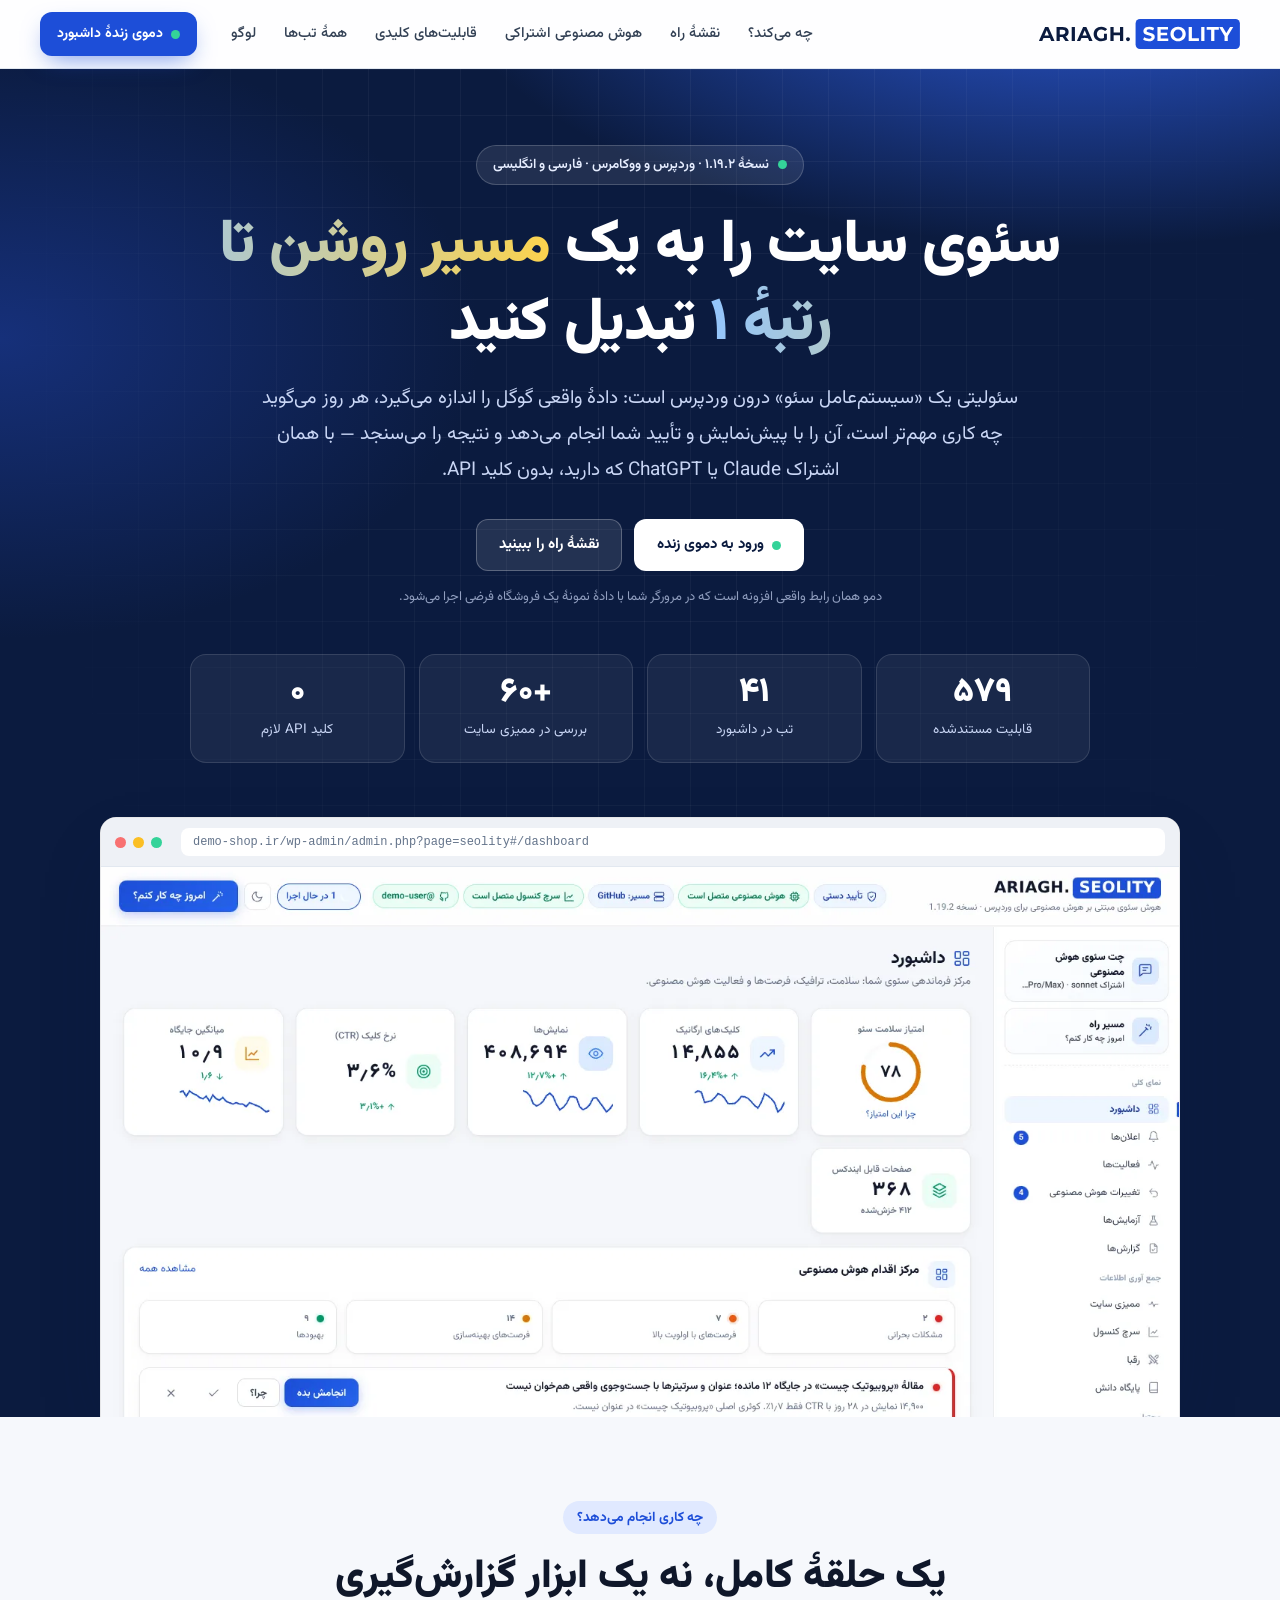
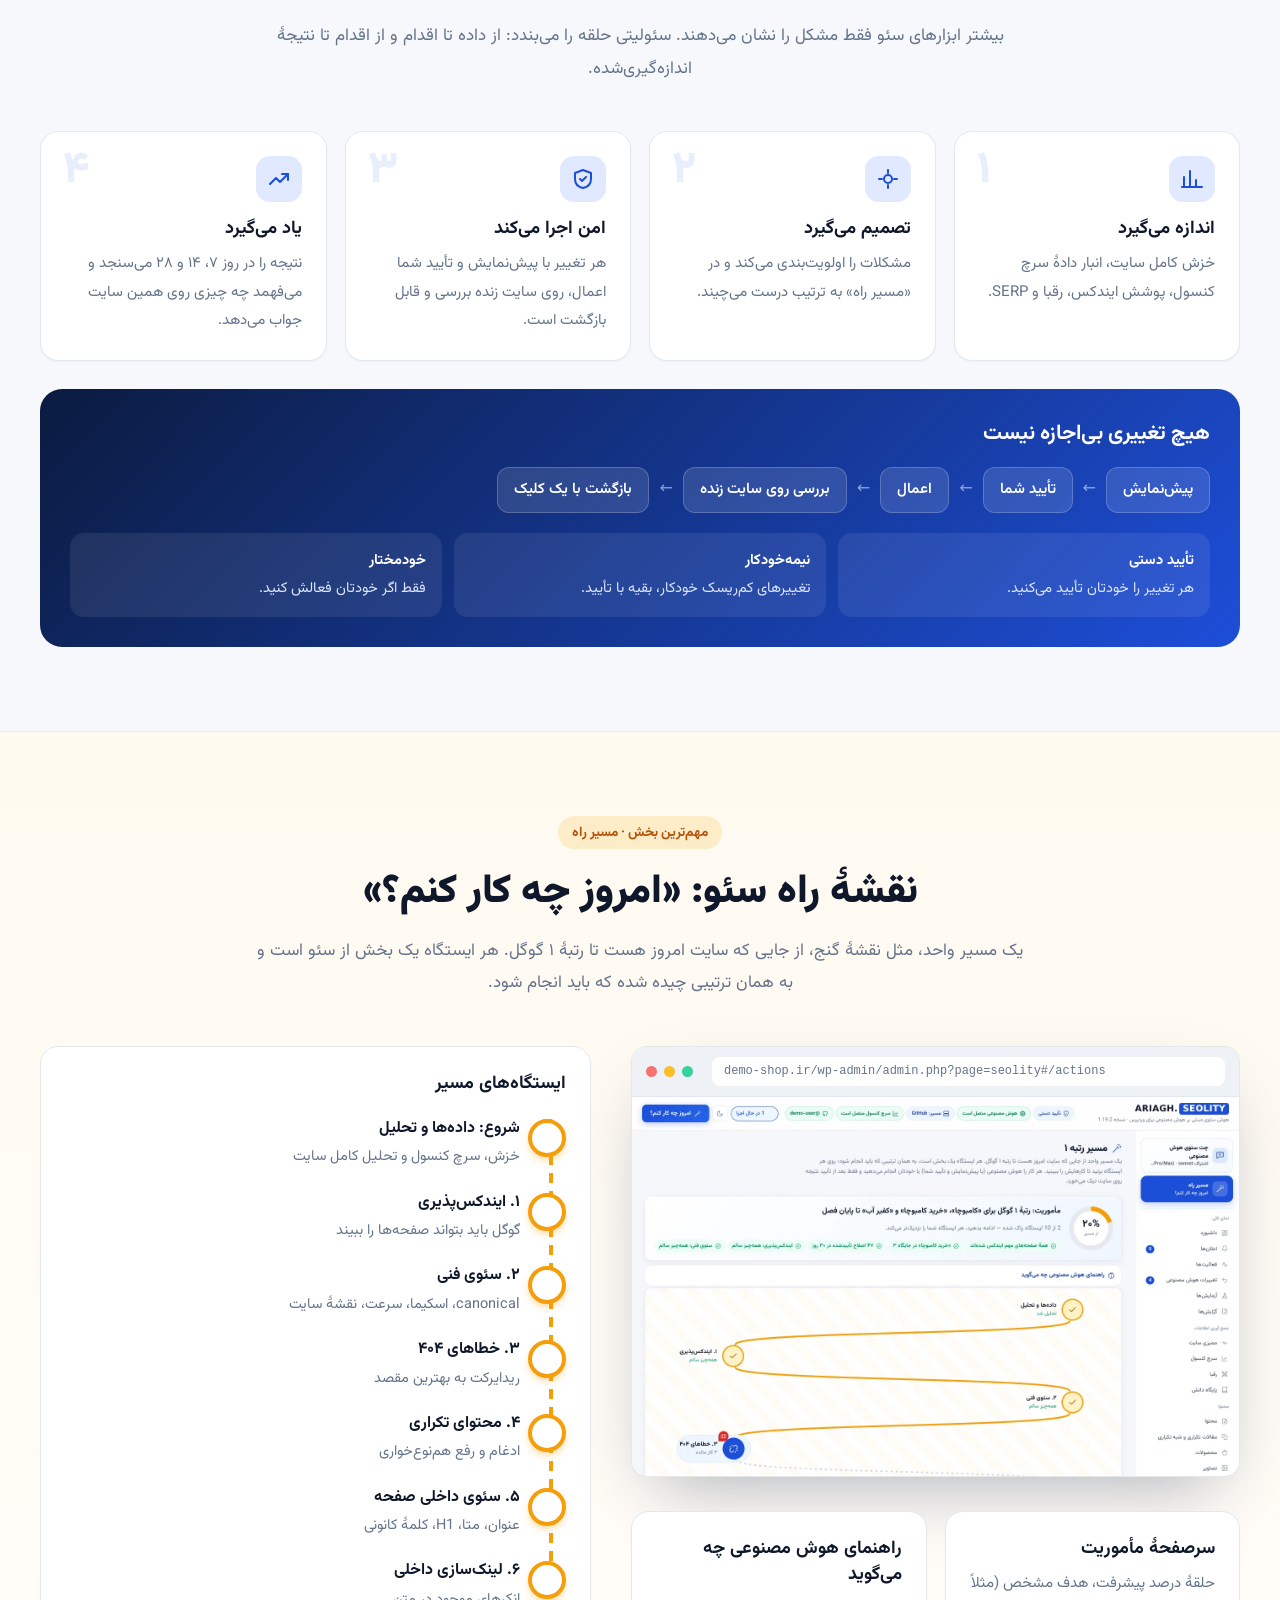
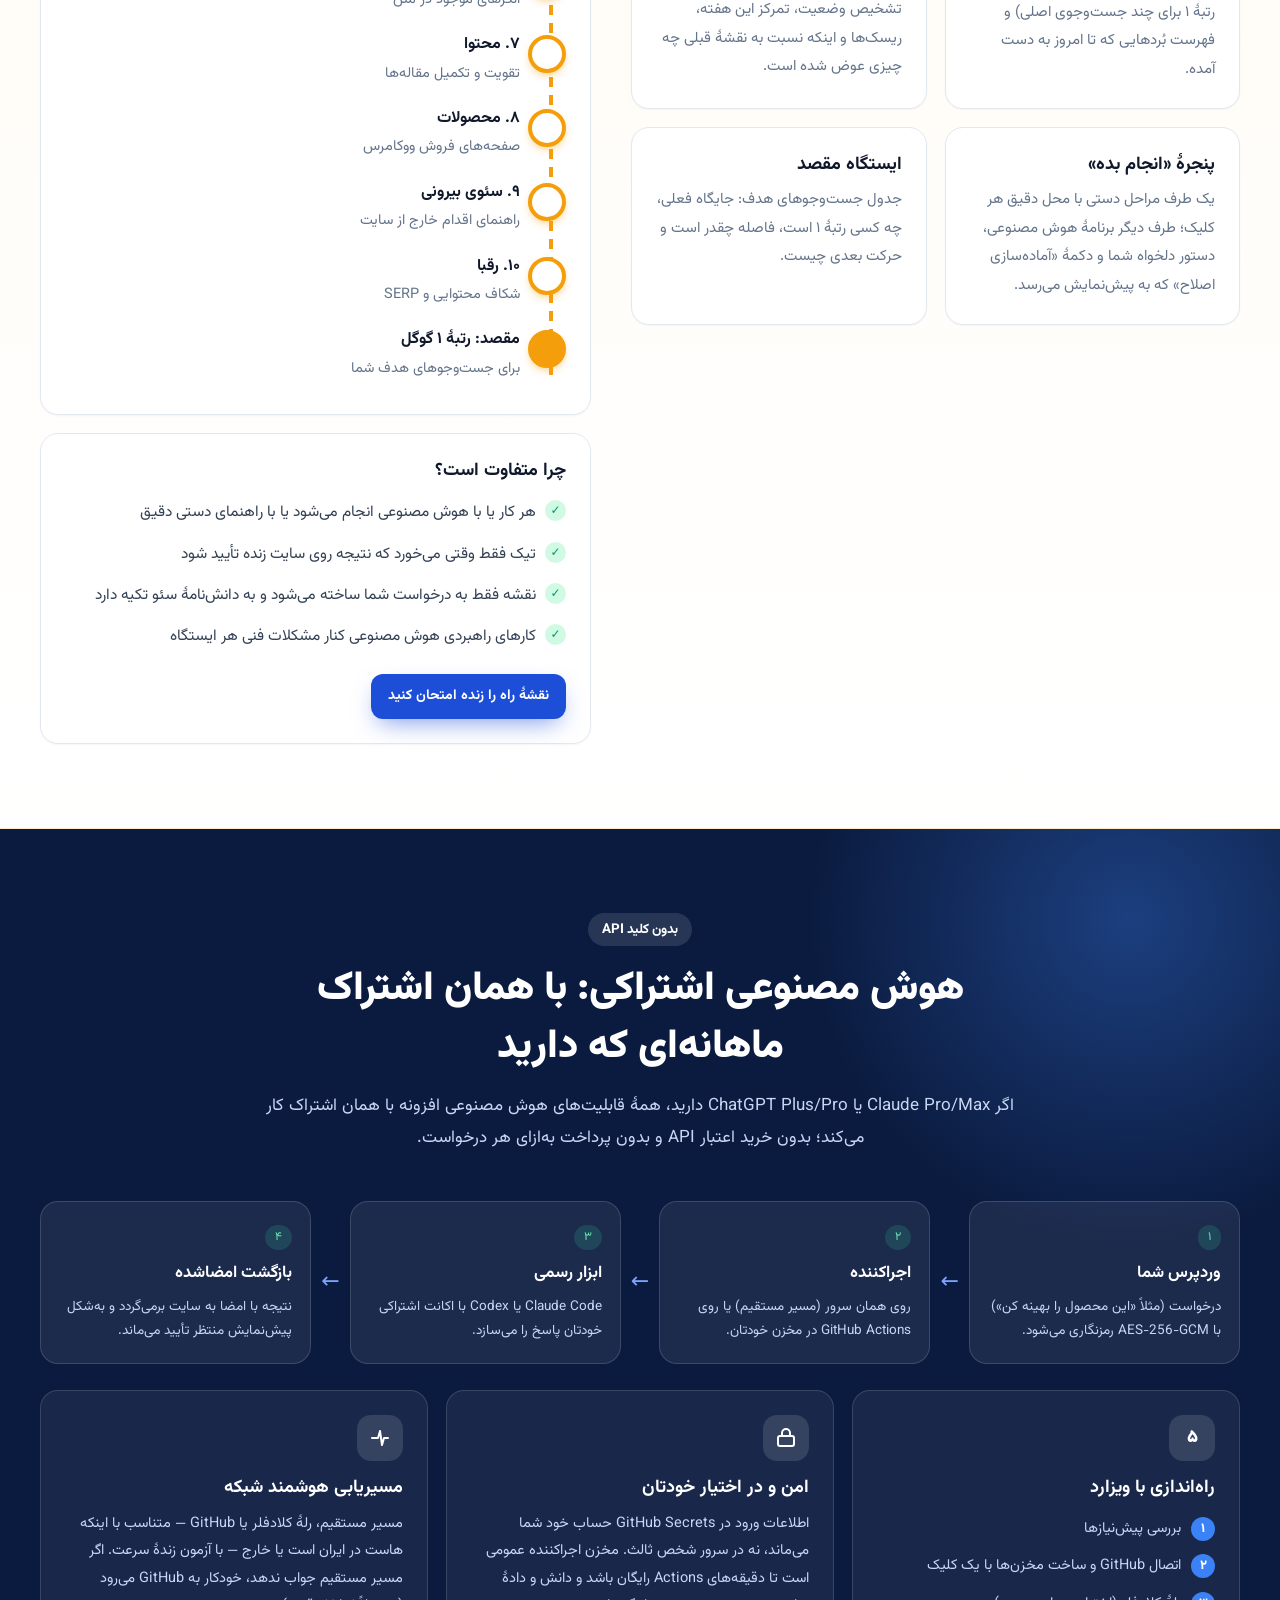
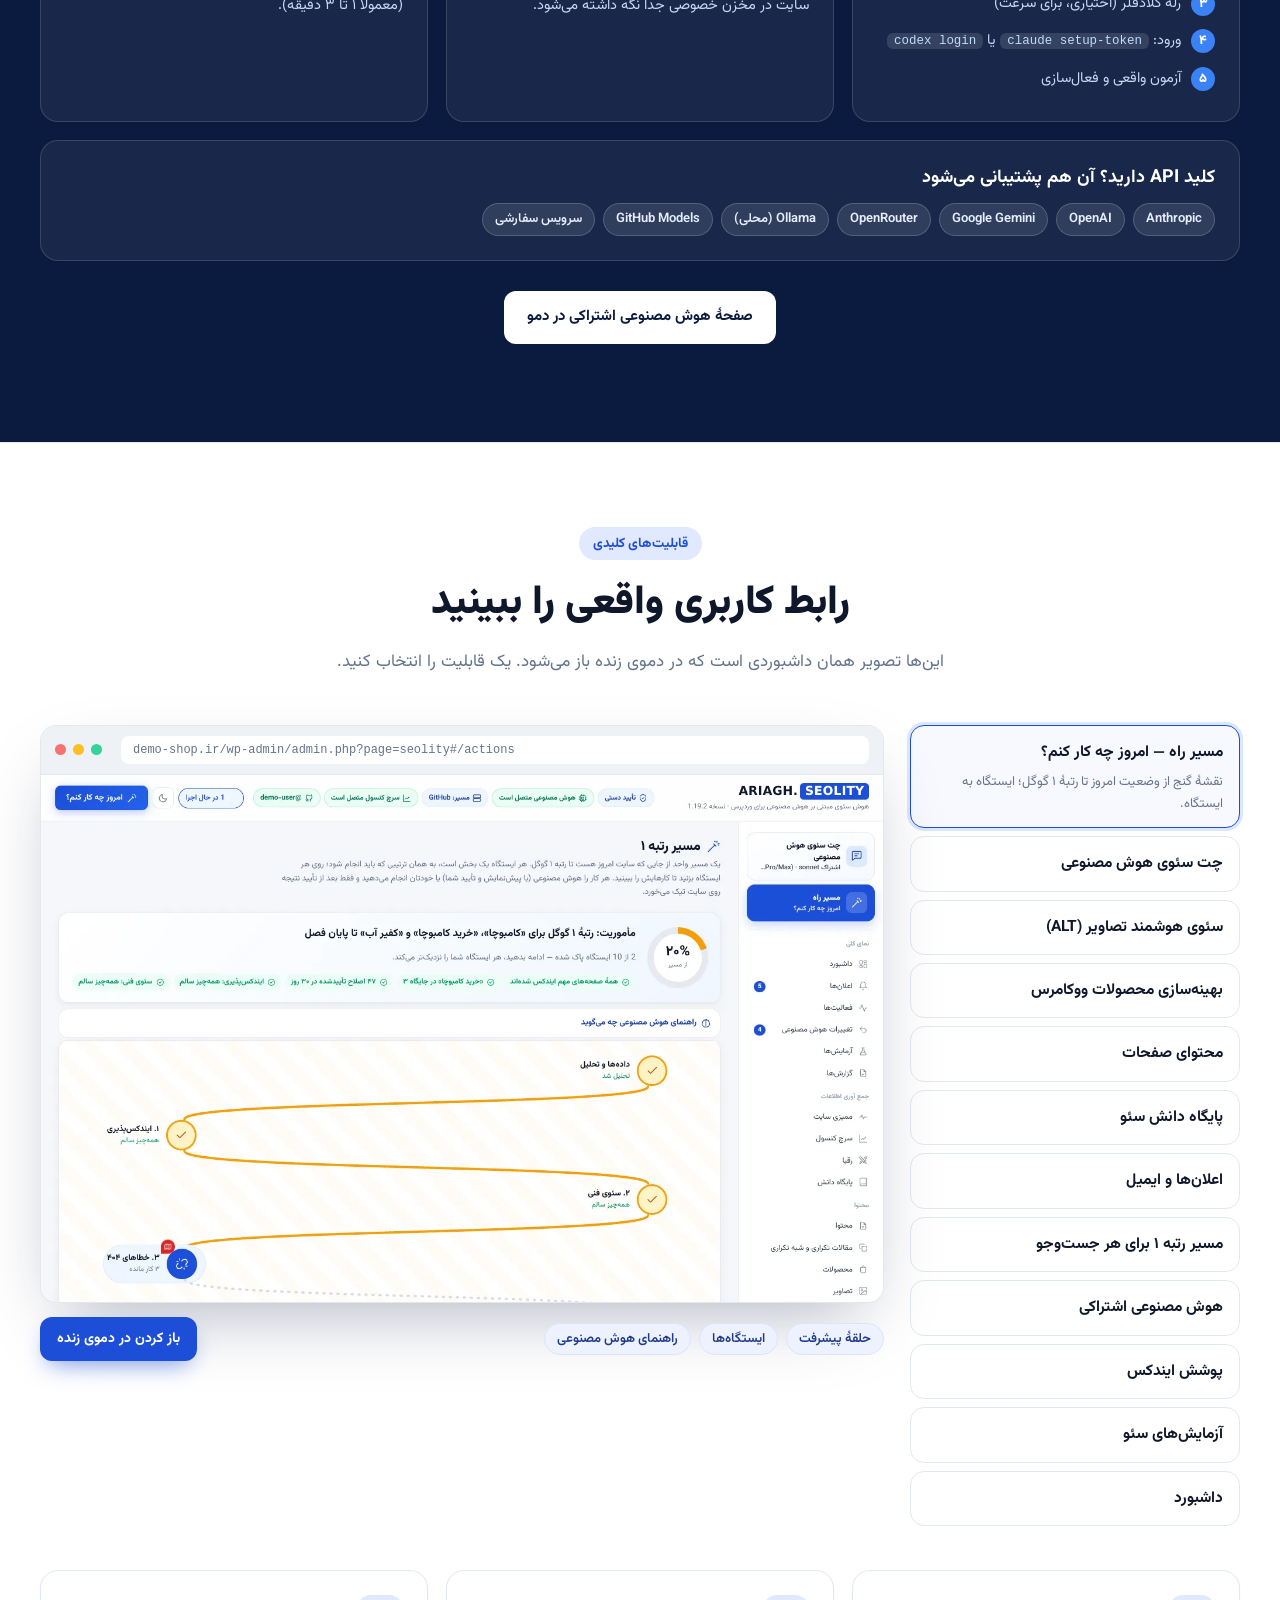
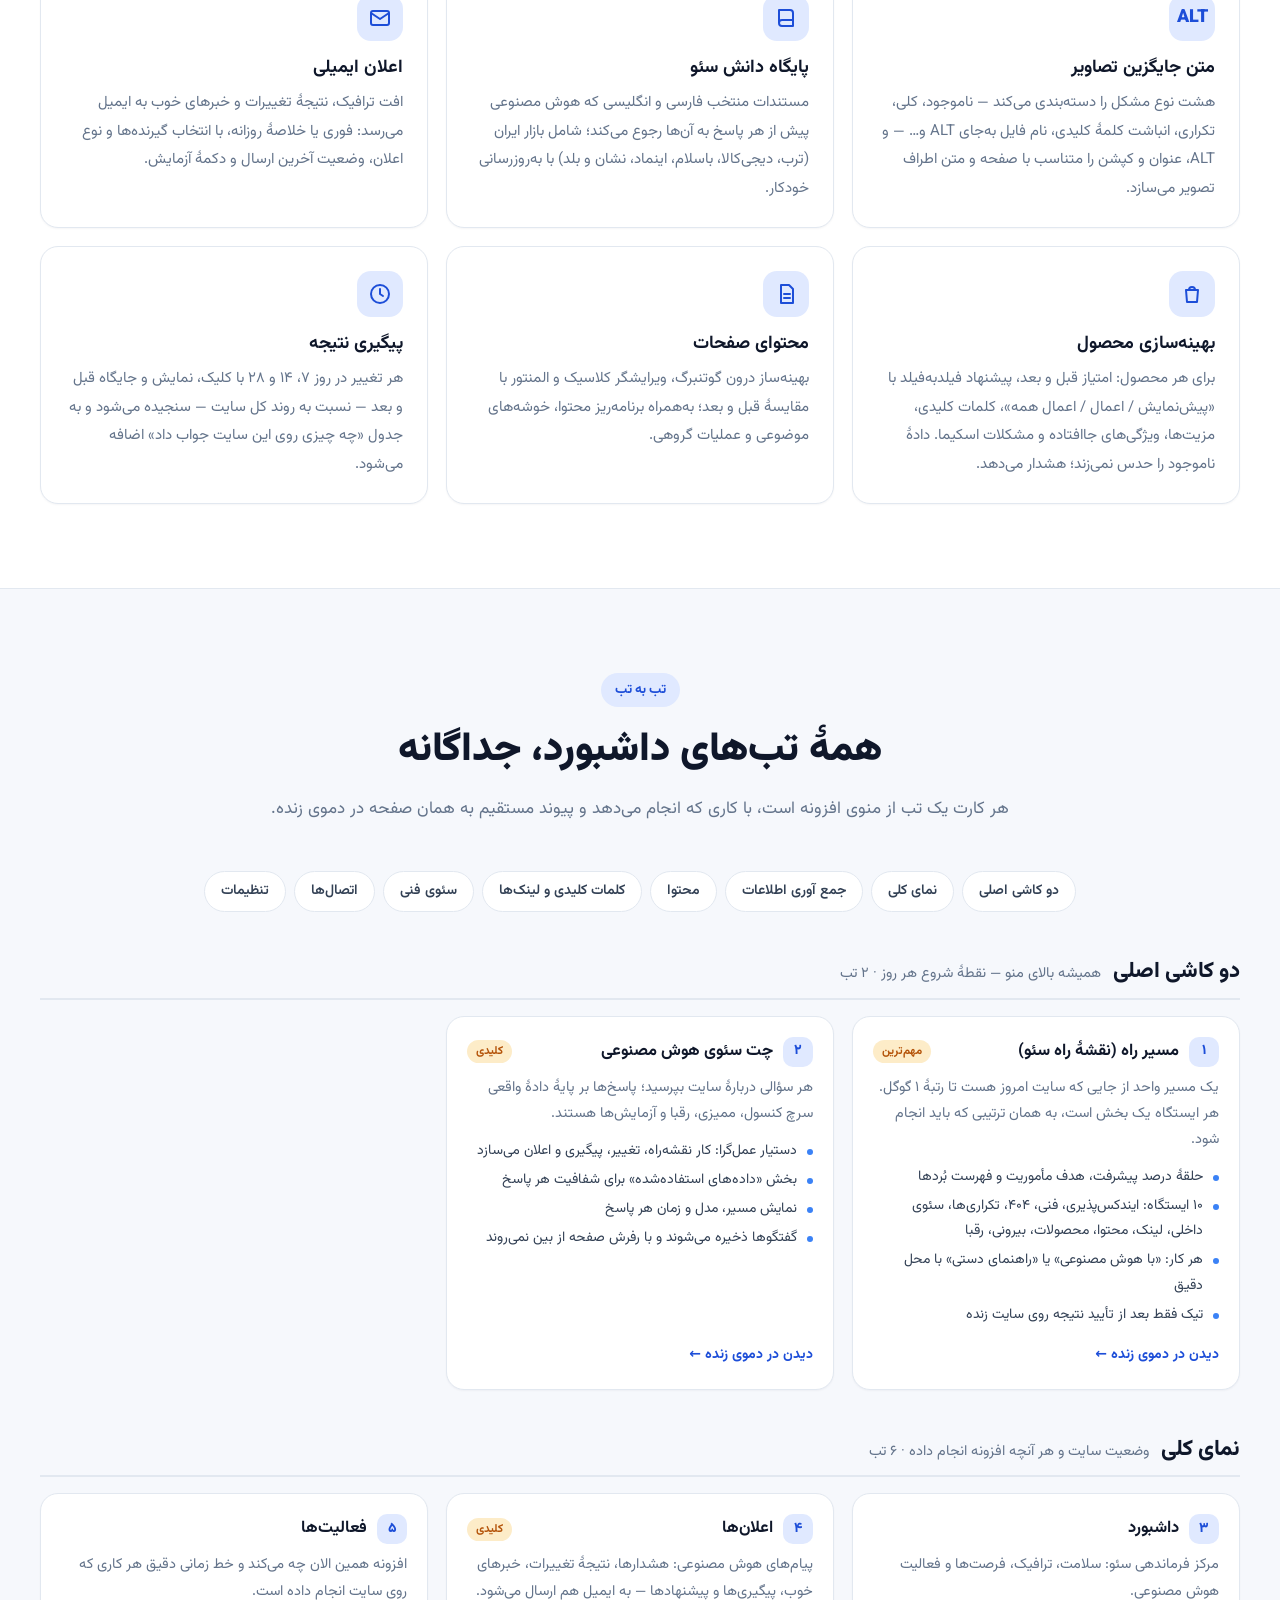
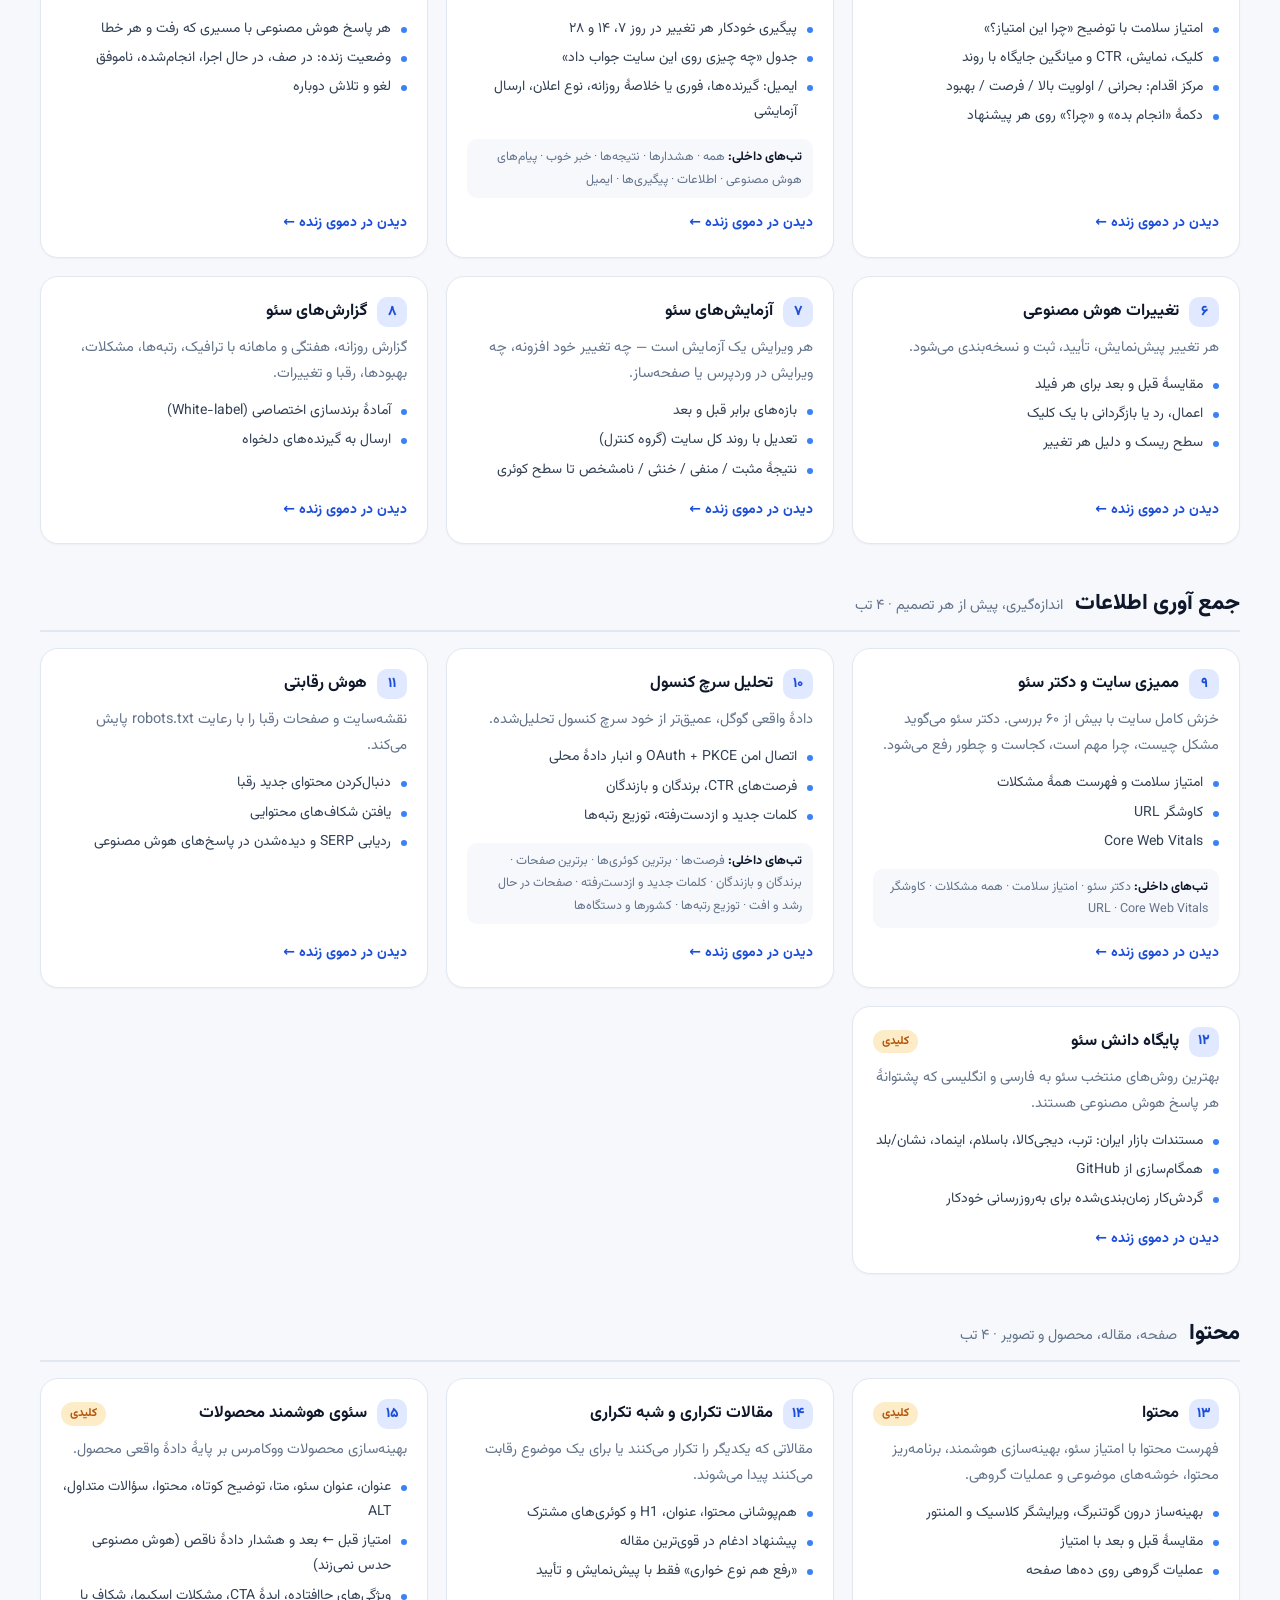
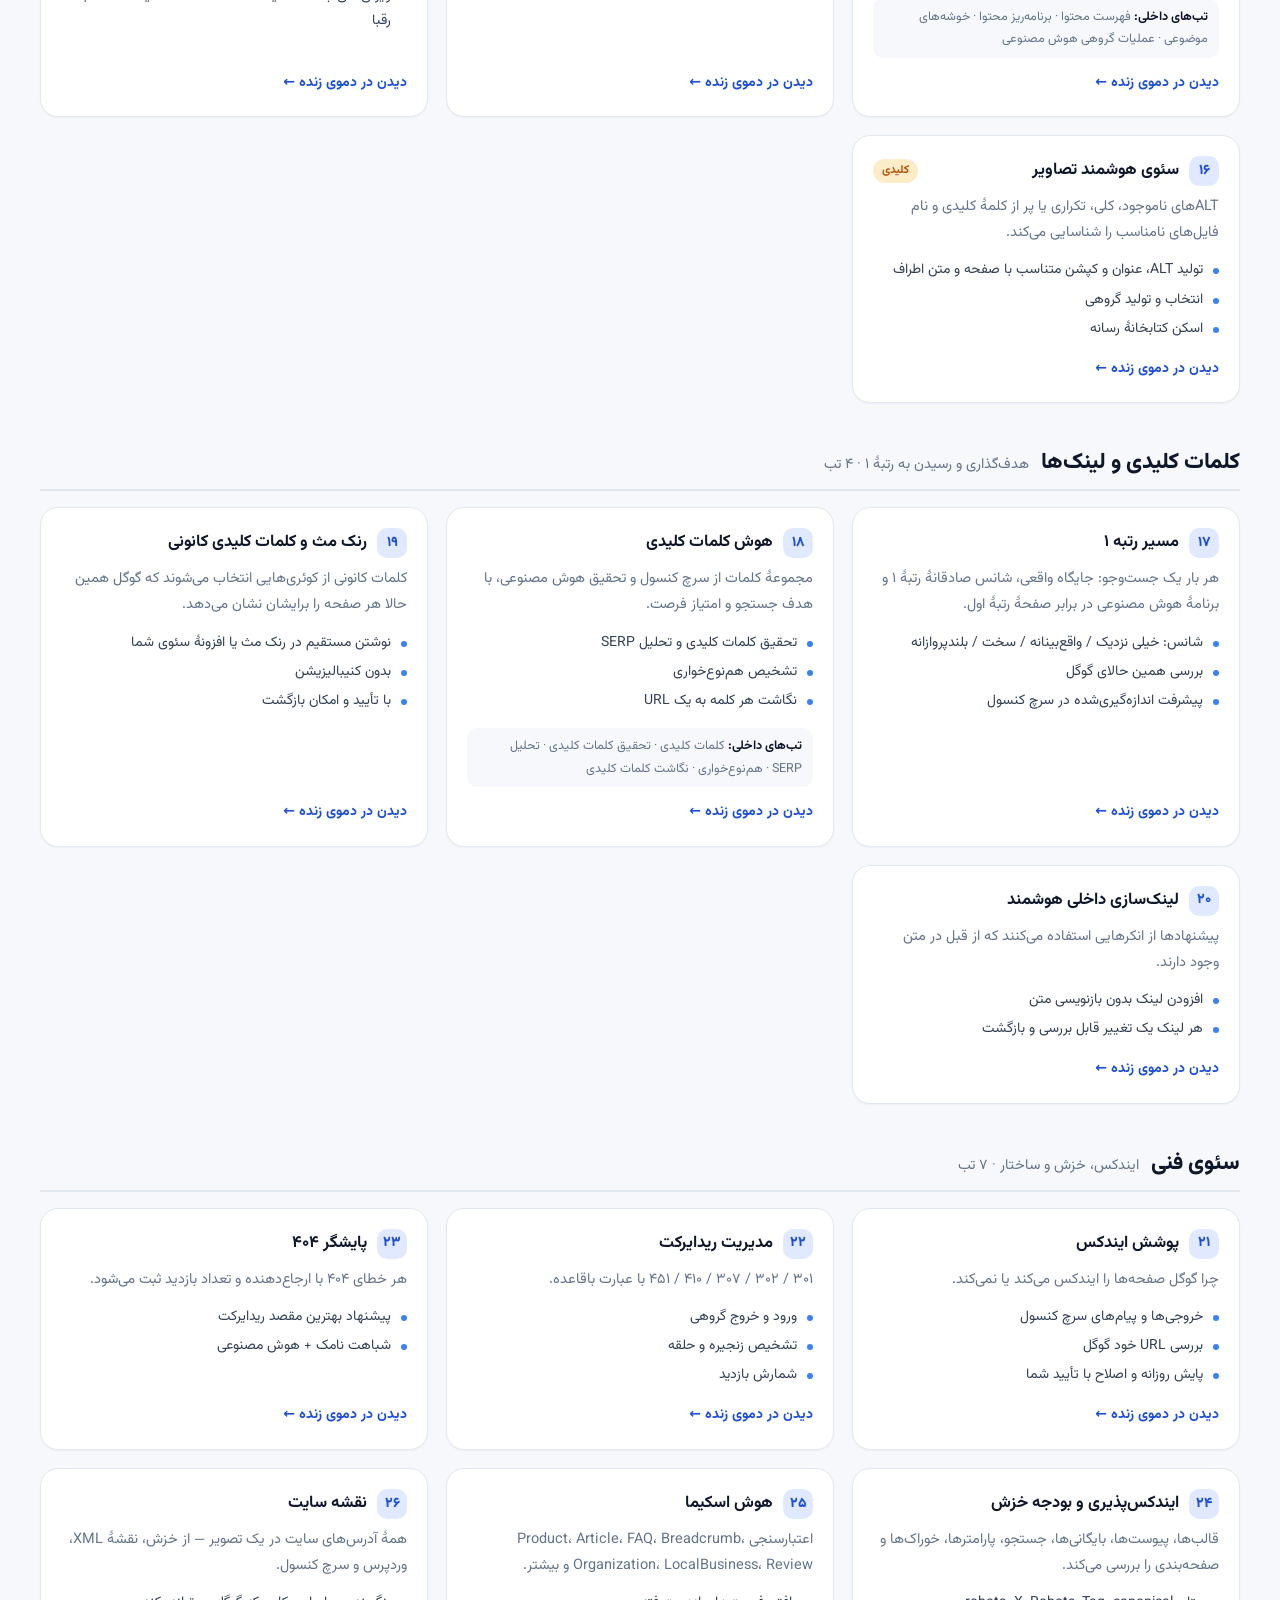
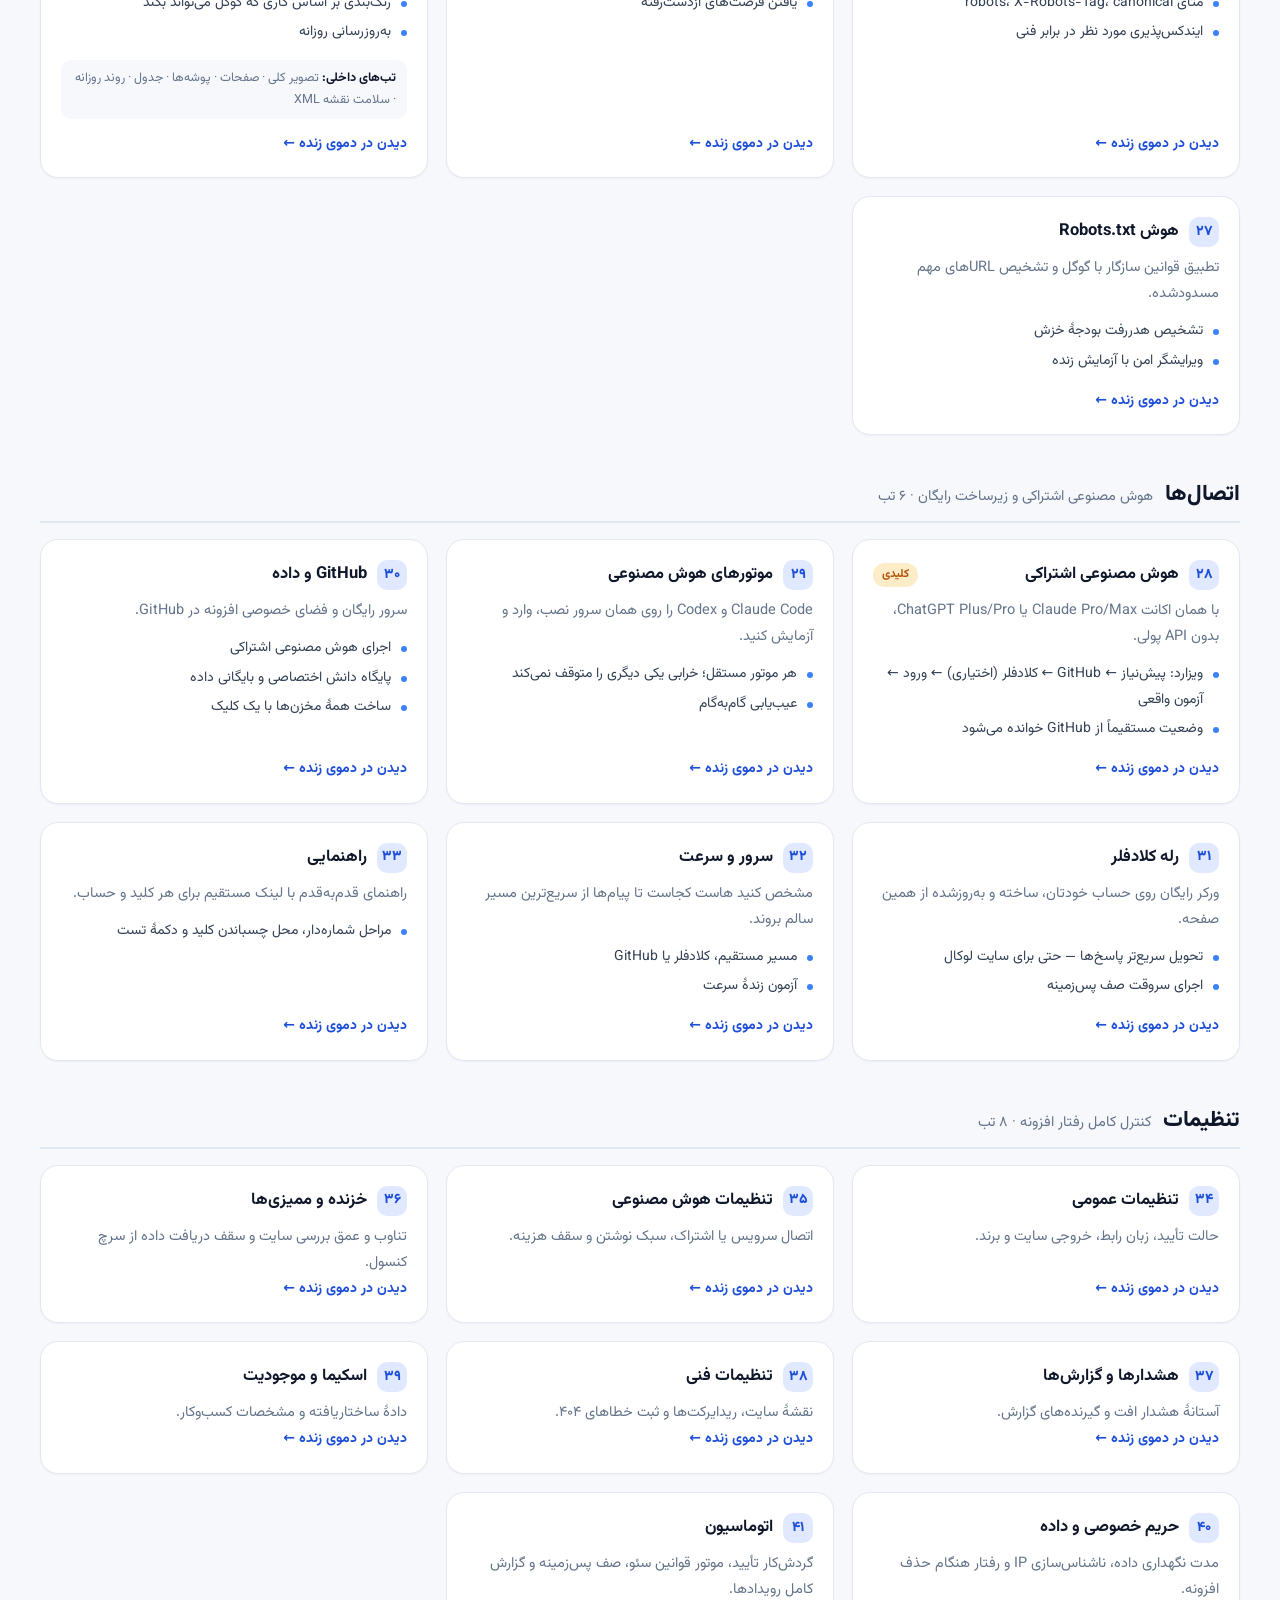
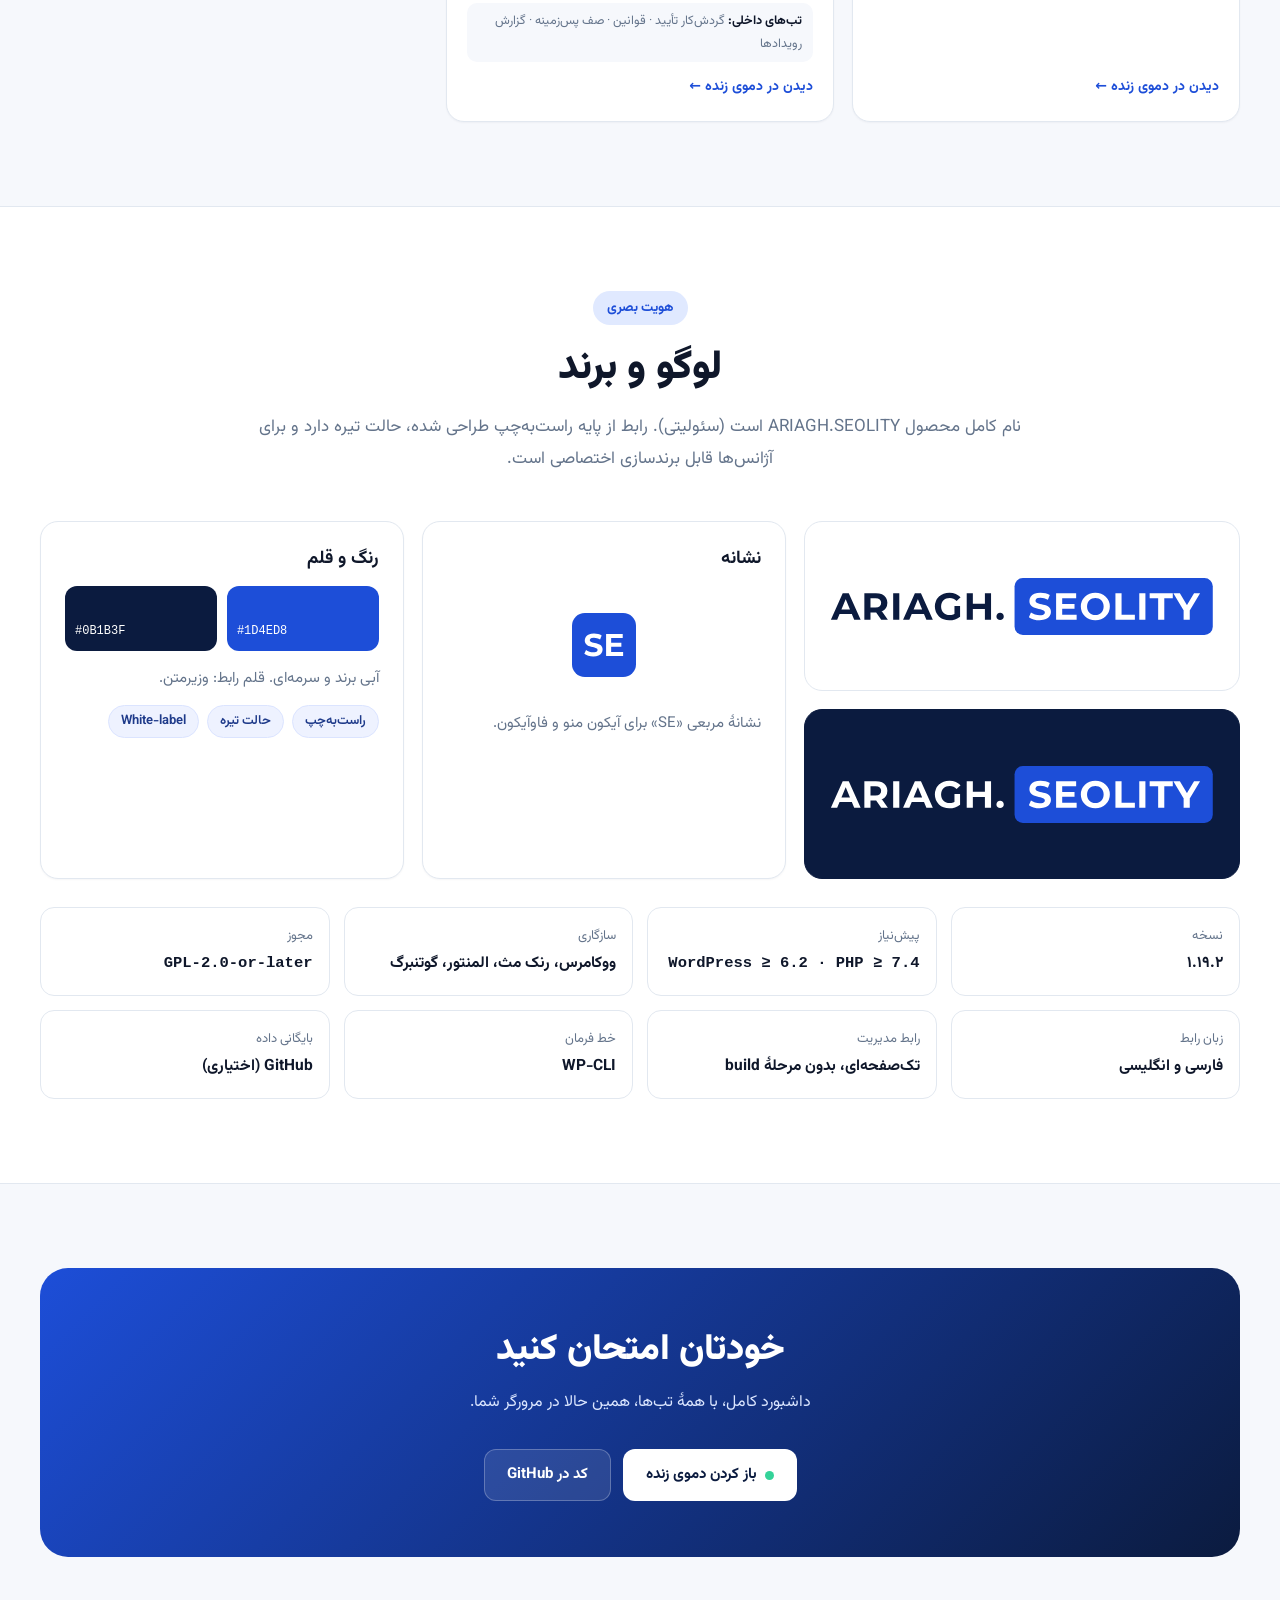
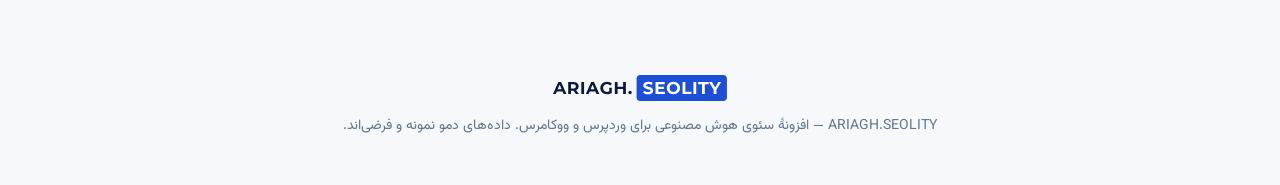
<file: index.html>
<!doctype html>
<html lang="fa" dir="rtl">
<head>
<meta charset="utf-8">
<title>ARIAGH.SEOLITY</title>
<meta http-equiv="refresh" content="0; url=site/">
<link rel="canonical" href="site/">
<script>location.replace( 'site/' + location.hash );</script>
</head>
<body><p><a href="site/">ARIAGH.SEOLITY — ورود به سایت</a></p></body>
</html>
</file>
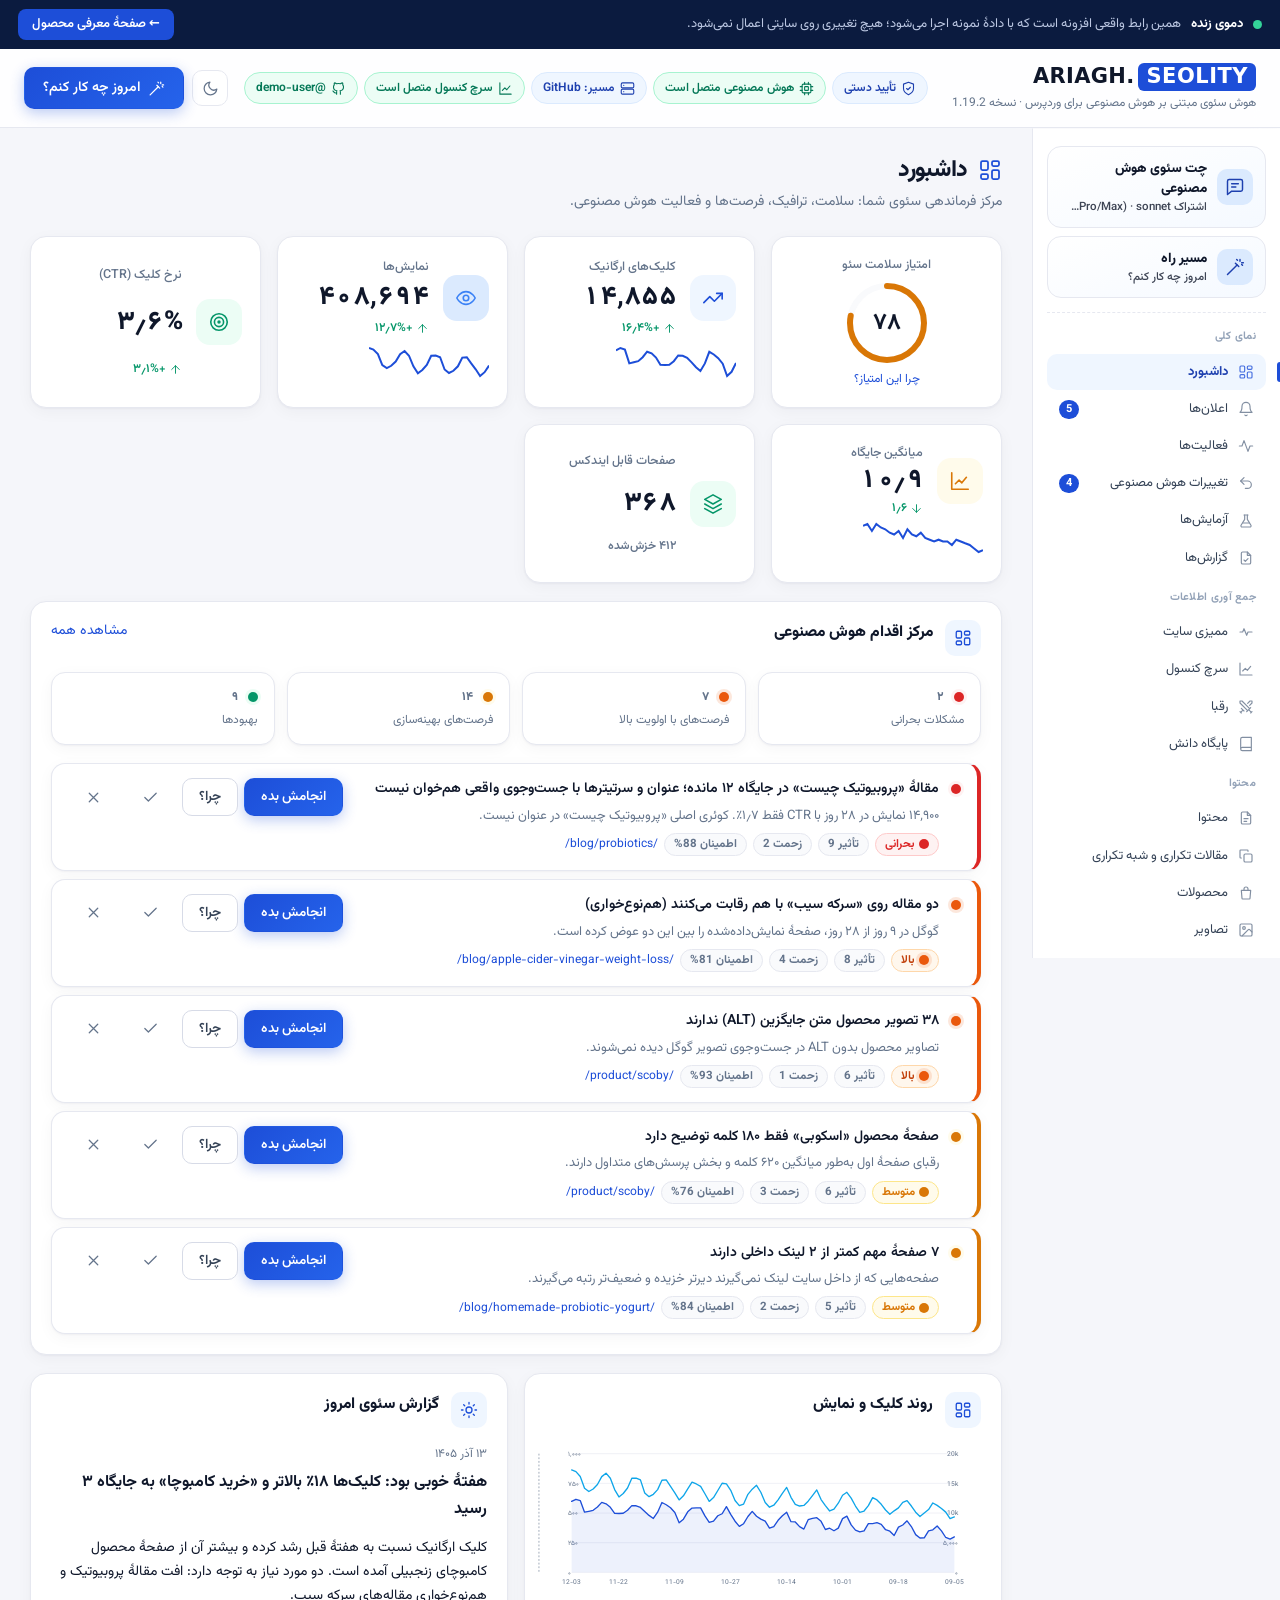
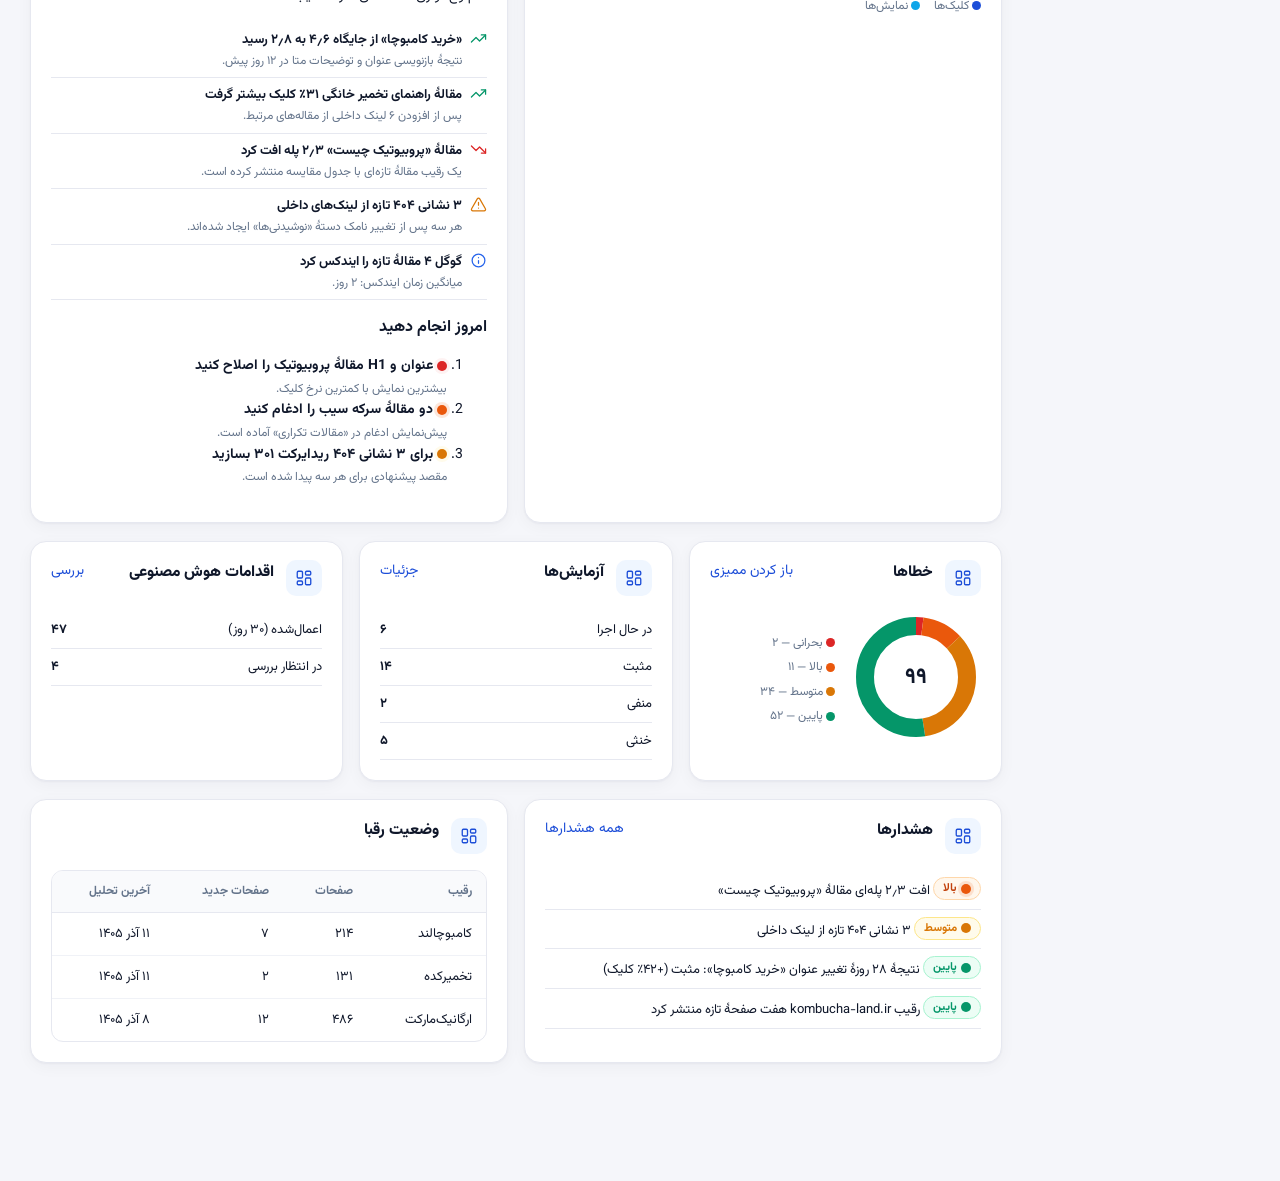
<file: demo/index.html>
<!doctype html>
<html lang="fa" dir="rtl">
<head>
<meta charset="utf-8">
<title>ARIAGH.SEOLITY</title>
<meta http-equiv="refresh" content="0; url=../site/demo/">
<link rel="canonical" href="../site/demo/">
<script>location.replace( '../site/demo/' + location.hash );</script>
</head>
<body><p><a href="../site/demo/">ARIAGH.SEOLITY — ورود به سایت</a></p></body>
</html>
</file>
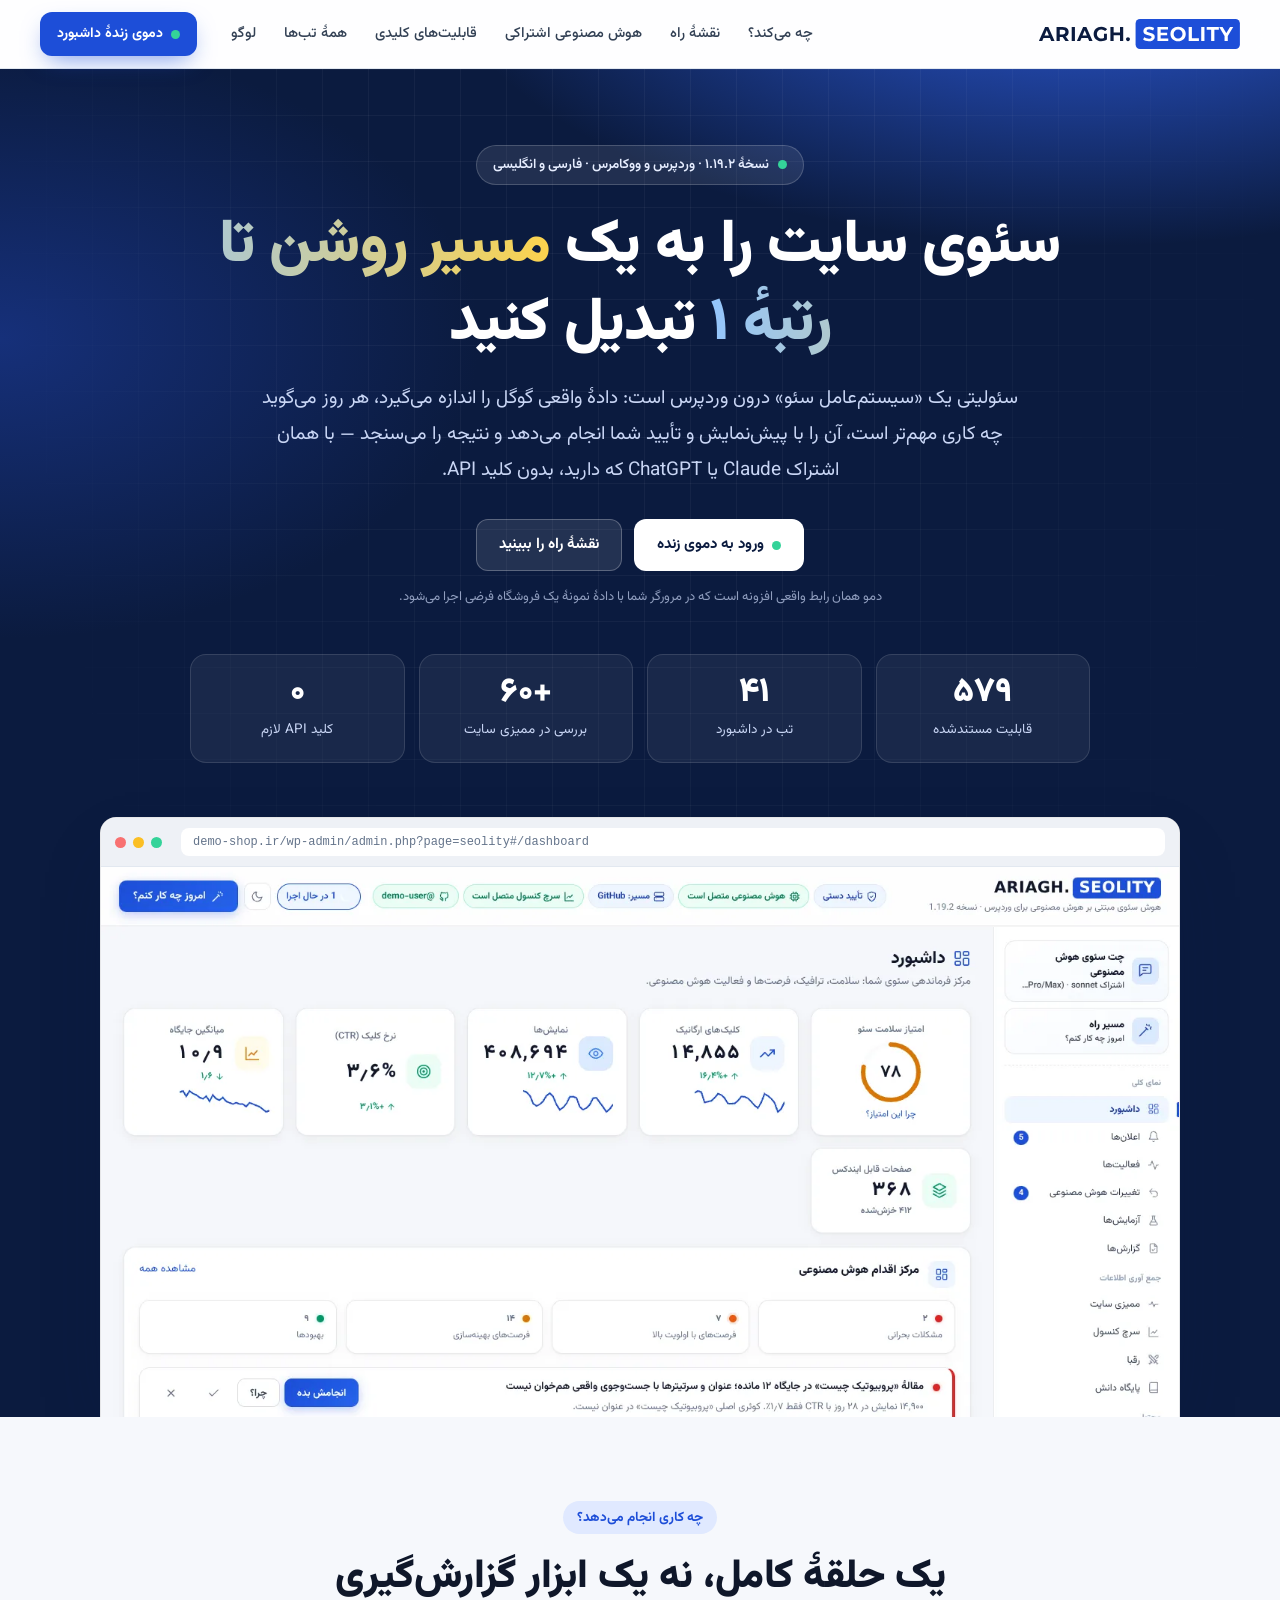
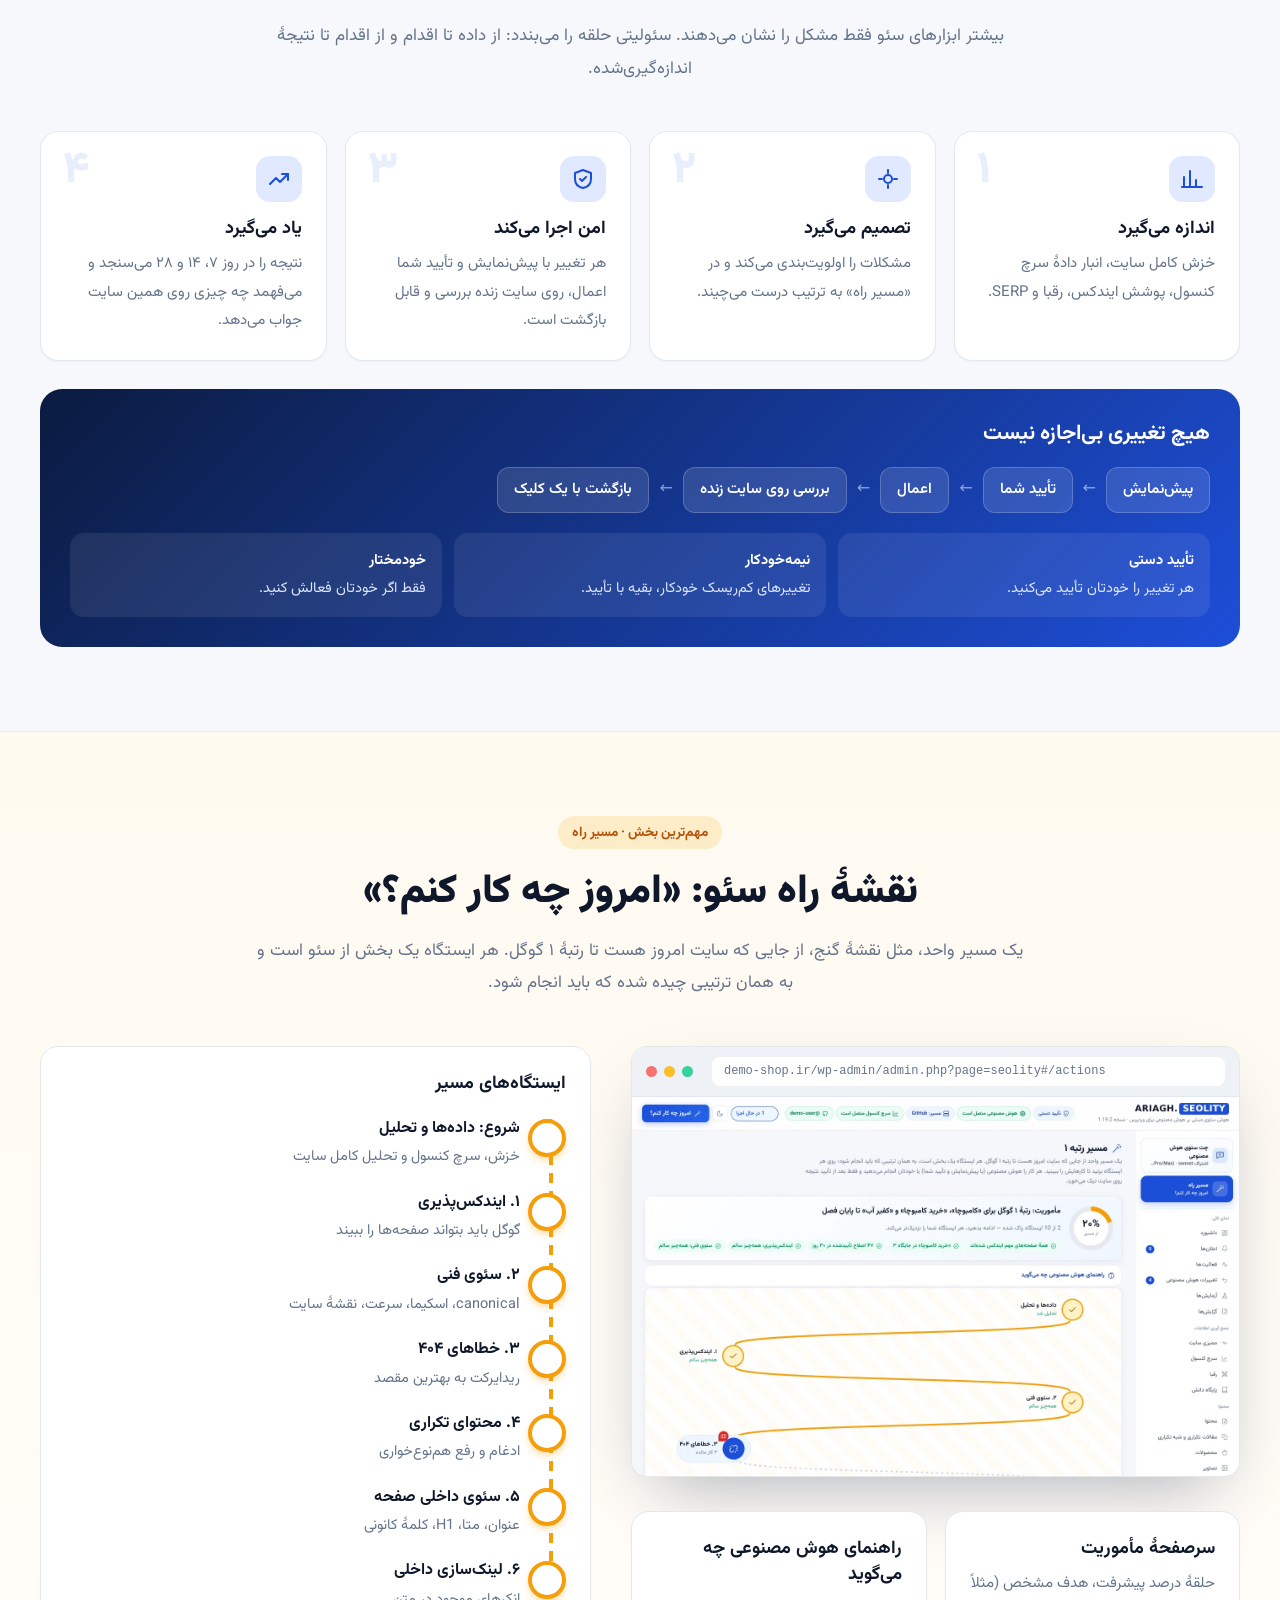
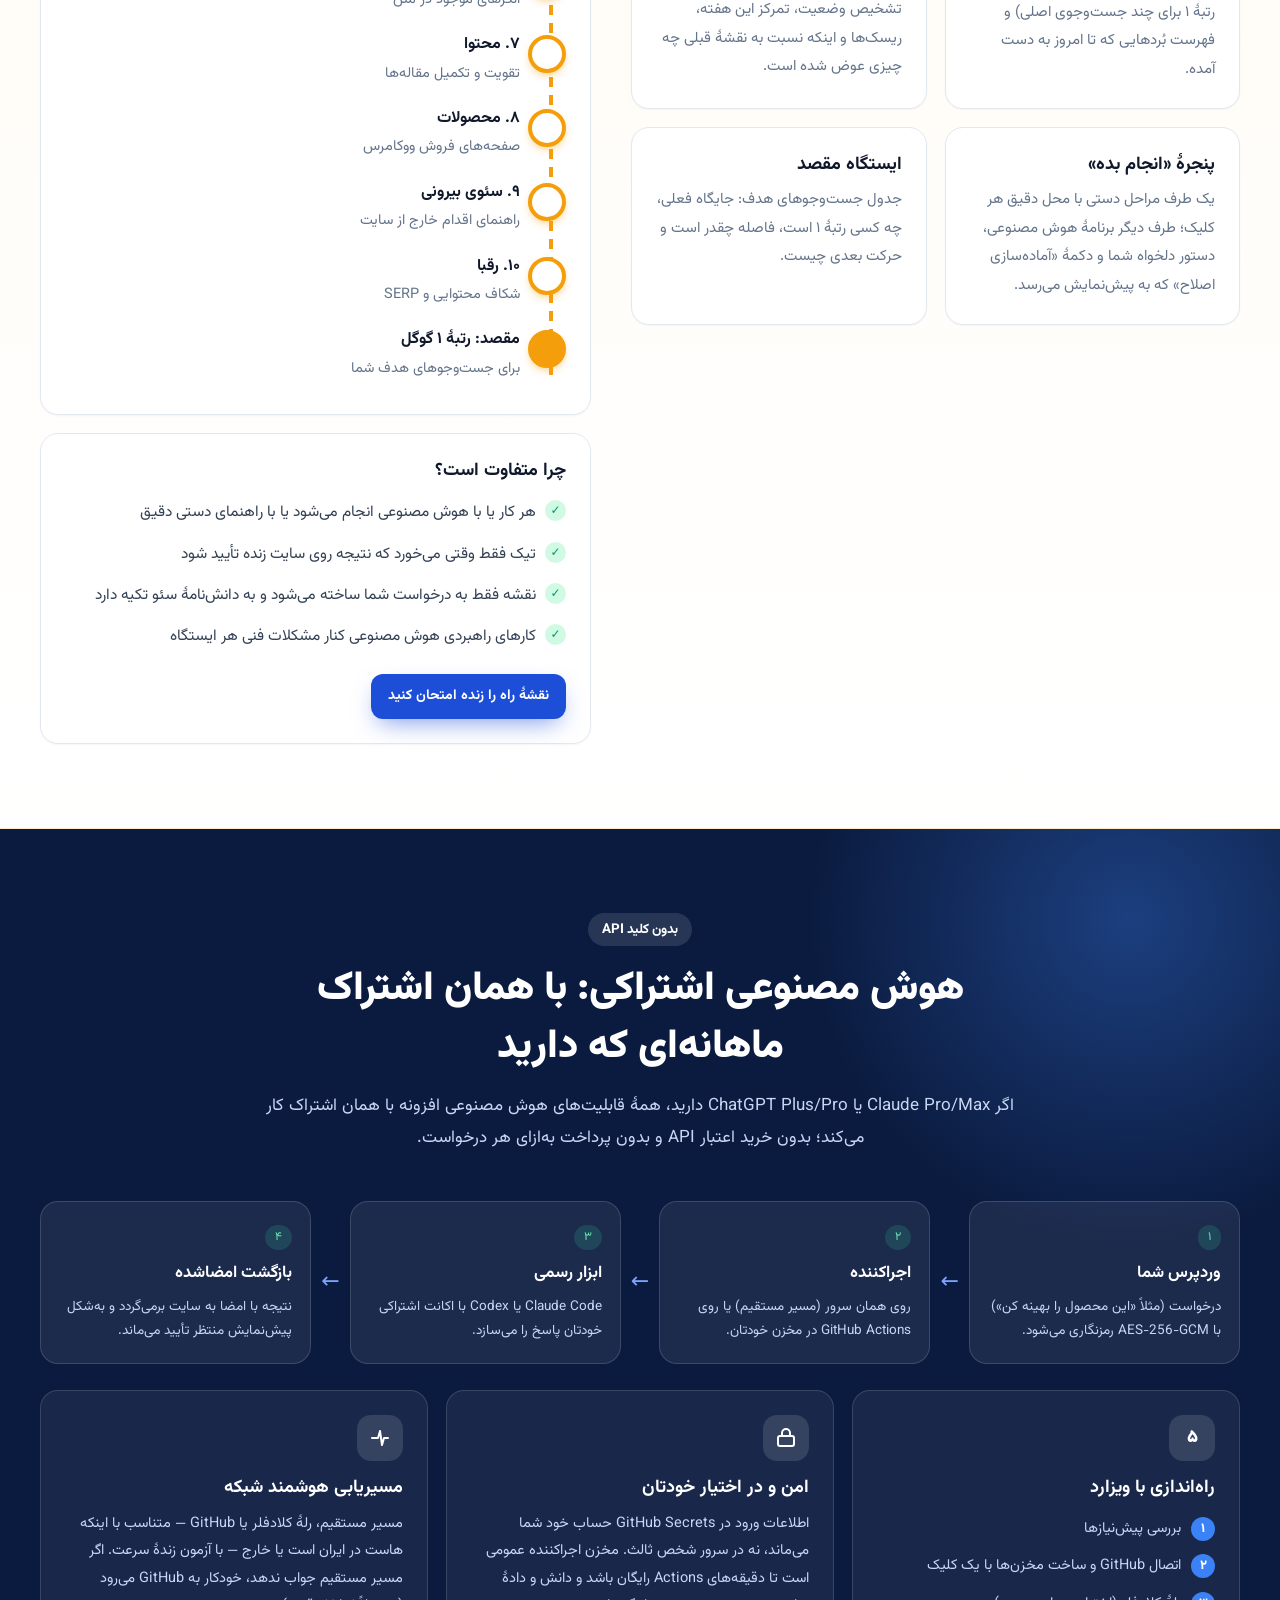
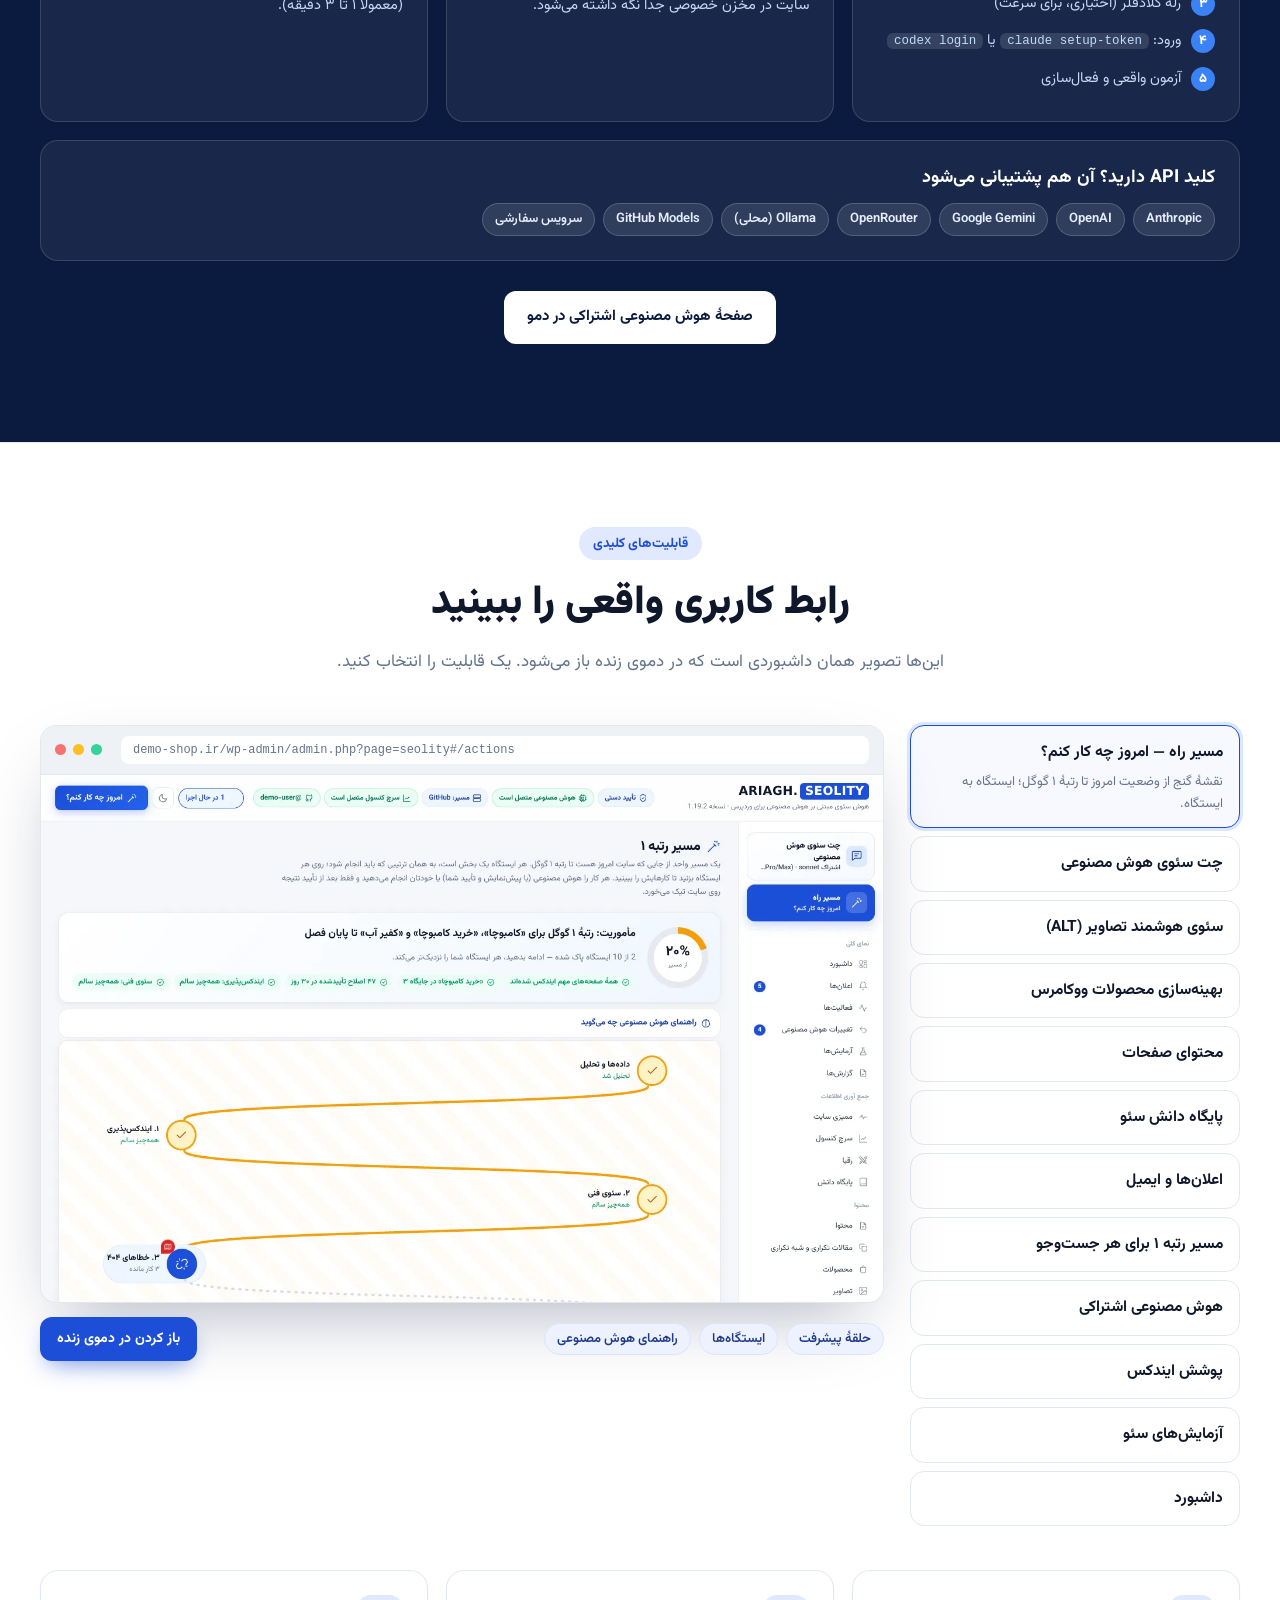
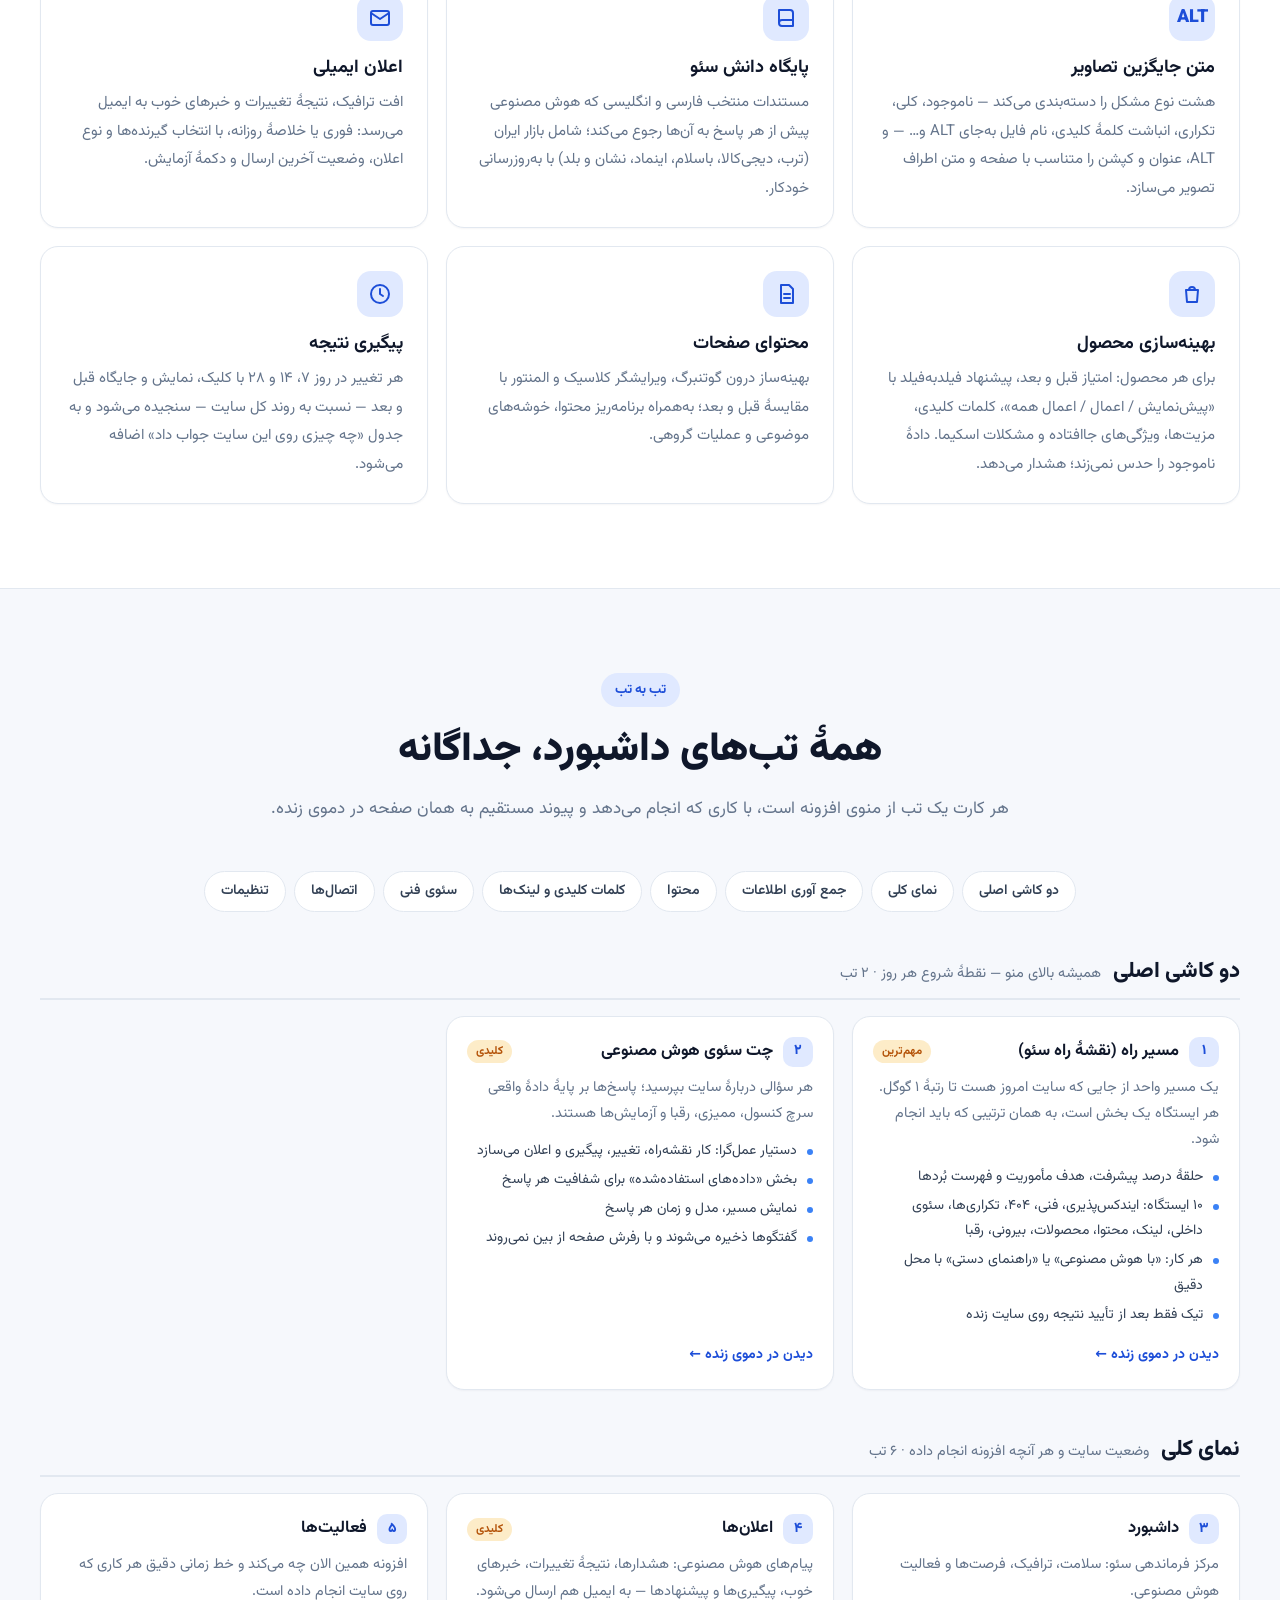
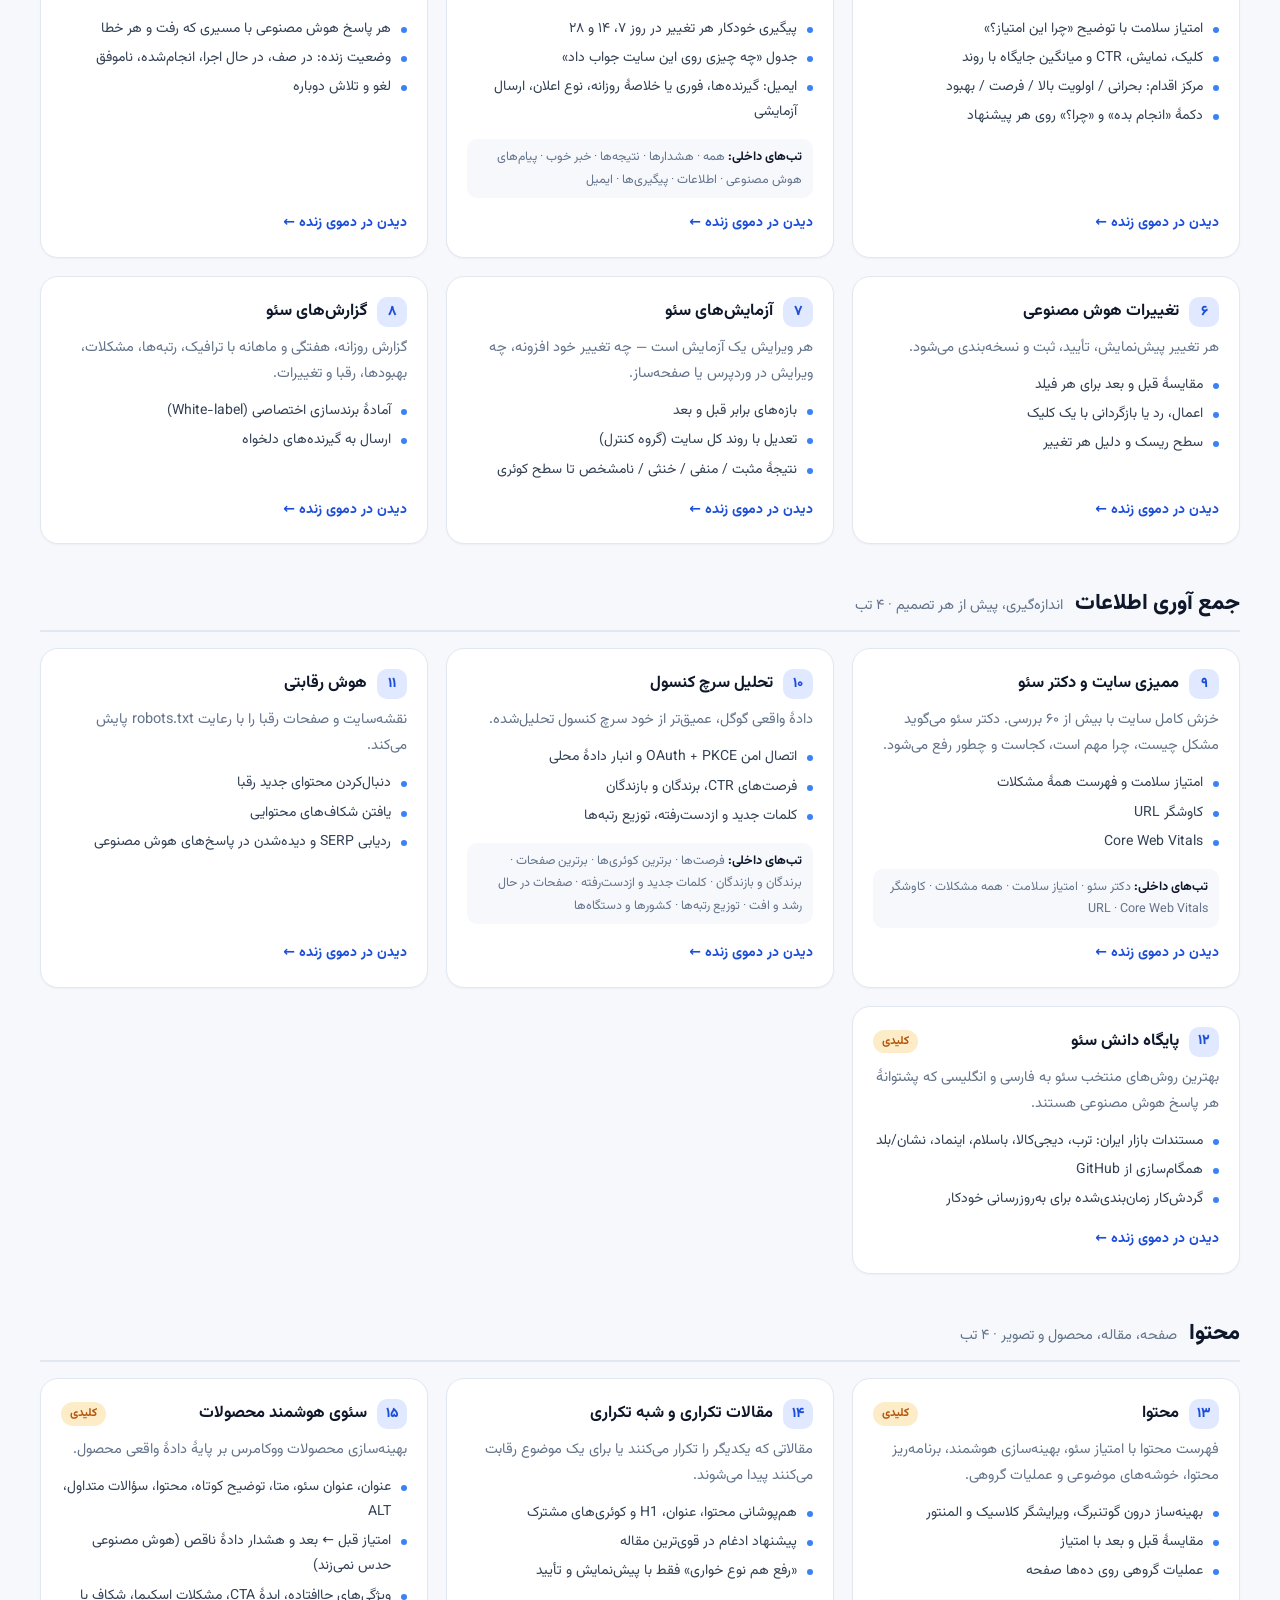
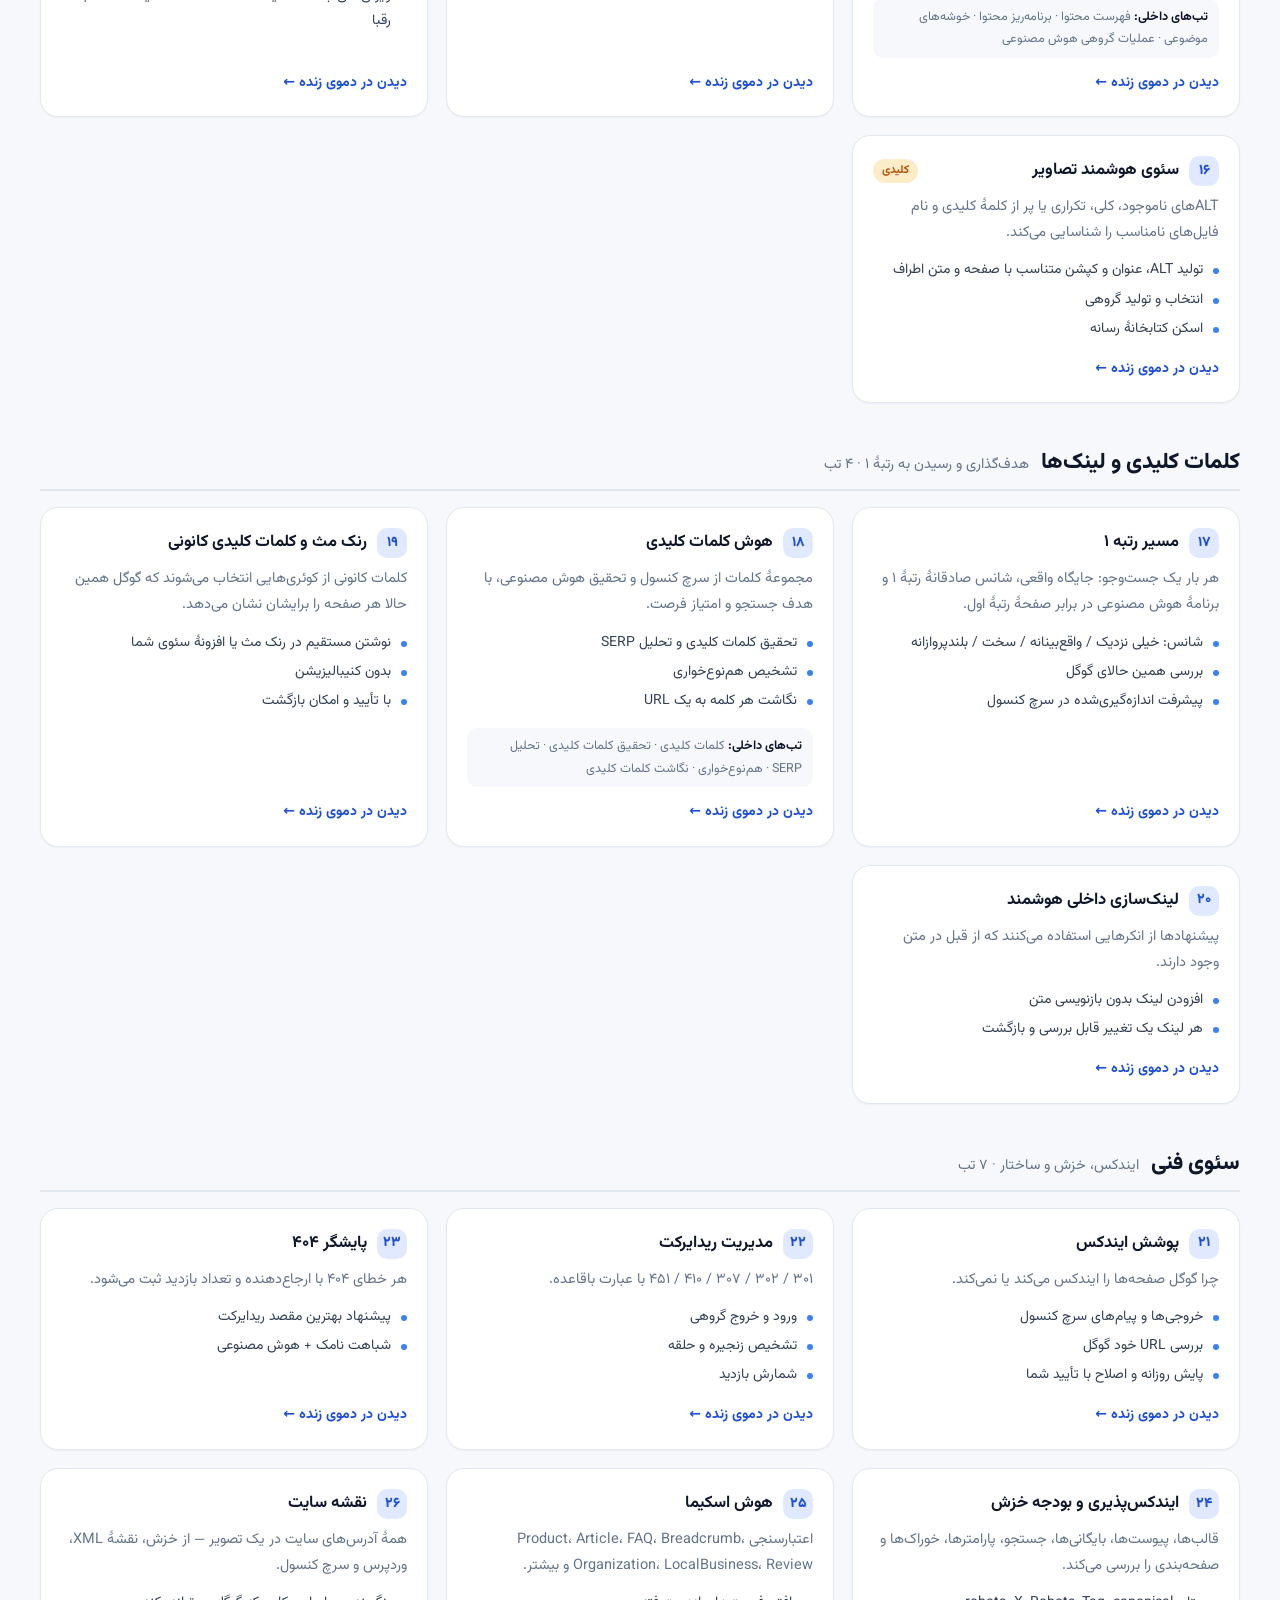
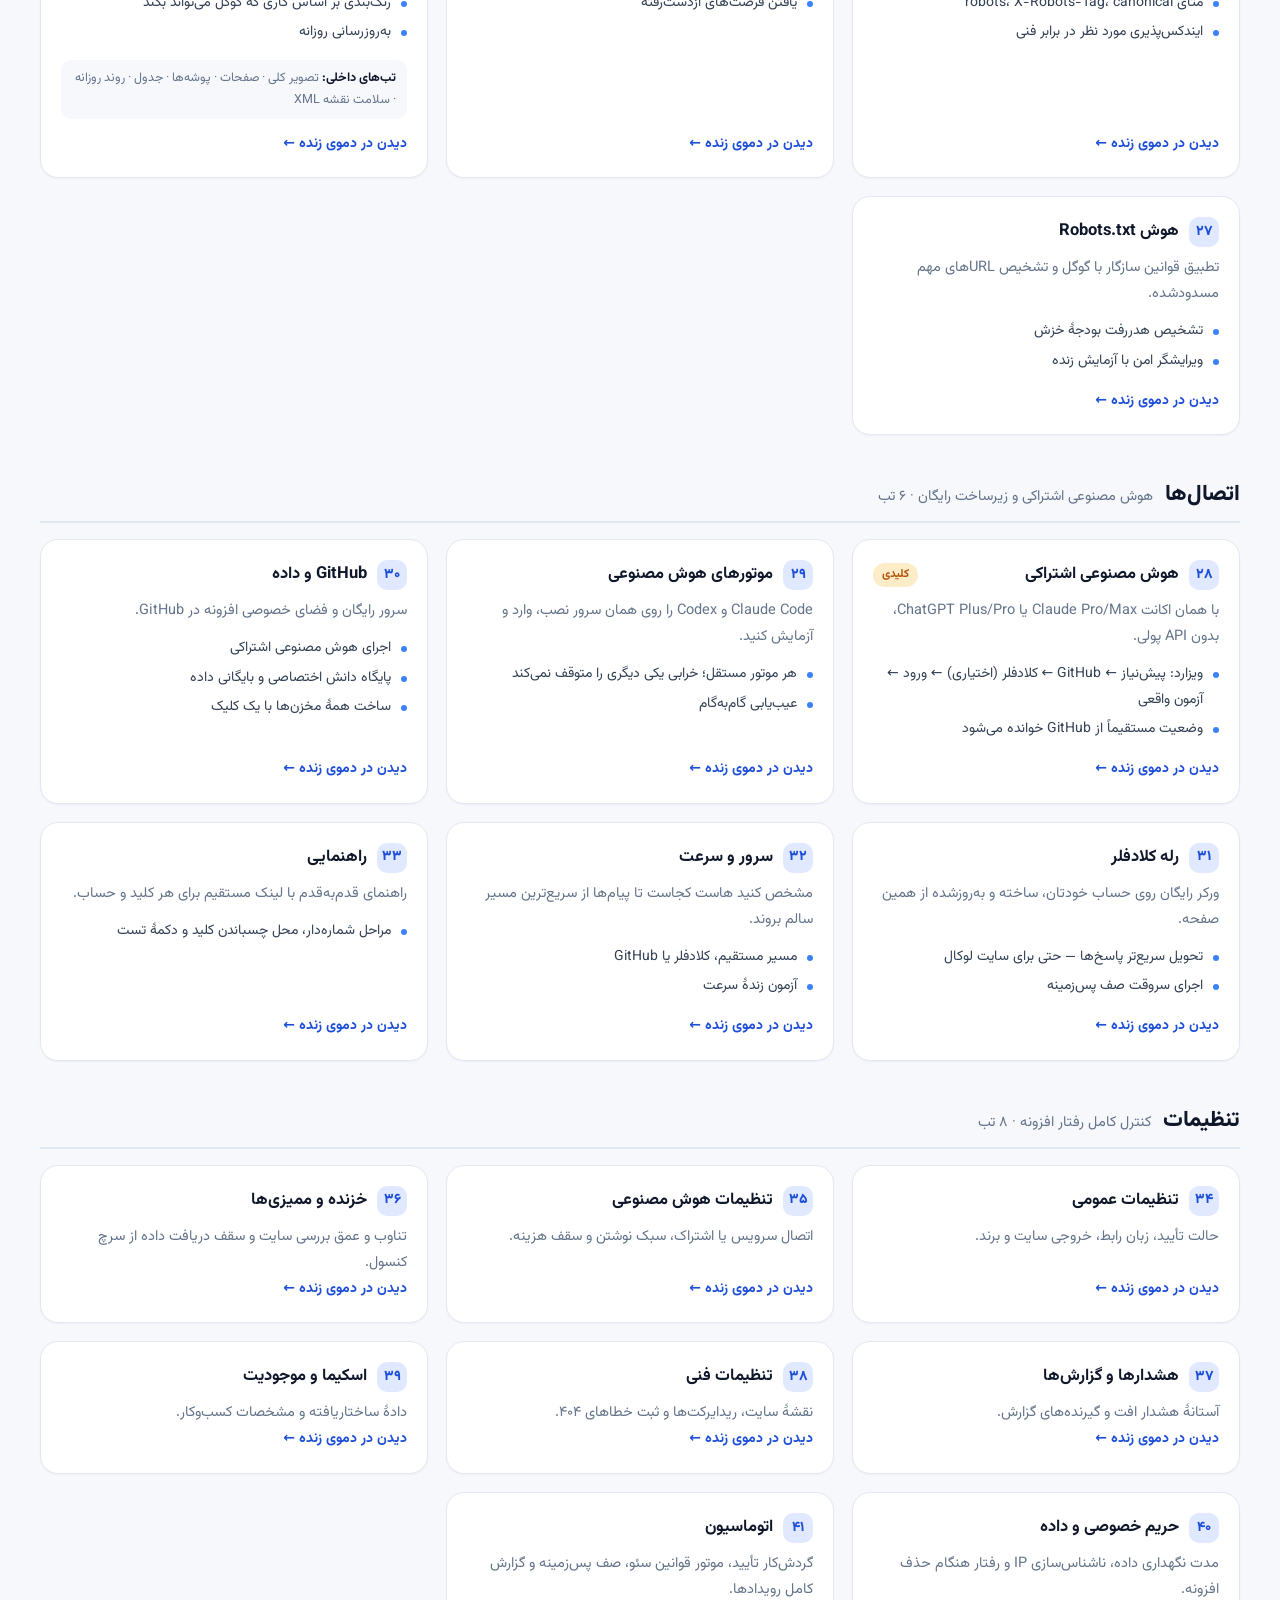
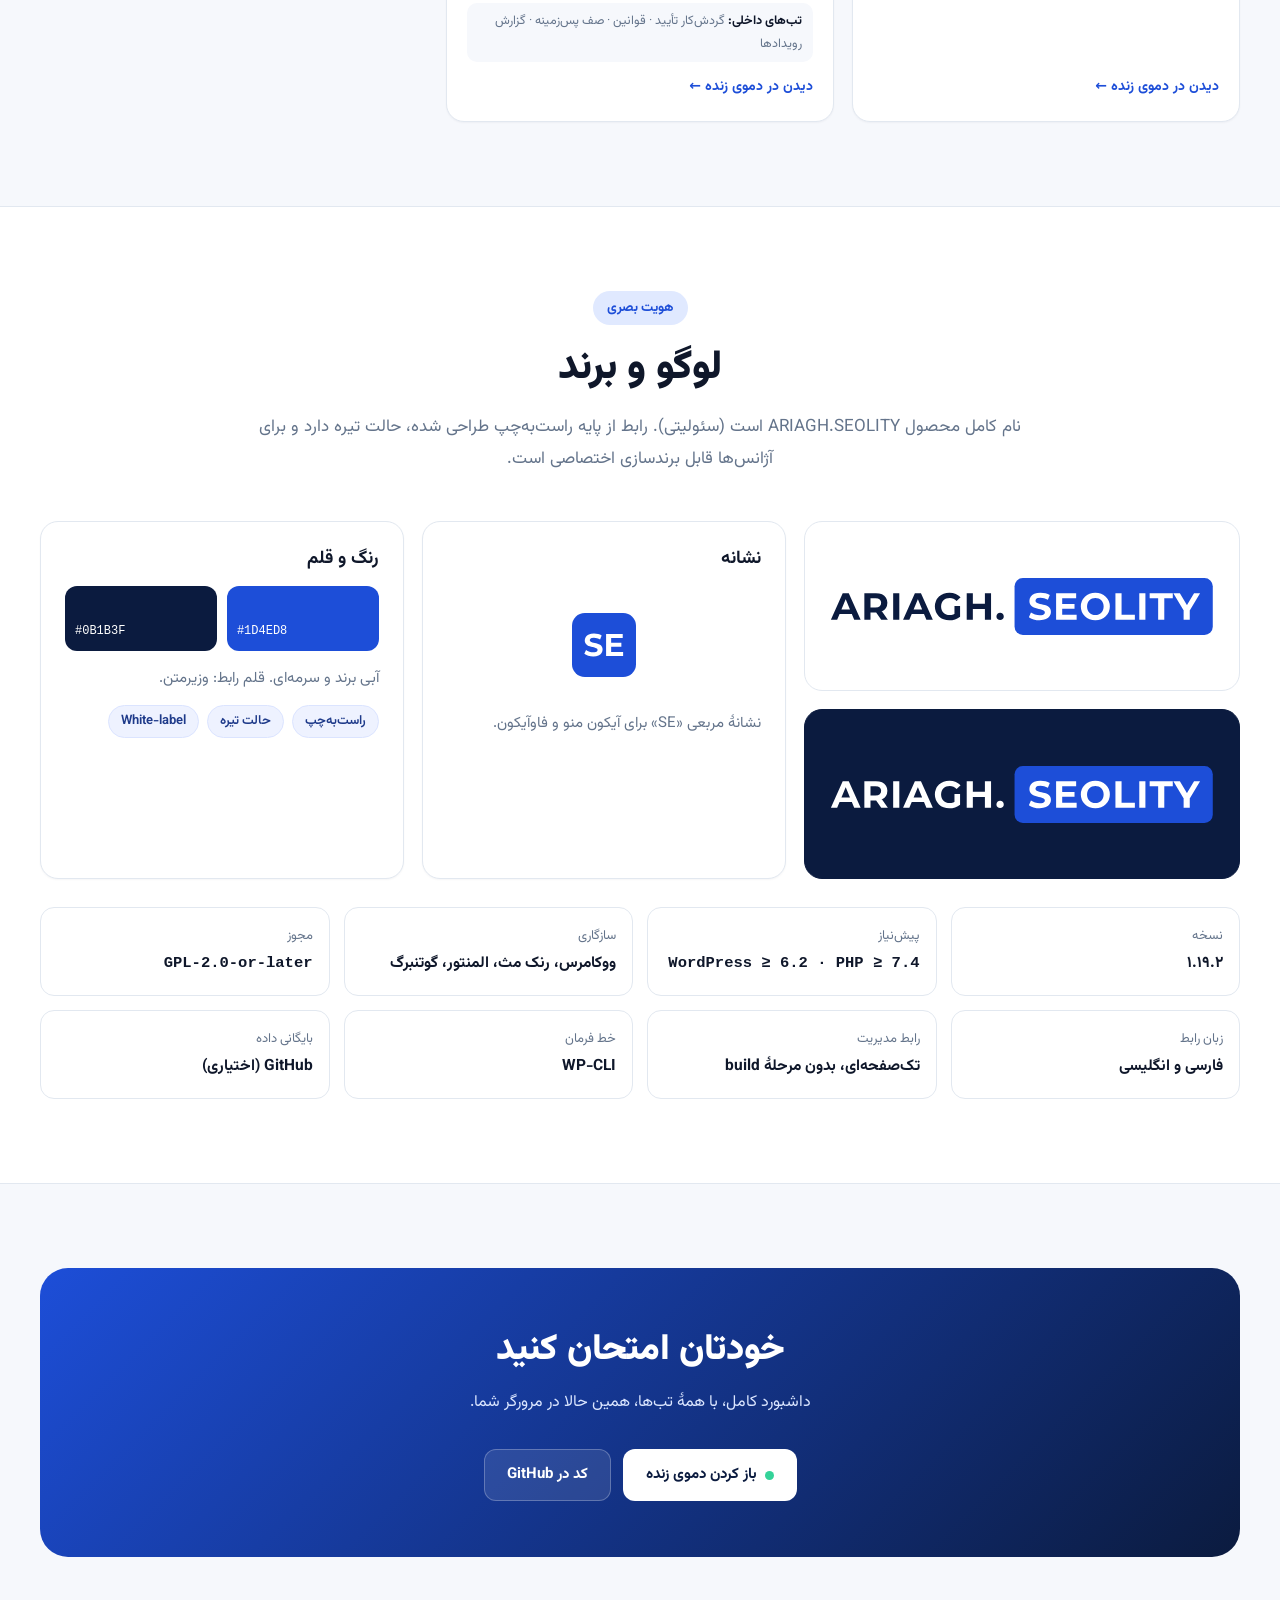
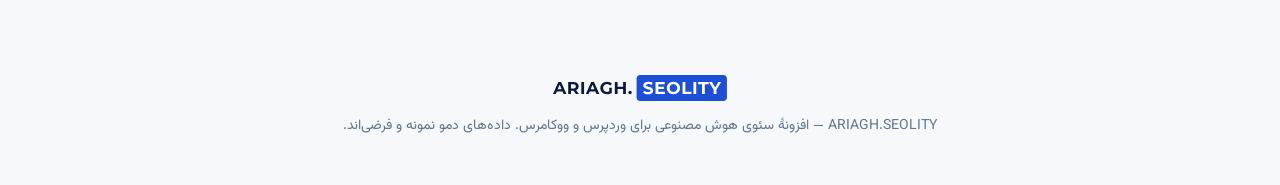
<file: site/index.html>
<!doctype html>
<html lang="fa" dir="rtl">
<head>
<meta charset="utf-8">
<meta name="viewport" content="width=device-width, initial-scale=1">
<title>ARIAGH.SEOLITY — سیستم‌عامل سئوی هوش مصنوعی برای وردپرس و ووکامرس</title>
<meta name="description" content="سئولیتی: افزونهٔ سئوی هوش مصنوعی برای وردپرس و ووکامرس. نقشهٔ راه «امروز چه کار کنم؟»، هوش مصنوعی اشتراکی بدون کلید API، بهینه‌سازی محصول، ALT تصاویر، پایگاه دانش و دموی زندهٔ داشبورد.">
<meta property="og:title" content="ARIAGH.SEOLITY — سیستم‌عامل سئوی هوش مصنوعی">
<meta property="og:description" content="اندازه بگیر، تصمیم بگیر، امن اجرا کن، یاد بگیر. با دموی زندهٔ داشبورد.">
<meta property="og:image" content="demo/assets/img/banner-1544x500.png">
<link rel="icon" href="demo/assets/img/mark.svg">
<link rel="stylesheet" href="assets/fonts/vazirmatn.css">
<link rel="stylesheet" href="site.css">
</head>
<body>

<header class="nav">
	<div class="wrap nav__in">
		<a class="nav__logo" href="#top" aria-label="ARIAGH.SEOLITY"><img src="demo/assets/img/logo.svg" alt="ARIAGH.SEOLITY" width="201" height="30"></a>
		<nav class="nav__links" aria-label="بخش‌های صفحه">
			<a href="#what">چه می‌کند؟</a>
			<a href="#roadmap">نقشهٔ راه</a>
			<a href="#subscription">هوش مصنوعی اشتراکی</a>
			<a href="#features">قابلیت‌های کلیدی</a>
			<a href="#tabs">همهٔ تب‌ها</a>
			<a href="#brand">لوگو</a>
		</nav>
		<a class="btn btn--primary btn--sm" href="demo/"><span class="live"></span> دموی زندهٔ داشبورد</a>
	</div>
</header>

<main id="top">

<section class="hero">
	<div class="wrap">
		<div class="hero__top">
			<span class="pill"><span class="live"></span> نسخهٔ ۱.۱۹.۲ · وردپرس و ووکامرس · فارسی و انگلیسی</span>
			<h1>سئوی سایت را به یک <em>مسیر روشن تا رتبهٔ ۱</em> تبدیل کنید</h1>
			<p class="hero__sub">سئولیتی یک «سیستم‌عامل سئو» درون وردپرس است: دادهٔ واقعی گوگل را اندازه می‌گیرد، هر روز می‌گوید چه کاری مهم‌تر است، آن را با پیش‌نمایش و تأیید شما انجام می‌دهد و نتیجه را می‌سنجد — با همان اشتراک Claude یا ChatGPT که دارید، بدون کلید API.</p>
			<div class="hero__cta">
				<a class="btn btn--light" href="demo/"><span class="live"></span> ورود به دموی زنده</a>
				<a class="btn btn--glass" href="#roadmap">نقشهٔ راه را ببینید</a>
			</div>
			<p class="hero__note">دمو همان رابط واقعی افزونه است که در مرورگر شما با دادهٔ نمونهٔ یک فروشگاه فرضی اجرا می‌شود.</p>
		</div>
		<div class="stats">
			<div class="stat"><b>۵۷۹</b><span>قابلیت مستندشده</span></div>
			<div class="stat"><b id="tab-count">۴۱</b><span>تب در داشبورد</span></div>
			<div class="stat"><b>+۶۰</b><span>بررسی در ممیزی سایت</span></div>
			<div class="stat"><b>۰</b><span>کلید API لازم</span></div>
		</div>
		<div class="frame hero__shot">
			<div class="frame__bar"><i></i><i></i><i></i><span>demo-shop.ir/wp-admin/admin.php?page=seolity#/dashboard</span></div>
			<a href="demo/"><img src="assets/shots/dashboard.webp" width="1440" height="900" alt="داشبورد SEOlity: امتیاز سلامت، کلیک‌های ارگانیک، نمایش‌ها، CTR و مرکز اقدام هوش مصنوعی"></a>
		</div>
	</div>
</section>

<section id="what" class="after-hero">
	<div class="wrap">
		<div class="sec-head">
			<span class="kicker">چه کاری انجام می‌دهد؟</span>
			<h2>یک حلقهٔ کامل، نه یک ابزار گزارش‌گیری</h2>
			<p>بیشتر ابزارهای سئو فقط مشکل را نشان می‌دهند. سئولیتی حلقه را می‌بندد: از داده تا اقدام و از اقدام تا نتیجهٔ اندازه‌گیری‌شده.</p>
		</div>
		<div class="loop">
			<div class="card reveal"><div class="ic"><svg viewBox="0 0 24 24" fill="none" stroke="currentColor" stroke-width="2" stroke-linecap="round"><path d="M4 20V10M10 20V4M16 20v-7M22 20H2"/></svg></div><h3>اندازه می‌گیرد</h3><p>خزش کامل سایت، انبار دادهٔ سرچ کنسول، پوشش ایندکس، رقبا و SERP.</p></div>
			<div class="card reveal"><div class="ic"><svg viewBox="0 0 24 24" fill="none" stroke="currentColor" stroke-width="2" stroke-linecap="round" stroke-linejoin="round"><path d="M12 3v3M12 18v3M3 12h3M18 12h3"/><circle cx="12" cy="12" r="4"/></svg></div><h3>تصمیم می‌گیرد</h3><p>مشکلات را اولویت‌بندی می‌کند و در «مسیر راه» به ترتیب درست می‌چیند.</p></div>
			<div class="card reveal"><div class="ic"><svg viewBox="0 0 24 24" fill="none" stroke="currentColor" stroke-width="2" stroke-linecap="round" stroke-linejoin="round"><path d="M12 3l8 3v6c0 5-3.5 8-8 9-4.500-1-8-4-8-9V6z"/><path d="M9 12l2 2 4-4"/></svg></div><h3>امن اجرا می‌کند</h3><p>هر تغییر با پیش‌نمایش و تأیید شما اعمال، روی سایت زنده بررسی و قابل بازگشت است.</p></div>
			<div class="card reveal"><div class="ic"><svg viewBox="0 0 24 24" fill="none" stroke="currentColor" stroke-width="2" stroke-linecap="round" stroke-linejoin="round"><path d="M3 17l6-6 4 4 8-8"/><path d="M15 7h6v6"/></svg></div><h3>یاد می‌گیرد</h3><p>نتیجه را در روز ۷، ۱۴ و ۲۸ می‌سنجد و می‌فهمد چه چیزی روی همین سایت جواب می‌دهد.</p></div>
		</div>
		<div class="safe reveal">
			<h3>هیچ تغییری بی‌اجازه نیست</h3>
			<div class="flow"><span>پیش‌نمایش</span><i>←</i><span>تأیید شما</span><i>←</i><span>اعمال</span><i>←</i><span>بررسی روی سایت زنده</span><i>←</i><span>بازگشت با یک کلیک</span></div>
			<div class="modes">
				<div><b>تأیید دستی</b>هر تغییر را خودتان تأیید می‌کنید.</div>
				<div><b>نیمه‌خودکار</b>تغییرهای کم‌ریسک خودکار، بقیه با تأیید.</div>
				<div><b>خودمختار</b>فقط اگر خودتان فعالش کنید.</div>
			</div>
		</div>
	</div>
</section>

<section id="roadmap" class="road">
	<div class="wrap">
		<div class="sec-head">
			<span class="kicker">مهم‌ترین بخش · مسیر راه</span>
			<h2>نقشهٔ راه سئو: «امروز چه کار کنم؟»</h2>
			<p>یک مسیر واحد، مثل نقشهٔ گنج، از جایی که سایت امروز هست تا رتبهٔ ۱ گوگل. هر ایستگاه یک بخش از سئو است و به همان ترتیبی چیده شده که باید انجام شود.</p>
		</div>
		<div class="road__grid">
			<div>
				<div class="frame reveal">
					<div class="frame__bar"><i></i><i></i><i></i><span>demo-shop.ir/wp-admin/admin.php?page=seolity#/actions</span></div>
					<a href="demo/#/actions"><img src="assets/shots/roadmap.webp" width="1440" height="900" loading="lazy" alt="صفحهٔ مسیر راه: حلقهٔ پیشرفت، مأموریت و ایستگاه‌های مسیر تا رتبهٔ ۱"></a>
				</div>
				<div class="grid g2 road__cards">
					<div class="card reveal"><h3>سرصفحهٔ مأموریت</h3><p>حلقهٔ درصد پیشرفت، هدف مشخص (مثلاً رتبهٔ ۱ برای چند جست‌وجوی اصلی) و فهرست بُردهایی که تا امروز به دست آمده.</p></div>
					<div class="card reveal"><h3>راهنمای هوش مصنوعی چه می‌گوید</h3><p>تشخیص وضعیت، تمرکز این هفته، ریسک‌ها و اینکه نسبت به نقشهٔ قبلی چه چیزی عوض شده است.</p></div>
					<div class="card reveal"><h3>پنجرهٔ «انجام بده»</h3><p>یک طرف مراحل دستی با محل دقیق هر کلیک؛ طرف دیگر برنامهٔ هوش مصنوعی، دستور دلخواه شما و دکمهٔ «آماده‌سازی اصلاح» که به پیش‌نمایش می‌رسد.</p></div>
					<div class="card reveal"><h3>ایستگاه مقصد</h3><p>جدول جست‌وجوهای هدف: جایگاه فعلی، چه کسی رتبهٔ ۱ است، فاصله چقدر است و حرکت بعدی چیست.</p></div>
				</div>
			</div>
			<aside class="road__side">
				<div class="card reveal">
					<h3>ایستگاه‌های مسیر</h3>
					<ul class="path">
						<li><b>شروع: داده‌ها و تحلیل</b><span>خزش، سرچ کنسول و تحلیل کامل سایت</span></li>
						<li><b>۱. ایندکس‌پذیری</b><span>گوگل باید بتواند صفحه‌ها را ببیند</span></li>
						<li><b>۲. سئوی فنی</b><span>canonical، اسکیما، سرعت، نقشهٔ سایت</span></li>
						<li><b>۳. خطاهای ۴۰۴</b><span>ریدایرکت به بهترین مقصد</span></li>
						<li><b>۴. محتوای تکراری</b><span>ادغام و رفع هم‌نوع‌خواری</span></li>
						<li><b>۵. سئوی داخلی صفحه</b><span>عنوان، متا، H1، کلمهٔ کانونی</span></li>
						<li><b>۶. لینک‌سازی داخلی</b><span>انکرهای موجود در متن</span></li>
						<li><b>۷. محتوا</b><span>تقویت و تکمیل مقاله‌ها</span></li>
						<li><b>۸. محصولات</b><span>صفحه‌های فروش ووکامرس</span></li>
						<li><b>۹. سئوی بیرونی</b> <span>راهنمای اقدام خارج از سایت</span></li>
						<li><b>۱۰. رقبا</b><span>شکاف محتوایی و SERP</span></li>
						<li class="is-end"><b>مقصد: رتبهٔ ۱ گوگل</b><span>برای جست‌وجوهای هدف شما</span></li>
					</ul>
				</div>
				<div class="card reveal">
					<h3>چرا متفاوت است؟</h3>
					<ul class="checks">
						<li>هر کار یا با هوش مصنوعی انجام می‌شود یا با راهنمای دستی دقیق</li>
						<li>تیک فقط وقتی می‌خورد که نتیجه روی سایت زنده تأیید شود</li>
						<li>نقشه فقط به درخواست شما ساخته می‌شود و به دانش‌نامهٔ سئو تکیه دارد</li>
						<li>کارهای راهبردی هوش مصنوعی کنار مشکلات فنی هر ایستگاه</li>
					</ul>
					<p style="margin-top:16px"><a class="btn btn--primary btn--sm" href="demo/#/actions">نقشهٔ راه را زنده امتحان کنید</a></p>
				</div>
			</aside>
		</div>
	</div>
</section>

<section id="subscription" class="sub">
	<div class="wrap">
		<div class="sec-head">
			<span class="kicker">بدون کلید API</span>
			<h2>هوش مصنوعی اشتراکی: با همان اشتراک ماهانه‌ای که دارید</h2>
			<p>اگر Claude Pro/Max یا ChatGPT Plus/Pro دارید، همهٔ قابلیت‌های هوش مصنوعی افزونه با همان اشتراک کار می‌کند؛ بدون خرید اعتبار API و بدون پرداخت به‌ازای هر درخواست.</p>
		</div>
		<div class="pipe reveal">
			<div class="pipe__n"><em>۱</em><b>وردپرس شما</b><small>درخواست (مثلاً «این محصول را بهینه کن») با AES-256-GCM رمزنگاری می‌شود.</small></div>
			<div class="pipe__a">←</div>
			<div class="pipe__n"><em>۲</em><b>اجراکننده</b><small>روی همان سرور (مسیر مستقیم) یا روی GitHub Actions در مخزن خودتان.</small></div>
			<div class="pipe__a">←</div>
			<div class="pipe__n"><em>۳</em><b>ابزار رسمی</b><small>Claude Code یا Codex با اکانت اشتراکی خودتان پاسخ را می‌سازد.</small></div>
			<div class="pipe__a">←</div>
			<div class="pipe__n"><em>۴</em><b>بازگشت امضاشده</b><small>نتیجه با امضا به سایت برمی‌گردد و به‌شکل پیش‌نمایش منتظر تأیید می‌ماند.</small></div>
		</div>
		<div class="grid g3 dark-cards">
			<div class="card reveal">
				<div class="ic">۵</div>
				<h3>راه‌اندازی با ویزارد</h3>
				<ul class="steps">
					<li>بررسی پیش‌نیازها</li>
					<li>اتصال GitHub و ساخت مخزن‌ها با یک کلیک</li>
					<li>رلهٔ کلادفلر (اختیاری، برای سرعت)</li>
					<li>ورود: <code>claude setup-token</code> یا <code>codex login</code></li>
					<li>آزمون واقعی و فعال‌سازی</li>
				</ul>
			</div>
			<div class="card reveal">
				<div class="ic"><svg viewBox="0 0 24 24" fill="none" stroke="currentColor" stroke-width="2" stroke-linecap="round" stroke-linejoin="round"><rect x="4" y="10" width="16" height="10" rx="2"/><path d="M8 10V7a4 4 0 018 0v3"/></svg></div>
				<h3>امن و در اختیار خودتان</h3>
				<p>اطلاعات ورود در GitHub Secrets حساب خود شما می‌ماند، نه در سرور شخص ثالث. مخزن اجراکننده عمومی است تا دقیقه‌های Actions رایگان باشد و دانش و دادهٔ سایت در مخزن خصوصی جدا نگه داشته می‌شود.</p>
			</div>
			<div class="card reveal">
				<div class="ic"><svg viewBox="0 0 24 24" fill="none" stroke="currentColor" stroke-width="2" stroke-linecap="round" stroke-linejoin="round"><path d="M4 12h6l2-7 2 14 2-7h4"/></svg></div>
				<h3>مسیریابی هوشمند شبکه</h3>
				<p>مسیر مستقیم، رلهٔ کلادفلر یا GitHub — متناسب با اینکه هاست در ایران است یا خارج — با آزمون زندهٔ سرعت. اگر مسیر مستقیم جواب ندهد، خودکار به GitHub می‌رود (معمولاً ۱ تا ۳ دقیقه).</p>
			</div>
		</div>
		<div class="card reveal dark-cards" style="margin-top:18px;background:rgba(255,255,255,.06);border-color:rgba(255,255,255,.14)">
			<h3 style="color:#fff">کلید API دارید؟ آن هم پشتیبانی می‌شود</h3>
			<div class="chips"><span class="chip">Anthropic</span><span class="chip">OpenAI</span><span class="chip">Google Gemini</span><span class="chip">OpenRouter</span><span class="chip">Ollama (محلی)</span><span class="chip">GitHub Models</span><span class="chip">سرویس سفارشی</span></div>
		</div>
		<div class="hero__cta" style="margin-top:30px"><a class="btn btn--light" href="demo/#/subscription">صفحهٔ هوش مصنوعی اشتراکی در دمو</a></div>
	</div>
</section>

<section id="features" class="alt">
	<div class="wrap">
		<div class="sec-head">
			<span class="kicker">قابلیت‌های کلیدی</span>
			<h2>رابط کاربری واقعی را ببینید</h2>
			<p>این‌ها تصویر همان داشبوردی است که در دموی زنده باز می‌شود. یک قابلیت را انتخاب کنید.</p>
		</div>
		<div class="show">
			<div class="show__tabs" id="show-tabs" role="tablist" aria-label="قابلیت‌های کلیدی" aria-orientation="vertical"></div>
			<div class="show__panel">
				<div class="frame">
					<div class="frame__bar"><i></i><i></i><i></i><span id="show-url"></span></div>
					<img id="show-img" width="1440" height="900" alt="">
				</div>
				<div class="show__meta">
					<ul id="show-chips"></ul>
					<a class="btn btn--primary btn--sm" id="show-go" href="demo/">باز کردن در دموی زنده</a>
				</div>
			</div>
		</div>
		<div class="grid g3" style="margin-top:44px">
			<div class="card reveal"><div class="ic">ALT</div><h3>متن جایگزین تصاویر</h3><p>هشت نوع مشکل را دسته‌بندی می‌کند — ناموجود، کلی، تکراری، انباشت کلمهٔ کلیدی، نام فایل به‌جای ALT و… — و ALT، عنوان و کپشن را متناسب با صفحه و متن اطراف تصویر می‌سازد.</p></div>
			<div class="card reveal"><div class="ic"><svg viewBox="0 0 24 24" fill="none" stroke="currentColor" stroke-width="2" stroke-linejoin="round"><path d="M5 4h11a3 3 0 013 3v13H8a3 3 0 01-3-3z"/><path d="M5 17a3 3 0 013-3h11"/></svg></div><h3>پایگاه دانش سئو</h3><p>مستندات منتخب فارسی و انگلیسی که هوش مصنوعی پیش از هر پاسخ به آن‌ها رجوع می‌کند؛ شامل بازار ایران (ترب، دیجی‌کالا، باسلام، اینماد، نشان و بلد) با به‌روزرسانی خودکار.</p></div>
			<div class="card reveal"><div class="ic"><svg viewBox="0 0 24 24" fill="none" stroke="currentColor" stroke-width="2" stroke-linejoin="round"><rect x="3" y="5" width="18" height="14" rx="2"/><path d="M3 7l9 6 9-6"/></svg></div><h3>اعلان ایمیلی</h3><p>افت ترافیک، نتیجهٔ تغییرات و خبرهای خوب به ایمیل می‌رسد: فوری یا خلاصهٔ روزانه، با انتخاب گیرنده‌ها و نوع اعلان، وضعیت آخرین ارسال و دکمهٔ آزمایش.</p></div>
			<div class="card reveal"><div class="ic"><svg viewBox="0 0 24 24" fill="none" stroke="currentColor" stroke-width="2" stroke-linejoin="round"><path d="M6 8h12l-1 12H7z"/><path d="M9 8a3 3 0 016 0"/></svg></div><h3>بهینه‌سازی محصول</h3><p>برای هر محصول: امتیاز قبل و بعد، پیشنهاد فیلد‌به‌فیلد با «پیش‌نمایش / اعمال / اعمال همه»، کلمات کلیدی، مزیت‌ها، ویژگی‌های جاافتاده و مشکلات اسکیما. دادهٔ ناموجود را حدس نمی‌زند؛ هشدار می‌دهد.</p></div>
			<div class="card reveal"><div class="ic"><svg viewBox="0 0 24 24" fill="none" stroke="currentColor" stroke-width="2" stroke-linecap="round" stroke-linejoin="round"><path d="M7 3h8l4 4v14H7z"/><path d="M10 12h6M10 16h6"/></svg></div><h3>محتوای صفحات</h3><p>بهینه‌ساز درون گوتنبرگ، ویرایشگر کلاسیک و المنتور با مقایسهٔ قبل و بعد؛ به‌همراه برنامه‌ریز محتوا، خوشه‌های موضوعی و عملیات گروهی.</p></div>
			<div class="card reveal"><div class="ic"><svg viewBox="0 0 24 24" fill="none" stroke="currentColor" stroke-width="2" stroke-linecap="round" stroke-linejoin="round"><circle cx="12" cy="12" r="9"/><path d="M12 7v5l3 2"/></svg></div><h3>پیگیری نتیجه</h3><p>هر تغییر در روز ۷، ۱۴ و ۲۸ با کلیک، نمایش و جایگاه قبل و بعد — نسبت به روند کل سایت — سنجیده می‌شود و به جدول «چه چیزی روی این سایت جواب داد» اضافه می‌شود.</p></div>
		</div>
	</div>
</section>

<section id="tabs">
	<div class="wrap">
		<div class="sec-head">
			<span class="kicker">تب به تب</span>
			<h2>همهٔ تب‌های داشبورد، جداگانه</h2>
			<p>هر کارت یک تب از منوی افزونه است، با کاری که انجام می‌دهد و پیوند مستقیم به همان صفحه در دموی زنده.</p>
		</div>
		<nav class="cat__nav" id="cat-nav" aria-label="گروه‌های منو"></nav>
		<div id="catalogue"></div>
	</div>
</section>

<section id="brand" class="alt">
	<div class="wrap">
		<div class="sec-head">
			<span class="kicker">هویت بصری</span>
			<h2>لوگو و برند</h2>
			<p>نام کامل محصول ARIAGH.SEOLITY است (سئولیتی). رابط از پایه راست‌به‌چپ طراحی شده، حالت تیره دارد و برای آژانس‌ها قابل برندسازی اختصاصی است.</p>
		</div>
		<div class="brand">
			<div>
				<div class="brand__logo"><img src="demo/assets/img/logo.svg" alt="لوگوی ARIAGH.SEOLITY روی زمینهٔ روشن"></div>
				<div class="brand__logo is-dark" style="margin-top:18px"><img src="demo/assets/img/logo-white.svg" alt="لوگوی ARIAGH.SEOLITY روی زمینهٔ تیره"></div>
			</div>
			<div class="card">
				<h3>نشانه</h3>
				<div class="brand__logo" style="min-height:130px;border:0;padding:10px"><img src="demo/assets/img/mark.svg" alt="نشانهٔ SE" style="max-height:92px"></div>
				<p>نشانهٔ مربعی «SE» برای آیکون منو و فاوآیکون.</p>
			</div>
			<div class="card">
				<h3>رنگ و قلم</h3>
				<div class="sw"><div style="background:#1D4ED8">#1D4ED8</div><div style="background:#0B1B3F">#0B1B3F</div></div>
				<p style="margin-top:14px">آبی برند و سرمه‌ای. قلم رابط: وزیرمتن.</p>
				<div class="chips"><span class="chip">راست‌به‌چپ</span><span class="chip">حالت تیره</span><span class="chip">White-label</span></div>
			</div>
		</div>
		<div class="specs" style="margin-top:28px">
			<div><small>نسخه</small><b>۱.۱۹.۲</b></div>
			<div><small>پیش‌نیاز</small><b class="ltr">WordPress ≥ 6.2 · PHP ≥ 7.4</b></div>
			<div><small>سازگاری</small><b>ووکامرس، رنک مث، المنتور، گوتنبرگ</b></div>
			<div><small>مجوز</small><b class="ltr">GPL-2.0-or-later</b></div>
			<div><small>زبان رابط</small><b>فارسی و انگلیسی</b></div>
			<div><small>رابط مدیریت</small><b>تک‌صفحه‌ای، بدون مرحلهٔ build</b></div>
			<div><small>خط فرمان</small><b>WP-CLI</b></div>
			<div><small>بایگانی داده</small><b>GitHub (اختیاری)</b></div>
		</div>
	</div>
</section>

<section>
	<div class="wrap">
		<div class="cta reveal">
			<h2>خودتان امتحان کنید</h2>
			<p>داشبورد کامل، با همهٔ تب‌ها، همین حالا در مرورگر شما.</p>
			<div class="hero__cta">
				<a class="btn btn--light" href="demo/"><span class="live"></span> باز کردن دموی زنده</a>
				<a class="btn btn--glass" href="https://github.com/ariagh1386atomv1/Seolity">کد در GitHub</a>
			</div>
		</div>
	</div>
</section>

</main>

<footer>
	<div class="wrap">
		<img src="demo/assets/img/logo.svg" alt="ARIAGH.SEOLITY">
		<p>ARIAGH.SEOLITY — افزونهٔ سئوی هوش مصنوعی برای وردپرس و ووکامرس. داده‌های دمو نمونه و فرضی‌اند.</p>
	</div>
</footer>

<script src="site.js"></script>
</body>
</html>
</file>
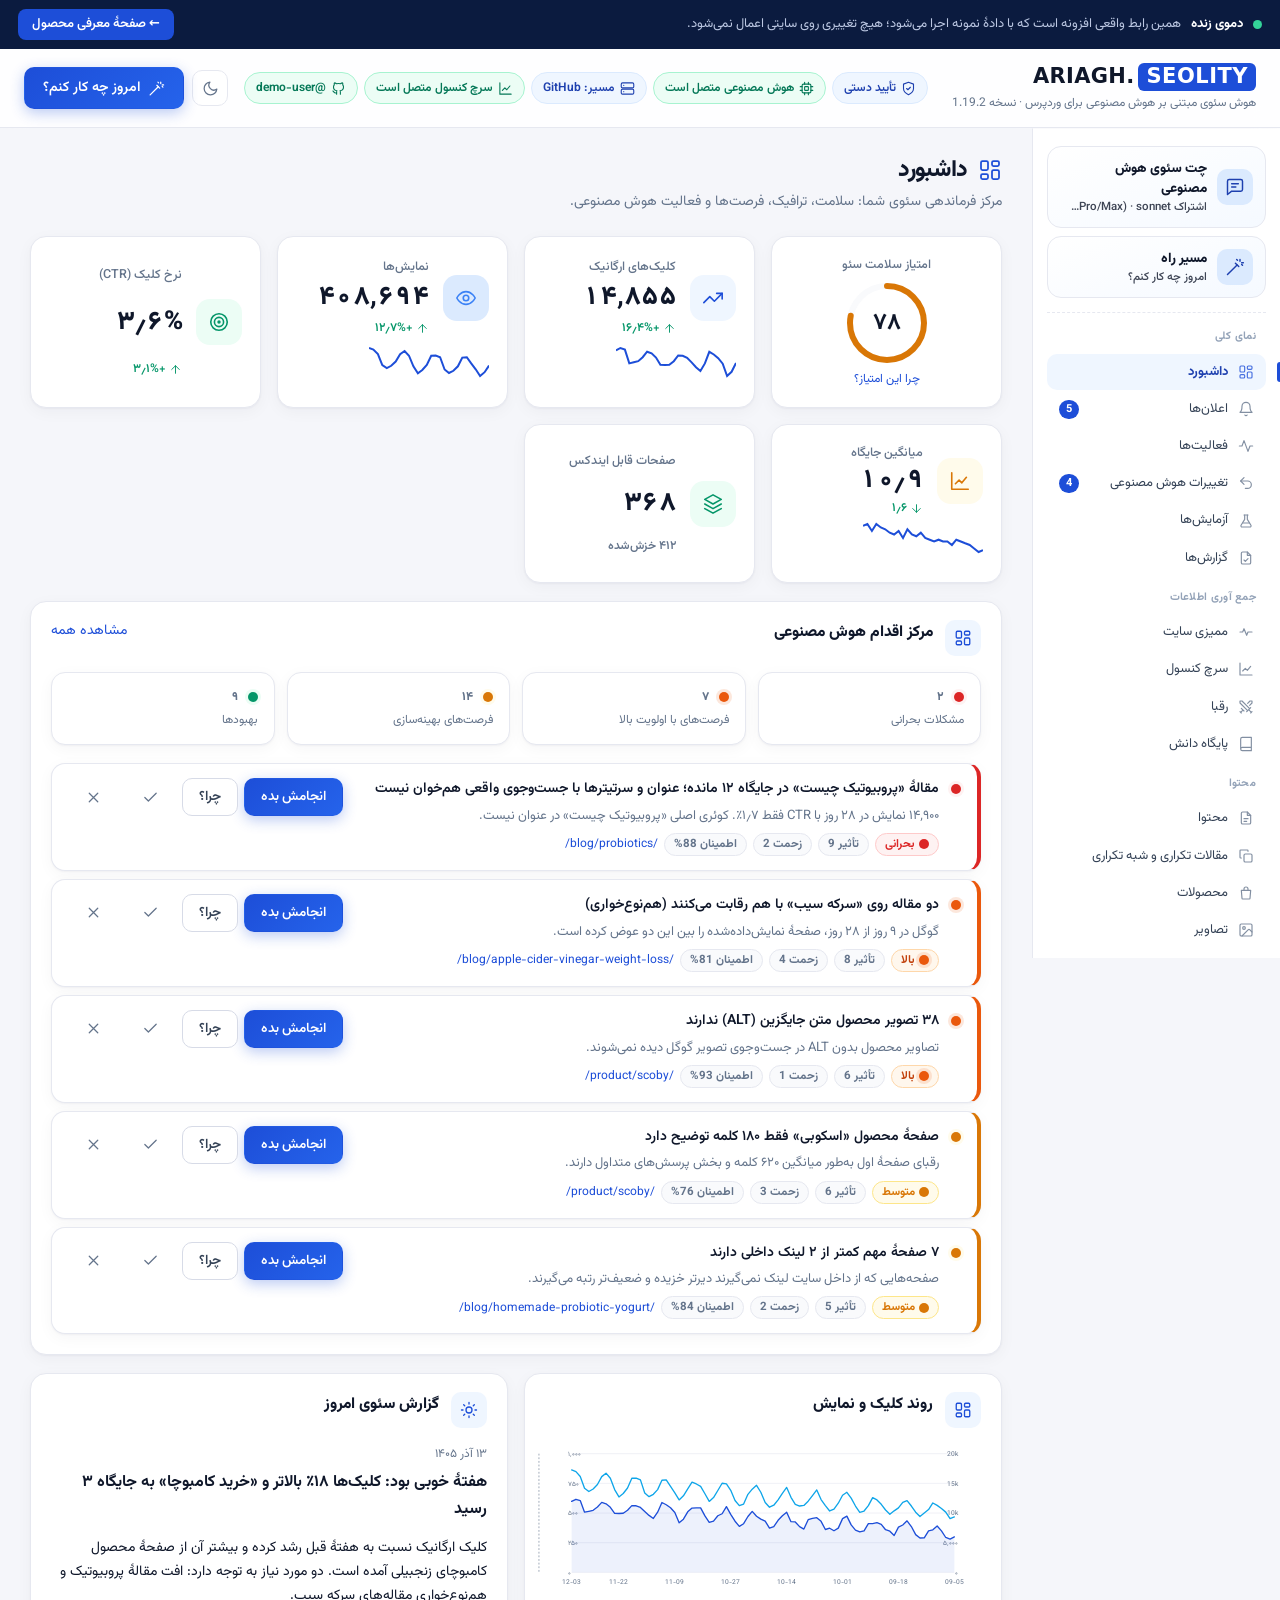
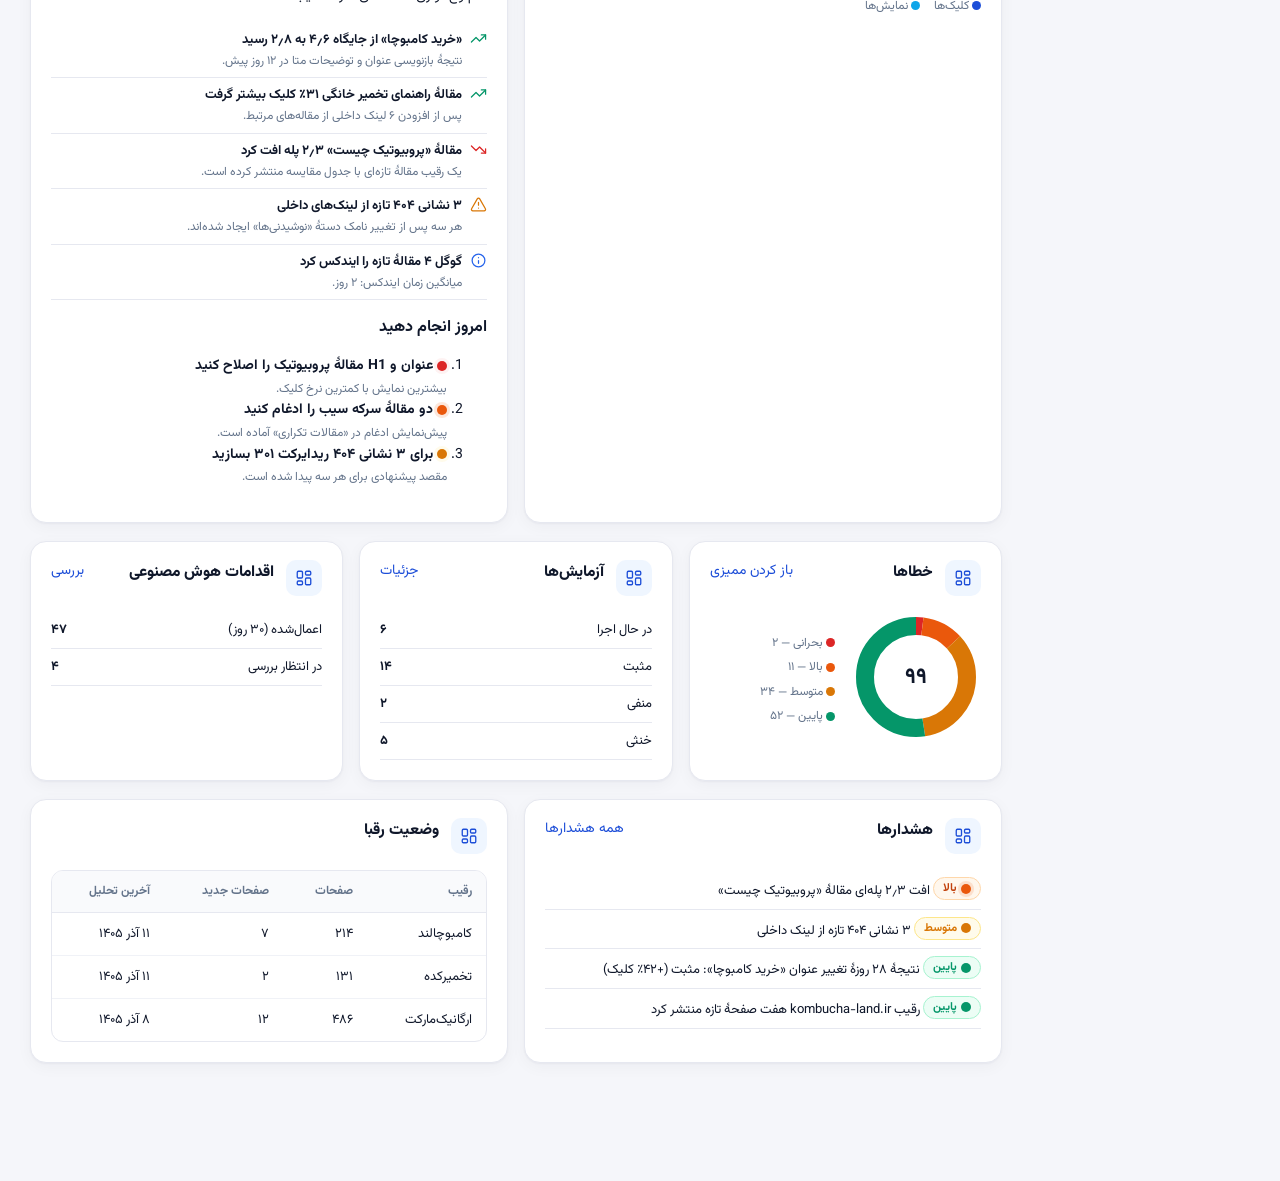
<file: site/demo/index.html>
<!doctype html>
<html lang="fa" dir="rtl">
<head>
<meta charset="utf-8">
<meta name="viewport" content="width=device-width, initial-scale=1">
<title>ARIAGH.SEOLITY — دموی زندهٔ داشبورد</title>
<meta name="description" content="دموی زندهٔ داشبورد افزونهٔ سئوی هوش مصنوعی ARIAGH.SEOLITY با دادهٔ نمونه.">
<link rel="icon" href="assets/img/mark.svg">
<link rel="stylesheet" href="../assets/fonts/vazirmatn.css">
<link rel="stylesheet" href="assets/admin/editor.css">
<link rel="stylesheet" href="assets/admin/app.css">
<link rel="stylesheet" href="demo.css">
</head>
<body class="seolity-screen">
<div class="demo-bar" id="demo-bar">
  <span class="demo-bar__dot"></span>
  <strong>دموی زنده</strong>
  <span class="demo-bar__txt">همین رابط واقعی افزونه است که با دادهٔ نمونه اجرا می‌شود؛ هیچ تغییری روی سایتی اعمال نمی‌شود.</span>
  <a href="../" class="demo-bar__link">← صفحهٔ معرفی محصول</a>
</div>
<div class="wrap seolity-wrap"><div id="seolity-app" data-gsc-notice="">
  <div class="sl-boot"><div class="sl-spinner"></div><p>SEOLITY</p></div>
  <noscript>برای دیدن دمو باید جاوااسکریپت فعال باشد.</noscript>
</div></div>
<script src="i18n-fa.js"></script>
<script src="config.js"></script>
<script src="mock-data.js"></script>
<script src="settings-data.js"></script>
<script src="mock-api.js"></script>
<script src="mock-routes-2.js"></script>
<script src="mock-routes-3.js"></script>
<script src="mock-routes-4.js"></script>
<script src="mock-routes-5.js"></script>
<script src="assets/admin/charts.js"></script>
<script src="assets/admin/ui.js"></script>
<script src="assets/admin/app.js"></script>
<script src="assets/admin/pages-seo.js"></script>
<script src="assets/admin/pages-intel.js"></script>
<script src="assets/admin/pages-admin.js"></script>
<script src="assets/admin/pages-focus.js"></script>
<script src="assets/admin/pages-guide.js"></script>
<script src="assets/admin/pages-connect.js"></script>
<script src="assets/admin/pages-network.js"></script>
<script src="assets/admin/pages-roadmap.js"></script>
<script src="assets/admin/pages-chat.js"></script>
<script src="assets/admin/pages-activity.js"></script>
<script src="assets/admin/pages-ai.js"></script>
<script src="assets/admin/pages-ops.js"></script>
<script src="assets/admin/pages-tech.js"></script>
<script src="assets/admin/pages-comp.js"></script>
<script src="assets/admin/pages-map.js"></script>
<script src="assets/admin/pages-engines.js"></script>
<script src="assets/admin/pages-coverage.js"></script>
<script src="assets/admin/pages-rank1.js"></script>
</body>
</html>
</file>
<file: site/assets/fonts/vazirmatn.css>
/* Vazirmatn (SIL Open Font License 1.1 — see OFL.txt), self-hosted so the site does not depend on Google Fonts. */
@font-face {
	font-family: "Vazirmatn";
	src: url("Vazirmatn-Variable.woff2") format("woff2");
	font-weight: 100 900;
	font-style: normal;
	font-display: swap;
}
</file>
<file: site/site.css>
/* ARIAGH.SEOLITY — product page */
:root {
	--blue: #1D4ED8; --blue-2: #3b82f6; --navy: #0B1B3F; --ink: #0f172a; --text: #334155; --muted: #64748b;
	--line: #e2e8f0; --bg: #f6f8fc; --card: #fff; --gold: #f59e0b; --green: #059669;
	--radius: 18px; --shadow: 0 10px 30px -12px rgba(11, 27, 63, .18); --shadow-lg: 0 30px 70px -25px rgba(11, 27, 63, .35);
	--font: "Vazirmatn", Tahoma, system-ui, sans-serif;
}
* { box-sizing: border-box; }
html { scroll-behavior: smooth; scroll-padding-top: 84px; }
body { margin: 0; font-family: var(--font); color: var(--text); background: var(--bg); line-height: 1.9; font-size: 16px; -webkit-font-smoothing: antialiased; }
img { max-width: 100%; display: block; }
a { color: var(--blue); text-decoration: none; }
h1, h2, h3, h4 { color: var(--ink); line-height: 1.45; margin: 0; }
p { margin: 0; }
ul { margin: 0; padding: 0; list-style: none; }
code, .ltr { direction: ltr; unicode-bidi: isolate; font-family: ui-monospace, SFMono-Regular, Menlo, Consolas, monospace; }
code { background: #eef2ff; color: #1e3a8a; padding: 1px 7px; border-radius: 6px; font-size: .86em; }
.wrap { width: min(1200px, 100% - 40px); margin-inline: auto; }
:focus-visible { outline: 3px solid var(--blue-2); outline-offset: 3px; border-radius: 8px; }

/* Nav */
.nav { position: sticky; top: 0; z-index: 50; background: rgba(255, 255, 255, .86); backdrop-filter: blur(14px); border-bottom: 1px solid var(--line); }
.nav__in { display: flex; align-items: center; gap: 22px; height: 68px; }
.nav__logo img { height: 30px; width: auto; }
.nav__links { display: flex; gap: 4px; margin-inline-start: auto; }
.nav__links a { color: var(--text); font-size: 14.5px; font-weight: 500; padding: 6px 12px; border-radius: 10px; }
.nav__links a:hover { background: #eef2ff; color: var(--blue); }
.btn { display: inline-flex; align-items: center; justify-content: center; gap: 8px; font: inherit; font-weight: 700; font-size: 15px; padding: 11px 22px; border-radius: 12px; border: 1px solid transparent; cursor: pointer; transition: transform .15s, box-shadow .15s, background .15s; white-space: nowrap; }
.btn:hover { transform: translateY(-2px); }
.btn--primary { background: var(--blue); color: #fff; box-shadow: 0 10px 24px -8px rgba(29, 78, 216, .6); }
.btn--primary:hover { background: #1e40af; }
.btn--ghost { background: #fff; color: var(--ink); border-color: var(--line); }
.btn--light { background: #fff; color: var(--navy); }
.btn--glass { background: rgba(255, 255, 255, .1); color: #fff; border-color: rgba(255, 255, 255, .25); }
.btn--sm { padding: 8px 16px; font-size: 14px; }
.live { width: 9px; height: 9px; border-radius: 50%; background: #34d399; animation: pulse 2s infinite; }
@keyframes pulse { 0% { box-shadow: 0 0 0 0 rgba(52, 211, 153, .7); } 70% { box-shadow: 0 0 0 9px rgba(52, 211, 153, 0); } 100% { box-shadow: 0 0 0 0 rgba(52, 211, 153, 0); } }

/* Hero */
.hero { position: relative; overflow: hidden; background: radial-gradient(1100px 520px at 85% -10%, #2f5fe6 0%, transparent 60%), radial-gradient(800px 500px at 0% 20%, #16307a 0%, transparent 60%), var(--navy); color: #c9d6f5; padding: 76px 0 0; }
.hero::before { content: ""; position: absolute; inset: 0; background-image: linear-gradient(rgba(255, 255, 255, .045) 1px, transparent 1px), linear-gradient(90deg, rgba(255, 255, 255, .045) 1px, transparent 1px); background-size: 46px 46px; mask-image: radial-gradient(ellipse at 50% 0%, #000 30%, transparent 75%); -webkit-mask-image: radial-gradient(ellipse at 50% 0%, #000 30%, transparent 75%); }
.hero .wrap { position: relative; }
.hero__top { text-align: center; max-width: 900px; margin-inline: auto; }
.pill { display: inline-flex; align-items: center; gap: 9px; padding: 6px 16px; border-radius: 999px; font-size: 13.5px; font-weight: 600; background: rgba(255, 255, 255, .09); border: 1px solid rgba(255, 255, 255, .18); color: #e6edff; }
.hero h1 { color: #fff; font-size: clamp(32px, 5.4vw, 60px); font-weight: 900; letter-spacing: -.5px; margin: 22px 0 18px; line-height: 1.3; }
.hero h1 em { font-style: normal; background: linear-gradient(90deg, #93c5fd, #fcd34d); -webkit-background-clip: text; background-clip: text; color: transparent; }
.hero__sub { font-size: clamp(16px, 1.7vw, 19px); max-width: 760px; margin-inline: auto; }
.hero__cta { display: flex; gap: 12px; justify-content: center; flex-wrap: wrap; margin: 30px 0 14px; }
.hero__note { font-size: 13px; opacity: .7; }
.stats { display: grid; grid-template-columns: repeat(4, 1fr); gap: 14px; margin: 44px auto 0; max-width: 900px; }
.stat { background: rgba(255, 255, 255, .06); border: 1px solid rgba(255, 255, 255, .12); border-radius: 16px; padding: 16px 12px; text-align: center; }
.stat b { display: block; color: #fff; font-size: clamp(24px, 3vw, 34px); font-weight: 900; line-height: 1.3; }
.stat span { font-size: 13.5px; }
.frame { background: #fff; border-radius: 16px; box-shadow: var(--shadow-lg); border: 1px solid rgba(15, 23, 42, .1); overflow: hidden; }
.frame__bar { display: flex; align-items: center; gap: 7px; padding: 10px 14px; background: #eef1f6; border-bottom: 1px solid var(--line); direction: ltr; }
.frame__bar i { width: 11px; height: 11px; border-radius: 50%; background: #f87171; }
.frame__bar i:nth-child(2) { background: #fbbf24; }
.frame__bar i:nth-child(3) { background: #34d399; }
.frame__bar span { margin-inline-start: 12px; flex: 1; background: #fff; border-radius: 8px; font-size: 12px; color: var(--muted); padding: 3px 12px; font-family: ui-monospace, Menlo, monospace; overflow: hidden; text-overflow: ellipsis; white-space: nowrap; }
.frame img { width: 100%; height: auto; }
.hero__shot { margin: 54px auto 0; max-width: 1080px; position: relative; z-index: 2; max-height: 600px; border-end-start-radius: 0; border-end-end-radius: 0; border-bottom: 0; }
.after-hero { padding-top: 84px; }

/* Sections */
section { padding: 84px 0; }
.sec-head { max-width: 780px; margin: 0 auto 46px; text-align: center; }
.kicker { display: inline-block; font-size: 13.5px; font-weight: 700; color: var(--blue); background: #e0e9ff; padding: 4px 14px; border-radius: 999px; margin-bottom: 14px; }
.sec-head h2 { font-size: clamp(26px, 3.6vw, 40px); font-weight: 900; }
.sec-head p { margin-top: 14px; font-size: 17px; color: var(--muted); }
.alt { background: #fff; border-block: 1px solid var(--line); }
.grid { display: grid; gap: 18px; }
.g2 { grid-template-columns: repeat(2, 1fr); } .g3 { grid-template-columns: repeat(3, 1fr); } .g4 { grid-template-columns: repeat(4, 1fr); }
.card { background: var(--card); border: 1px solid var(--line); border-radius: var(--radius); padding: 24px; box-shadow: 0 1px 2px rgba(15, 23, 42, .04); transition: transform .2s, box-shadow .2s, border-color .2s; }
.card:hover { transform: translateY(-3px); box-shadow: var(--shadow); border-color: #c7d5f5; }
.card h3 { font-size: 18px; margin-bottom: 8px; }
.card p { font-size: 15px; color: var(--muted); }
.ic { width: 46px; height: 46px; border-radius: 14px; display: grid; place-items: center; background: #e0e9ff; color: var(--blue); margin-bottom: 14px; font-weight: 900; font-size: 18px; }
.ic svg { width: 24px; height: 24px; }

/* Loop */
.loop { display: grid; grid-template-columns: repeat(4, 1fr); gap: 18px; counter-reset: s; }
.loop .card { position: relative; counter-increment: s; }
.loop .card::before { content: counter(s, persian); position: absolute; inset-block-start: 18px; inset-inline-end: 22px; font-size: 44px; font-weight: 900; color: #e8eefc; line-height: 1; }
.safe { margin-top: 28px; background: linear-gradient(135deg, #0B1B3F, #1D4ED8); color: #dbe6ff; border-radius: 22px; padding: 30px; }
.safe h3 { color: #fff; font-size: 21px; margin-bottom: 18px; }
.flow { display: flex; flex-wrap: wrap; gap: 10px; align-items: center; }
.flow span { background: rgba(255, 255, 255, .12); border: 1px solid rgba(255, 255, 255, .2); padding: 8px 16px; border-radius: 12px; color: #fff; font-weight: 600; font-size: 15px; }
.flow i { font-style: normal; opacity: .6; }
.modes { display: grid; grid-template-columns: repeat(3, 1fr); gap: 12px; margin-top: 20px; }
.modes div { background: rgba(255, 255, 255, .08); border-radius: 14px; padding: 14px 16px; font-size: 14.5px; }
.modes b { color: #fff; display: block; }

/* Roadmap */
.road { background: linear-gradient(180deg, #fffaf0 0%, #fff 100%); border-block: 1px solid #fde9c3; }
.road .kicker { background: #fdecc8; color: #b45309; }
.road__grid { display: grid; grid-template-columns: 1.05fr .95fr; gap: 40px; align-items: start; }
.path { position: relative; padding-inline-start: 46px; }
.path::before { content: ""; position: absolute; inset-block: 14px 14px; inset-inline-start: 13px; width: 4px; border-radius: 4px; background: repeating-linear-gradient(180deg, var(--gold) 0 10px, transparent 10px 18px); }
.path li { position: relative; padding: 9px 0; }
.path li::before { content: ""; position: absolute; inset-inline-start: -46px; inset-block-start: 14px; width: 30px; height: 30px; border-radius: 50%; background: #fff; border: 4px solid var(--gold); box-shadow: 0 4px 10px -3px rgba(245, 158, 11, .6); }
.path li.is-end::before { background: var(--gold); }
.path b { color: var(--ink); font-size: 16px; }
.path span { display: block; font-size: 14.5px; color: var(--muted); line-height: 1.75; }
.road__side { position: sticky; top: 92px; display: grid; gap: 18px; }
.checks li { position: relative; padding: 6px 0; padding-inline-start: 30px; font-size: 15.5px; }
.checks li::before { content: "✓"; position: absolute; inset-inline-start: 0; inset-block-start: 8px; width: 21px; height: 21px; border-radius: 50%; background: #d1fae5; color: var(--green); font-size: 12px; font-weight: 900; display: grid; place-items: center; }
.road__cards { margin-top: 34px; }

/* Subscription AI */
.sub { background: var(--navy); color: #c9d6f5; position: relative; overflow: hidden; }
.sub::after { content: ""; position: absolute; width: 700px; height: 700px; border-radius: 50%; background: radial-gradient(circle, rgba(59, 130, 246, .35), transparent 65%); inset-block-start: -260px; inset-inline-start: -200px; }
.sub .wrap { position: relative; z-index: 1; }
.sub .sec-head h2 { color: #fff; } .sub .sec-head p { color: #c9d6f5; }
.sub .kicker { background: rgba(255, 255, 255, .12); color: #fff; }
.pipe { display: grid; grid-template-columns: 1fr auto 1fr auto 1fr auto 1fr; gap: 10px; align-items: stretch; }
.pipe__n { background: rgba(255, 255, 255, .07); border: 1px solid rgba(255, 255, 255, .15); border-radius: 18px; padding: 20px 18px; }
.pipe__n b { color: #fff; display: block; font-size: 16.5px; margin-bottom: 6px; }
.pipe__n small { font-size: 13.5px; line-height: 1.8; display: block; }
.pipe__n em { font-style: normal; display: inline-block; font-size: 12px; background: rgba(52, 211, 153, .16); color: #6ee7b7; padding: 1px 10px; border-radius: 999px; margin-bottom: 8px; }
.pipe__a { display: grid; place-items: center; color: #7fa3ff; font-size: 22px; }
.dark-cards { margin-top: 26px; }
.dark-cards .card { background: rgba(255, 255, 255, .06); border-color: rgba(255, 255, 255, .14); box-shadow: none; }
.dark-cards .card:hover { border-color: rgba(255, 255, 255, .35); }
.dark-cards h3 { color: #fff; } .dark-cards p, .dark-cards li { color: #c9d6f5; font-size: 14.5px; }
.dark-cards .ic { background: rgba(255, 255, 255, .12); color: #fff; }
.dark-cards code { background: rgba(255, 255, 255, .12); color: #bfdbfe; }
.steps { counter-reset: st; }
.steps li { counter-increment: st; position: relative; padding: 5px 0; padding-inline-start: 34px; }
.steps li::before { content: counter(st, persian); position: absolute; inset-inline-start: 0; inset-block-start: 7px; width: 24px; height: 24px; border-radius: 50%; background: var(--blue-2); color: #fff; font-size: 13px; font-weight: 800; display: grid; place-items: center; }
.chips { display: flex; flex-wrap: wrap; gap: 8px; margin-top: 12px; }
.chip { font-size: 13px; padding: 3px 12px; border-radius: 999px; background: #eef2ff; color: #1e3a8a; border: 1px solid #dbe4ff; font-weight: 600; }
.sub .chip { background: rgba(255, 255, 255, .1); color: #e6edff; border-color: rgba(255, 255, 255, .18); }

/* Showcase */
.show { display: grid; grid-template-columns: 330px minmax(0, 1fr); gap: 26px; align-items: start; }
.show__tabs { display: grid; gap: 8px; }
.show__tab { text-align: start; font: inherit; background: #fff; border: 1px solid var(--line); border-radius: 14px; padding: 12px 16px; cursor: pointer; color: var(--text); transition: .15s; }
.show__tab b { display: block; color: var(--ink); font-size: 15.5px; }
.show__tab small { font-size: 13px; color: var(--muted); line-height: 1.7; display: none; }
.show__tab:hover { border-color: #b9c9f3; }
.show__tab[aria-selected="true"] { border-color: var(--blue); box-shadow: 0 0 0 3px #dbe6ff; background: #f7f9ff; }
.show__tab[aria-selected="true"] small { display: block; margin-top: 4px; }
.show__panel { position: sticky; top: 92px; }
.show__meta { display: flex; justify-content: space-between; align-items: center; gap: 12px; flex-wrap: wrap; margin-top: 14px; }
.show__meta ul { display: flex; flex-wrap: wrap; gap: 8px; }

/* Tabs catalogue */
.cat__nav { display: flex; flex-wrap: wrap; gap: 8px; justify-content: center; margin-bottom: 30px; }
.cat__nav a { font-size: 14px; font-weight: 600; padding: 6px 16px; border-radius: 999px; background: #fff; border: 1px solid var(--line); color: var(--text); }
.cat__nav a:hover { border-color: var(--blue); color: var(--blue); }
.group { margin-top: 44px; }
.group__h { display: flex; align-items: baseline; gap: 12px; margin-bottom: 16px; padding-bottom: 10px; border-bottom: 2px solid var(--line); }
.group__h h3 { font-size: 22px; font-weight: 800; }
.group__h span { color: var(--muted); font-size: 14.5px; }
.tab { display: flex; flex-direction: column; padding: 20px; }
.tab__h { display: flex; align-items: center; gap: 10px; margin-bottom: 8px; }
.tab__n { flex-shrink: 0; width: 30px; height: 30px; border-radius: 10px; background: #e0e9ff; color: var(--blue); font-weight: 800; font-size: 14px; display: grid; place-items: center; }
.tab h4 { font-size: 16.5px; }
.tab .star { font-size: 11.5px; background: #fdecc8; color: #b45309; padding: 1px 9px; border-radius: 999px; font-weight: 700; margin-inline-start: auto; white-space: nowrap; }
.tab > p { font-size: 14.5px; color: var(--muted); line-height: 1.8; }
.tab ul { margin: 10px 0 12px; }
.tab li { position: relative; font-size: 14px; padding: 2px 0; padding-inline-start: 16px; line-height: 1.8; }
.tab li::before { content: ""; position: absolute; inset-inline-start: 0; inset-block-start: 12px; width: 6px; height: 6px; border-radius: 50%; background: var(--blue-2); }
.tab .sub-tabs { font-size: 12.5px; color: var(--muted); background: #f6f8fc; border-radius: 10px; padding: 7px 11px; margin-bottom: 12px; line-height: 1.8; }
.tab .sub-tabs b { color: var(--ink); }
.tab__go { margin-top: auto; font-size: 14px; font-weight: 700; }

/* Brand */
.brand { display: grid; grid-template-columns: 1.2fr 1fr 1fr; gap: 18px; }
.brand__logo { display: grid; place-items: center; min-height: 170px; border-radius: var(--radius); border: 1px solid var(--line); padding: 26px; background: #fff; }
.brand__logo.is-dark { background: var(--navy); border-color: var(--navy); }
.brand__logo img { max-height: 62px; width: auto; }
.sw { display: flex; gap: 10px; margin-top: 14px; flex-wrap: wrap; }
.sw div { flex: 1 1 90px; border-radius: 12px; padding: 34px 10px 8px; color: #fff; font-size: 12px; font-family: ui-monospace, Menlo, monospace; direction: ltr; }

.specs { display: grid; grid-template-columns: repeat(4, 1fr); gap: 14px; }
.specs div { background: #fff; border: 1px solid var(--line); border-radius: 14px; padding: 16px; }
.specs small { color: var(--muted); display: block; font-size: 13px; }
.specs b { color: var(--ink); font-size: 15.5px; }

.cta { background: linear-gradient(135deg, #1D4ED8, #0B1B3F); color: #dbe6ff; text-align: center; border-radius: 28px; padding: 56px 24px; }
.cta h2 { color: #fff; font-size: clamp(24px, 3.4vw, 36px); font-weight: 900; margin-bottom: 12px; }
.cta .hero__cta { margin-bottom: 0; }
footer { padding: 34px 0 44px; font-size: 14px; color: var(--muted); text-align: center; }
footer img { height: 26px; margin: 0 auto 12px; }

.reveal { opacity: 0; transform: translateY(18px); transition: opacity .6s, transform .6s; }
.reveal.in { opacity: 1; transform: none; }
@media (prefers-reduced-motion: reduce) { .reveal { opacity: 1; transform: none; transition: none; } html { scroll-behavior: auto; } .live { animation: none; } }

@media (max-width: 1000px) {
	.g4, .loop, .specs { grid-template-columns: repeat(2, 1fr); }
	.g3 { grid-template-columns: repeat(2, 1fr); }
	.road__grid, .show, .brand { grid-template-columns: 1fr; }
	.road__side, .show__panel { position: static; }
	.pipe { grid-template-columns: 1fr; } .pipe__a { transform: rotate(-90deg); }
	.nav__links { display: none; } .nav__in .btn { margin-inline-start: auto; }
	.show__tabs { grid-template-columns: repeat(2, 1fr); }
	.show__tab[aria-selected="true"] small { display: none; }
}
@media (max-width: 640px) {
	section { padding: 60px 0; }
	.g2, .g3, .g4, .loop, .modes, .specs, .stats { grid-template-columns: 1fr 1fr; }
	.g2, .g3, .loop, .modes { grid-template-columns: 1fr; }
	.hero__shot { max-height: 300px; } .after-hero { padding-top: 60px; }
	.show__tabs { grid-template-columns: 1fr 1fr; } .show__tab { padding: 9px 12px; } .show__tab b { font-size: 14px; }
}
</file>
<file: site/demo/assets/admin/editor.css>
/*
 * SEOlity design system — shared components (used by the SPA and editor screens).
 * Visual language shared with the ARIAGH AI Writer admin: light, blue, Vazirmatn,
 * 16px cards, line icons. RTL-native: logical properties only. Dark via [data-theme].
 */
.sl-root {
	--sl-brand: #1D4ED8;
	--sl-brand-600: #1E40AF;
	--sl-brand-2: #3B82F6;
	--sl-brand-50: #EFF6FF;
	--sl-brand-100: #DBEAFE;
	--sl-bg: #f5f6fa;
	--sl-surface: #ffffff;
	--sl-surface-2: #f9fafc;
	--sl-border: #e6e8f0;
	--sl-border-strong: #d7dbe7;
	--sl-line: #f0f2f7;
	--sl-text: #0f172a;
	--sl-text-2: #334155;
	--sl-muted: #64748b;
	--sl-faint: #94a3b8;
	--sl-good: #059669;
	--sl-good-50: #ecfdf5;
	--sl-warn: #d97706;
	--sl-warn-50: #fffbeb;
	--sl-orange: #ea580c;
	--sl-bad: #dc2626;
	--sl-bad-50: #fef2f2;
	--sl-info: #2563eb;
	--sl-info-50: #eff6ff;
	--sl-c1: #1D4ED8;
	--sl-c2: #0ea5e9;
	--sl-c3: #10b981;
	--sl-c4: #f59e0b;
	--sl-c5: #ef4444;
	--sl-radius: 16px;
	--sl-radius-sm: 10px;
	--sl-shadow: 0 1px 2px rgba(15, 23, 42, .04), 0 4px 16px rgba(15, 23, 42, .04);
	--sl-shadow-lg: 0 12px 40px rgba(15, 23, 42, .14);
	--sl-glass: rgba(255, 255, 255, .88);
	--sl-font: "Vazirmatn", "IRANSans", Tahoma, system-ui, -apple-system, "Segoe UI", Roboto, sans-serif;
	font-family: var(--sl-font);
	font-size: 14px;
	line-height: 1.7;
	color: var(--sl-text);
	-webkit-font-smoothing: antialiased;
}
.sl-root[data-theme="dark"] {
	--sl-brand: #3B82F6;
	--sl-brand-600: #93C5FD;
	--sl-brand-2: #60A5FA;
	--sl-brand-50: rgba(59, 130, 246, .14);
	--sl-brand-100: rgba(59, 130, 246, .28);
	--sl-bg: #0b1120;
	--sl-surface: #111a2e;
	--sl-surface-2: #16213a;
	--sl-border: #23304d;
	--sl-border-strong: #2e3d5f;
	--sl-line: #1c2842;
	--sl-text: #e5e9f2;
	--sl-text-2: #cbd5e1;
	--sl-muted: #94a3b8;
	--sl-faint: #64748b;
	--sl-good-50: rgba(16, 185, 129, .14);
	--sl-warn-50: rgba(245, 158, 11, .14);
	--sl-bad-50: rgba(239, 68, 68, .14);
	--sl-info-50: rgba(59, 130, 246, .14);
	--sl-shadow: 0 1px 2px rgba(0, 0, 0, .4), 0 8px 24px rgba(0, 0, 0, .3);
	--sl-shadow-lg: 0 16px 48px rgba(0, 0, 0, .5);
	--sl-glass: rgba(17, 26, 46, .88);
	color-scheme: dark;
}
.sl-root *, .sl-root *::before, .sl-root *::after { box-sizing: border-box; }
.sl-root h1, .sl-root h2, .sl-root h3, .sl-root h4 { color: var(--sl-text); font-family: var(--sl-font); }
.sl-root a { color: var(--sl-brand); text-decoration: none; }
.sl-root button, .sl-root input, .sl-root select, .sl-root textarea { font-family: inherit; }
.sl-root code { font-family: ui-monospace, SFMono-Regular, Menlo, Consolas, monospace; font-size: 12px; background: var(--sl-surface-2); border: 1px solid var(--sl-border); padding: 1px 6px; border-radius: 6px; color: var(--sl-text-2); }
.sl-ic { flex-shrink: 0; display: inline-block; vertical-align: middle; }
.sl-ic.is-good { color: var(--sl-good); }
.sl-ic.is-bad { color: var(--sl-bad); }
.sl-iconline { display: inline-flex; align-items: center; gap: 6px; }
li.sl-iconline, div.sl-iconline { display: flex; }
.sl-dot { display: inline-block; flex-shrink: 0; width: 10px; height: 10px; border-radius: 50%; background: var(--sl-info); box-shadow: 0 0 0 3px var(--sl-info-50); vertical-align: middle; }
.sl-dot--critical { background: var(--sl-bad); box-shadow: 0 0 0 3px var(--sl-bad-50); }
.sl-dot--high { background: #ea580c; box-shadow: 0 0 0 3px rgba(234, 88, 12, .14); }
.sl-dot--medium { background: var(--sl-warn); box-shadow: 0 0 0 3px var(--sl-warn-50); }
.sl-dot--low { background: var(--sl-good); box-shadow: 0 0 0 3px var(--sl-good-50); }
.sl-checklist { list-style: none; padding: 0; margin: 8px 0; display: grid; gap: 6px; }

/* Buttons */
.sl-btn {
	display: inline-flex; align-items: center; justify-content: center; gap: 7px;
	height: 38px; padding: 0 16px; border-radius: 10px; border: 1px solid var(--sl-border-strong);
	background: var(--sl-surface); color: var(--sl-text-2); font: 600 13.5px/1 var(--sl-font);
	cursor: pointer; text-decoration: none !important; transition: all .15s; white-space: nowrap;
}
.sl-btn:hover:not([disabled]) { border-color: var(--sl-brand); color: var(--sl-brand); background: var(--sl-brand-50); }
.sl-btn:focus-visible, .sl-icon-btn:focus-visible, .sl-tab:focus-visible { outline: 2px solid var(--sl-brand); outline-offset: 2px; }
.sl-btn[disabled] { opacity: .5; cursor: not-allowed; }
.sl-btn--primary { background: linear-gradient(135deg, var(--sl-brand), #2563EB); color: #fff !important; border-color: transparent; box-shadow: 0 4px 14px rgba(29, 78, 216, .3); }
.sl-btn--primary:hover:not([disabled]) { background: linear-gradient(135deg, var(--sl-brand), #2563EB); color: #fff; box-shadow: 0 6px 20px rgba(29, 78, 216, .4); transform: translateY(-1px); }
.sl-btn--dark { background: var(--sl-text); color: var(--sl-surface) !important; border-color: transparent; }
.sl-btn--danger { background: var(--sl-bad); color: #fff !important; border-color: transparent; }
.sl-btn--danger:hover:not([disabled]) { background: #b91c1c; color: #fff; border-color: transparent; }
.sl-btn--ghost { background: transparent; border-color: transparent; color: var(--sl-muted); }
.sl-btn--sm { height: 32px; padding: 0 11px; font-size: 12.5px; border-radius: 9px; }
.sl-btn--icon { padding-inline: 0; aspect-ratio: 1; justify-content: center; }
.sl-btn--lg { height: 44px; padding: 0 22px; font-size: 15px; }
.sl-btn.is-busy { position: relative; color: transparent !important; pointer-events: none; }
.sl-btn.is-busy::after { content: ""; position: absolute; width: 15px; height: 15px; border: 2px solid currentColor; border-color: #fff transparent #fff transparent; border-radius: 50%; animation: sl-spin .8s linear infinite; }
.sl-btn:not(.sl-btn--primary).is-busy::after { border-color: var(--sl-brand) transparent var(--sl-brand) transparent; }
.sl-icon-btn { width: 36px; height: 36px; display: inline-grid; place-items: center; border-radius: 10px; border: 1px solid var(--sl-border); background: var(--sl-surface); color: var(--sl-muted); cursor: pointer; transition: all .15s; padding: 0; font-size: 16px; }
.sl-icon-btn:hover { color: var(--sl-brand); border-color: var(--sl-brand-100); background: var(--sl-brand-50); }
.sl-link-btn { border: 0; background: none; color: var(--sl-brand); cursor: pointer; padding: 0; font: inherit; text-align: start; }

/* Inputs */
.sl-root .sl-input, .sl-input { width: 100%; min-height: 40px; padding: 8px 12px; border: 1px solid var(--sl-border-strong); border-radius: 10px; background: var(--sl-surface); color: var(--sl-text); font: 13.5px/1.6 var(--sl-font); box-shadow: none; transition: border-color .15s, box-shadow .15s; max-width: none; }
.sl-root .sl-input:focus, .sl-input:focus { outline: none; border-color: var(--sl-brand); box-shadow: 0 0 0 4px rgba(29, 78, 216, .12); }
.sl-input--sm { width: auto; max-width: 160px; }
.sl-select { width: auto; min-width: 160px; cursor: pointer; }
.sl-root select.sl-input { max-width: none; line-height: 1.6; color: var(--sl-text); background-color: var(--sl-surface); -webkit-appearance: none; appearance: none; padding-inline-end: 34px; background-image: url("data:image/svg+xml,%3Csvg xmlns='http://www.w3.org/2000/svg' width='16' height='16' viewBox='0 0 24 24' fill='none' stroke='%2394a3b8' stroke-width='2' stroke-linecap='round' stroke-linejoin='round'%3E%3Cpath d='m6 9 6 6 6-6'/%3E%3C/svg%3E"); background-repeat: no-repeat; background-size: 16px; background-position: right 11px center; }
[dir="rtl"] select.sl-input, .sl-root[dir="rtl"] select.sl-input { background-position: left 11px center; } /* WordPress caps selects at 25rem. */
textarea.sl-input { resize: vertical; }
input[type="color"].sl-input { padding: 4px; width: 80px; }
.sl-textarea, .sl-code { font-family: ui-monospace, SFMono-Regular, Menlo, Consolas, monospace; font-size: 12.5px; }
.sl-field { display: flex; flex-direction: column; gap: 6px; margin-block-end: 14px; }
.sl-field__label, .sl-label { font-weight: 600; font-size: 13px; color: var(--sl-text-2); }
.sl-field__help { font-size: 12px; color: var(--sl-muted); line-height: 1.6; }
.sl-check { display: inline-flex; align-items: center; gap: 8px; cursor: pointer; color: var(--sl-text-2); }
.sl-check.sl-field { flex-direction: row; }

/* Switch (ARIAGH style) */
.sl-switch { position: relative; display: inline-block; width: 44px; height: 24px; flex-shrink: 0; cursor: pointer; }
.sl-switch input { opacity: 0; width: 0; height: 0; position: absolute; }
.sl-switch span { position: absolute; inset: 0; background: #d5d9e4; border-radius: 99px; transition: background .2s; }
.sl-switch span::after { content: ""; position: absolute; inset-block-start: 3px; inset-inline-start: 3px; width: 18px; height: 18px; background: #fff; border-radius: 50%; box-shadow: 0 1px 3px rgba(0, 0, 0, .2); transition: inset-inline-start .2s cubic-bezier(.3, 1.4, .6, 1); }
.sl-switch input:checked + span { background: var(--sl-brand); }
.sl-switch input:checked + span::after { inset-inline-start: 23px; }
.sl-switch input:focus-visible + span { box-shadow: 0 0 0 4px rgba(29, 78, 216, .2); }

/* Badges / chips */
.sl-badge { display: inline-flex; align-items: center; gap: 4px; padding: 1px 9px; border-radius: 99px; font-size: 11.5px; font-weight: 700; line-height: 19px; background: var(--sl-surface-2); color: var(--sl-muted); border: 1px solid var(--sl-border); white-space: nowrap; }
.sl-badge--good, .sl-badge--low { background: var(--sl-good-50); color: var(--sl-good); border-color: #a7f3d0; }
.sl-badge--warn, .sl-badge--medium { background: var(--sl-warn-50); color: var(--sl-warn); border-color: #fde68a; }
.sl-badge--bad, .sl-badge--critical { background: var(--sl-bad-50); color: var(--sl-bad); border-color: #fecaca; }
.sl-badge--high { background: #fff7ed; color: #c2410c; border-color: #fed7aa; }
.sl-badge--brand { background: var(--sl-brand-50); color: var(--sl-brand-600); border-color: var(--sl-brand-100); }
.sl-root[data-theme="dark"] .sl-badge--good, .sl-root[data-theme="dark"] .sl-badge--low, .sl-root[data-theme="dark"] .sl-badge--warn, .sl-root[data-theme="dark"] .sl-badge--medium, .sl-root[data-theme="dark"] .sl-badge--bad, .sl-root[data-theme="dark"] .sl-badge--critical, .sl-root[data-theme="dark"] .sl-badge--high { border-color: transparent; }
.sl-root[data-theme="dark"] .sl-badge--high { background: rgba(234, 88, 12, .16); color: #fdba74; }
.sl-chips { display: flex; flex-wrap: wrap; gap: 6px; margin: 6px 0; }
.sl-chip { padding: 2px 10px; border-radius: 8px; background: var(--sl-brand-50); color: var(--sl-brand-600); border: 1px solid transparent; font-size: 12px; font-weight: 600; }
.sl-chip--kw { border-color: var(--sl-brand-100); }
.sl-chip--entity { background: color-mix(in srgb, var(--sl-c2) 10%, transparent); color: #0369a1; }
.sl-chip--warn { background: var(--sl-warn-50); color: var(--sl-warn); }
.sl-chip--btn { cursor: pointer; font: inherit; font-size: 12px; font-weight: 600; }
.sl-chip--btn:hover { border-color: var(--sl-brand); }

/* Modal */
.sl-modal-overlay { position: fixed; inset: 0; background: rgba(15, 23, 42, .5); backdrop-filter: blur(3px); z-index: 160000; display: flex; align-items: flex-start; justify-content: center; padding: 5vh 16px; overflow: auto; }
.sl-modal { width: 100%; max-width: 580px; background: var(--sl-surface); color: var(--sl-text); border-radius: 18px; box-shadow: var(--sl-shadow-lg); display: flex; flex-direction: column; max-height: 90vh; animation: sl-pop .18s ease-out; border: 1px solid var(--sl-border); }
.sl-modal--wide { max-width: 1120px; }
.sl-modal__head { display: flex; align-items: center; justify-content: space-between; gap: 12px; padding: 16px 22px; border-block-end: 1px solid var(--sl-border); }
.sl-modal__head h2 { margin: 0; font-size: 17px; font-weight: 800; }
.sl-modal__body { padding: 20px 22px; overflow: auto; }
.sl-modal__foot { display: flex; gap: 8px; justify-content: flex-end; padding: 14px 22px; border-block-start: 1px solid var(--sl-border); flex-wrap: wrap; background: var(--sl-surface-2); border-end-start-radius: 18px; border-end-end-radius: 18px; }
.sl-modal__foot:empty { display: none; }
@keyframes sl-pop { from { opacity: 0; transform: translateY(8px) scale(.98); } to { opacity: 1; transform: none; } }

/* Tabs (pill style) */
.sl-tabs { display: flex; gap: 4px; background: var(--sl-surface); border: 1px solid var(--sl-border); padding: 4px; border-radius: 12px; margin-block-end: 18px; overflow-x: auto; scrollbar-width: thin; width: fit-content; max-width: 100%; }
.sl-tab { border: 0; background: transparent; padding: 7px 14px; border-radius: 9px; font: 600 13px var(--sl-font); color: var(--sl-muted); cursor: pointer; white-space: nowrap; display: inline-flex; align-items: center; gap: 6px; transition: background .15s, color .15s; }
.sl-tab:hover { color: var(--sl-text); }
.sl-tab.is-active { background: var(--sl-brand-50); color: var(--sl-brand-600); }
.sl-segment { display: inline-flex; background: var(--sl-surface-2); border: 1px solid var(--sl-border); border-radius: 11px; padding: 3px; gap: 2px; margin-block-end: 8px; flex-wrap: wrap; }
.sl-segment__btn { border: 0; background: none; padding: 6px 12px; border-radius: 8px; font: 600 12.5px var(--sl-font); color: var(--sl-muted); cursor: pointer; }
.sl-segment__btn.is-active { background: var(--sl-surface); color: var(--sl-brand); box-shadow: 0 1px 3px rgba(15, 23, 42, .1); }

/* Loading / empty / alerts / toasts */
.sl-loading { display: flex; align-items: center; gap: 10px; color: var(--sl-muted); padding: 24px; }
.sl-spinner { width: 18px; height: 18px; border: 2px solid var(--sl-border); border-top-color: var(--sl-brand); border-radius: 50%; animation: sl-spin .8s linear infinite; display: inline-block; }
@keyframes sl-spin { to { transform: rotate(360deg); } }
.sl-empty { text-align: center; padding: 36px 16px; color: var(--sl-muted); }
.sl-empty__icon { width: 52px; height: 52px; margin: 0 auto; border-radius: 16px; display: grid; place-items: center; background: var(--sl-brand-50); color: var(--sl-brand); font-size: 22px; }
.sl-empty h3 { margin: 12px 0 4px; font-size: 15px; font-weight: 700; }
.sl-alert { padding: 13px 16px; border-radius: 14px; margin: 12px 0; border: 1px solid; font-size: 13.5px; line-height: 1.8; }
.sl-alert ul, .sl-alert ol { margin: 6px 0 0; padding-inline-start: 18px; }
.sl-alert p { margin: 4px 0; }
.sl-alert--error { background: var(--sl-bad-50); border-color: #fecaca; color: #991b1b; }
.sl-alert--warn { background: var(--sl-warn-50); border-color: #fde68a; color: #92400e; }
.sl-alert--info { background: var(--sl-info-50); border-color: #bfdbfe; color: #1e40af; }
.sl-alert--success { background: var(--sl-good-50); border-color: #a7f3d0; color: #065f46; }
.sl-root[data-theme="dark"] .sl-alert { color: var(--sl-text); border-color: var(--sl-border); }
.sl-toasts { position: fixed; inset-block-end: 20px; inset-inline-end: 20px; z-index: 170000; display: flex; flex-direction: column; gap: 8px; max-width: 380px; font-family: "Vazirmatn", Tahoma, system-ui, sans-serif; }
.sl-toast { background: #0f172a; color: #fff; padding: 12px 16px; border-radius: 12px; box-shadow: 0 12px 40px rgba(15, 23, 42, .3); font-size: 13px; transition: opacity .3s, transform .3s; border-inline-start: 4px solid #3B82F6; }
.sl-toast--success { border-inline-start-color: #10b981; }
.sl-toast--error { border-inline-start-color: #ef4444; }
.sl-toast.is-out { opacity: 0; transform: translateY(8px); }

/* Rings & meters */
.sl-ring { display: inline-flex; vertical-align: middle; }
.sl-ring-bg { fill: none; stroke: var(--sl-surface-2); stroke-width: 6; }
.sl-ring-fg { fill: none; stroke-width: 6; stroke-linecap: round; transition: stroke-dashoffset .6s ease; }
.sl-ring-text { fill: var(--sl-text); font-weight: 700; font-family: var(--sl-font); }
.sl-meter { margin: 8px 0; }
.sl-meter__label { display: flex; justify-content: space-between; font-size: 12px; margin-block-end: 4px; gap: 8px; }
.sl-meter__vals { color: var(--sl-muted); font-variant-numeric: tabular-nums; }
.sl-meter__track { position: relative; height: 7px; background: var(--sl-surface-2); border-radius: 99px; overflow: hidden; min-width: 60px; }
.sl-meter__bar { position: absolute; inset-block: 0; inset-inline-start: 0; border-radius: 99px; }
.sl-meter__bar.is-before { background: color-mix(in srgb, var(--sl-muted) 45%, transparent); }
.sl-meter__bar.is-after, .sl-meter__track .sl-meter__bar:only-child { background: linear-gradient(90deg, var(--sl-brand), var(--sl-brand-2)); height: 100%; }
.sl-meter__bar.is-after { opacity: .9; }

/* Tables */
.sl-table-wrap { overflow-x: auto; }
.sl-table-wrap { border: 1px solid var(--sl-border); border-radius: 12px; }
.sl-table { width: 100%; border-collapse: collapse; font-size: 13px; }
.sl-table th { text-align: start; font-weight: 700; color: var(--sl-muted); font-size: 12px; background: var(--sl-surface-2); padding: 10px 14px; border-block-end: 1px solid var(--sl-border); white-space: nowrap; }
.sl-table td { padding: 10px 14px; border-block-end: 1px solid var(--sl-line); vertical-align: middle; }
.sl-table tbody tr:last-child td { border-block-end: 0; }
.sl-table tbody tr:hover td { background: var(--sl-surface-2); }

/* Panels / previews / diff */
.sl-grid-2 { display: grid; grid-template-columns: repeat(2, minmax(0, 1fr)); gap: 16px; }
.sl-grid-3 { display: grid; grid-template-columns: repeat(3, minmax(0, 1fr)); gap: 16px; }
.sl-panel { border: 1px solid var(--sl-border); border-radius: 12px; padding: 12px; background: var(--sl-surface); margin-block-end: 10px; }
.sl-panel--after { border-color: color-mix(in srgb, var(--sl-brand) 45%, var(--sl-border)); }
.sl-panel__title { font-size: 11px; font-weight: 700; letter-spacing: .06em; color: var(--sl-muted); margin-block-end: 8px; text-transform: uppercase; }
.sl-pre { white-space: pre-wrap; word-break: break-word; font-size: 14px; }
.sl-preview { width: 100%; min-height: 360px; border: 1px solid var(--sl-border); border-radius: 10px; background: #fff; }
.sl-diff { white-space: pre-wrap; line-height: 1.9; font-size: 14px; padding: 12px; border: 1px solid var(--sl-border); border-radius: 10px; max-height: 60vh; overflow: auto; }
.sl-diff ins { background: color-mix(in srgb, var(--sl-good) 22%, transparent); text-decoration: none; border-radius: 3px; }
.sl-diff del { background: color-mix(in srgb, var(--sl-bad) 18%, transparent); color: var(--sl-muted); border-radius: 3px; }
.sl-json { background: var(--sl-surface-2); padding: 10px; border-radius: 8px; font-size: 12px; max-height: 300px; overflow: auto; white-space: pre-wrap; text-align: left; }
.sl-reason { background: var(--sl-brand-50); border-inline-start: 3px solid var(--sl-brand); padding: 10px 14px; border-radius: 10px; font-size: 13px; }

/* Optimizer */
.sl-opt { display: grid; grid-template-columns: minmax(0, 1fr) 300px; gap: 18px; }
.sl-opt__side { border-inline-start: 1px solid var(--sl-border); padding-inline-start: 18px; }
.sl-opt__side h4 { margin: 14px 0 4px; font-size: 13px; }
.sl-opt__scores { display: flex; align-items: center; justify-content: center; gap: 14px; text-align: center; margin-block-end: 10px; }
.sl-opt__arrow { font-size: 22px; color: var(--sl-muted); }
.sl-opt__changes ul { padding-inline-start: 18px; }
.sl-opt__changes li { margin-block-end: 6px; }
.sl-steps { list-style: none; padding: 0; margin: 10px 0; }
.sl-steps li { padding: 4px 0; color: var(--sl-muted); }
.sl-steps li { display: flex; align-items: center; gap: 8px; }
.sl-steps li::before { content: ""; flex-shrink: 0; width: 10px; height: 10px; border-radius: 50%; border: 2px solid currentColor; box-sizing: border-box; }
.sl-steps li.is-done { color: var(--sl-good); }
.sl-steps li.is-done::before { border: 0; width: 14px; height: 14px; background: currentColor; -webkit-mask: url("data:image/svg+xml,%3Csvg xmlns='http://www.w3.org/2000/svg' viewBox='0 0 24 24' fill='none' stroke='black' stroke-width='3' stroke-linecap='round' stroke-linejoin='round'%3E%3Cpath d='M20 6 9 17l-5-5'/%3E%3C/svg%3E") center / contain no-repeat; mask: url("data:image/svg+xml,%3Csvg xmlns='http://www.w3.org/2000/svg' viewBox='0 0 24 24' fill='none' stroke='black' stroke-width='3' stroke-linecap='round' stroke-linejoin='round'%3E%3Cpath d='M20 6 9 17l-5-5'/%3E%3C/svg%3E") center / contain no-repeat; }
.sl-stack { display: flex; flex-direction: column; gap: 10px; }
.sl-row { display: flex; align-items: center; gap: 8px; flex-wrap: wrap; }
.sl-row--between { justify-content: space-between; }
.sl-muted { color: var(--sl-muted); }
.sl-small { font-size: 12px; }
.sl-options { display: flex; flex-direction: column; gap: 6px; }
.sl-option { text-align: start; background: var(--sl-surface-2); border: 1px solid var(--sl-border); border-radius: 8px; padding: 7px 10px; cursor: pointer; font: 13px var(--sl-font); color: var(--sl-text); }
.sl-option:hover { border-color: var(--sl-brand); }
.sl-serp { border: 1px solid var(--sl-border); border-radius: 10px; padding: 14px; background: #fff; font-family: arial, sans-serif; color: #202124; }
.sl-serp__url { font-size: 12px; color: #202124; direction: ltr; text-align: start; }
.sl-serp__title { font-size: 19px; color: #1a0dab; margin: 4px 0; line-height: 1.3; }
.sl-serp__desc { font-size: 13px; color: #4d5156; line-height: 1.55; }
.sl-propitem { padding: 10px 0; border-block-end: 1px solid var(--sl-border); }
.sl-why__sec { margin-block-end: 14px; }
.sl-why__sec h4 { margin: 0 0 4px; font-size: 13px; color: var(--sl-brand); }
.sl-md p { margin: 0 0 8px; } .sl-md ul, .sl-md ol { padding-inline-start: 20px; } .sl-md code { background: var(--sl-surface-2); padding: 1px 5px; border-radius: 4px; }

/* Recommendations rows (also used inside editor modals) */
.sl-recs { display: flex; flex-direction: column; gap: 8px; }
.sl-rec { display: flex; flex-wrap: wrap; gap: 12px; align-items: flex-start; padding: 14px 16px; border: 1px solid var(--sl-border); border-radius: 14px; box-shadow: var(--sl-shadow); background: var(--sl-surface); border-inline-start: 4px solid var(--sl-border); }
.sl-rec--critical { border-inline-start-color: var(--sl-bad); }
.sl-rec--high { border-inline-start-color: var(--sl-orange); }
.sl-rec--medium { border-inline-start-color: var(--sl-warn); }
.sl-rec--low { border-inline-start-color: var(--sl-good); }
.sl-rec__icon { font-size: 18px; line-height: 1.4; }
.sl-rec__main { flex: 1 1 220px; min-width: 0; overflow-wrap: anywhere; }
.sl-rec__title { font-weight: 600; margin-block-end: 3px; }
.sl-rec__reason { font-size: 13px; color: var(--sl-muted); margin-block-end: 6px; }
.sl-rec__meta { display: flex; flex-wrap: wrap; gap: 6px; align-items: center; font-size: 12px; }
.sl-rec__actions { display: flex; gap: 6px; flex-wrap: wrap; align-items: center; }

/* ---------- WordPress editor screens ---------- */
.seolity-optimize-btn { margin-inline-start: 4px !important; display: inline-flex !important; align-items: center; gap: 6px; }
.seolity-optimize-btn .sl-ic { color: currentColor; }
.seolity-inline-btn { margin-block-start: 6px !important; }
.seolity-box__score { display: flex; align-items: center; gap: 10px; margin-block-end: 10px; }
.seolity-box__score-label { font-weight: 600; }
.seolity-box__actions { display: flex; flex-wrap: wrap; gap: 6px; align-items: center; }
.seolity-box__checks { margin: 8px 0 0; padding-inline-start: 18px; }
.seolity-box__checks li { margin-block-end: 3px; font-size: 12px; }
.seolity-box__checks li.is-fail { color: #b91c1c; }
.seolity-box__checks li.is-warn { color: #b45309; }
.seolity-count { color: #64748b; font-size: 11px; }
.seolity-count.is-over { color: #b91c1c; font-weight: 600; }
.seolity-serp { border: 1px solid #dcdcde; border-radius: 8px; padding: 10px 12px; margin: 8px 0; background: #fff; font-family: arial, sans-serif; max-width: 600px; }
.seolity-serp__url { font-size: 12px; color: #202124; direction: ltr; }
.seolity-serp__title { color: #1a0dab; font-size: 18px; line-height: 1.3; margin: 3px 0; }
.seolity-serp__desc { color: #4d5156; font-size: 13px; }
.seolity-score-ring { display: inline-block; width: 52px; height: 52px; border-radius: 50%; border: 5px solid #e5e7eb; text-align: center; line-height: 42px; font-weight: 700; }
.seolity-elementor-btn { position: fixed; inset-block-end: 70px; inset-inline-end: 20px; z-index: 9999; padding: 10px 16px; border-radius: 999px; border: 0; color: #fff; background: linear-gradient(135deg, #1D4ED8, #3B82F6); font: 600 13px/1 Vazirmatn, Tahoma, system-ui, sans-serif; cursor: pointer; box-shadow: 0 8px 24px rgba(29, 78, 216, .35); display: inline-flex; align-items: center; gap: 8px; }
.seolity-g-btn { width: 100%; justify-content: center; margin-block-end: 6px; }
.seolity-g-score { display: flex; align-items: center; gap: 10px; margin-block-end: 10px; }
.seolity-g-score__n { width: 46px; height: 46px; border-radius: 50%; display: inline-flex; align-items: center; justify-content: center; font-weight: 700; color: #fff; background: #94a3b8; }
.seolity-g-score--good .seolity-g-score__n { background: #059669; }
.seolity-g-score--ok .seolity-g-score__n { background: #d97706; }
.seolity-g-score--poor .seolity-g-score__n { background: #dc2626; }
.seolity-g-metric { display: flex; justify-content: space-between; font-size: 12px; padding: 3px 0; border-block-end: 1px dashed #e5e7eb; }
.seolity-g-checks { padding-inline-start: 16px; font-size: 12px; }
.seolity-g-checks .is-fail { color: #b91c1c; } .seolity-g-checks .is-warn { color: #b45309; }
.seolity-g-muted { color: #64748b; }

@media (max-width: 900px) {
	.sl-opt { grid-template-columns: 1fr; }
	.sl-opt__side { border: 0; padding: 0; }
	.sl-grid-2, .sl-grid-3 { grid-template-columns: 1fr; }
}
@media (prefers-reduced-motion: reduce) {
	.sl-root *, .sl-modal { animation: none !important; transition: none !important; }
}
.sl-card--inset { padding: 14px 16px; border: 1px solid var(--sl-border); border-radius: var(--sl-radius); background: var(--sl-surface-2); display: flex; flex-direction: column; gap: 10px; }
.sl-card--inset h3 { margin: 0; font-size: 15px; }
.sl-serp-result { padding-block: 8px; border-block-end: 1px solid var(--sl-border); }
.sl-serp-result:last-child { border-block-end: 0; }
.sl-serp-result__title { font-weight: 600; color: var(--sl-info); }
.sl-serp-result__url { font-size: 12px; color: var(--sl-good); direction: ltr; text-align: start; overflow-wrap: anywhere; }
.sl-serp-result.is-yours { background: color-mix(in srgb, var(--sl-brand) 7%, transparent); border-radius: 8px; padding-inline: 8px; }
.sl-remote-wait { position: fixed; inset-block-end: 16px; inset-inline-start: 50%; transform: translateX(-50%); z-index: 170001; font-family: "Vazirmatn", Tahoma, system-ui, sans-serif; display: flex; align-items: center; gap: 10px; padding: 10px 16px; border-radius: 999px; background: var(--sl-text); color: var(--sl-surface); box-shadow: var(--sl-shadow); font-size: 13px; max-width: calc(100vw - 32px); }
.is-rtl.sl-remote-wait { transform: translateX(50%); }
.sl-spinner--sm { width: 14px; height: 14px; border-color: rgba(255, 255, 255, .35); border-top-color: #fff; }

/* GSC keyword intelligence */
.sl-kw-kpis { display: grid; grid-template-columns: repeat(auto-fit, minmax(130px, 1fr)); gap: 10px; margin-block-end: 6px; }
.sl-kw-kpi { display: grid; grid-template-columns: auto 1fr; column-gap: 8px; align-items: center; padding: 10px 12px; border: 1px solid var(--sl-border); border-radius: 12px; background: var(--sl-surface-2); }
.sl-kw-kpi .sl-ic { grid-row: span 2; color: var(--sl-brand); }
.sl-kw-kpi span { font-size: 12px; color: var(--sl-muted); }
.sl-kw-kpi strong { font-size: 17px; }
.sl-kw-kpi--rm .sl-ic { color: #7c3aed; }
.sl-kw-set { display: grid; gap: 8px; margin-block: 10px; }
.sl-kw-tips { list-style: none; padding: 0; margin: 8px 0 14px; display: grid; gap: 6px; font-size: 13px; }
.sl-kw-tips li { align-items: flex-start; }
.sl-kw-tips .sl-dot { margin-block-start: 5px; }
.sl-kw-cov { display: inline-flex; gap: 3px; }
.sl-kw-cov__i { display: inline-grid; place-items: center; width: 20px; height: 20px; border-radius: 6px; font: 700 10.5px/1 ui-monospace, Menlo, monospace; background: var(--sl-bad-50); color: var(--sl-bad); }
.sl-kw-cov__i.is-on { background: var(--sl-good-50); color: var(--sl-good); }
.sl-table--compact td, .sl-table--compact th { padding: 7px 9px; font-size: 12.5px; }
.sl-table tr.is-muted td { opacity: .62; }
/* Line icons inside WordPress components (Gutenberg sets svg { fill: currentColor }) */
.seolity-svg, .components-button svg.seolity-svg, .seolity-ic { fill: none !important; }
.seolity-g-btn .seolity-svg { width: 18px; height: 18px; }
.seolity-kw-line .seolity-ic { vertical-align: -3px; }

/* Media: AI for ALT / title / caption / description. */
.seolity-media-ai { display: grid; gap: 6px; }
.seolity-media-ai .seolity-media-hint { width: 100%; }
.seolity-media-ai .button { white-space: normal; height: auto; line-height: 1.5; padding: 4px 10px; text-align: center; }
.seolity-media-out p { margin: 4px 0 0; }
.seolity-media-ok { color: #047857; font-weight: 600; }
.sl-steps li.is-active { color: var(--sl-brand); font-weight: 700; }
.sl-steps li.is-active::before { border-color: var(--sl-brand); border-top-color: transparent; animation: sl-spin 0.9s linear infinite; }

/* Task dock: small, non-blocking AI progress / report cards. */
.sl-dock { position: fixed; inset-block-end: 16px; inset-inline-end: 16px; z-index: 159000; /* below popups, above the editor */ display: flex; flex-direction: column; gap: 8px; width: 340px; max-width: calc(100vw - 32px); max-height: 70vh; overflow-y: auto; font-family: "Vazirmatn", Tahoma, system-ui, sans-serif; pointer-events: none; }
.sl-dock:empty { display: none; }
.sl-dock__card { pointer-events: auto; background: var(--sl-surface); color: var(--sl-text); border: 1px solid var(--sl-border); border-inline-start: 4px solid var(--sl-brand); border-radius: 12px; box-shadow: var(--sl-shadow-lg, 0 10px 30px rgba(15, 23, 42, .18)); padding: 10px 12px; font-size: 12.5px; animation: sl-dock-in .2s ease-out; }
.sl-dock__card.is-done { border-inline-start-color: var(--sl-good); }
.sl-dock__card.is-failed { border-inline-start-color: var(--sl-bad); }
.sl-dock__head { display: flex; align-items: flex-start; gap: 10px; }
.sl-dock__ic { flex: 0 0 auto; display: inline-grid; place-items: center; width: 22px; height: 22px; color: var(--sl-brand); }
.is-done .sl-dock__ic { color: var(--sl-good); }
.is-failed .sl-dock__ic { color: var(--sl-bad); }
.sl-dock__titles { flex: 1; min-width: 0; display: grid; gap: 1px; }
.sl-dock__titles b { font-size: 13px; }
.sl-dock__subject { color: var(--sl-text); font-weight: 600; white-space: nowrap; overflow: hidden; text-overflow: ellipsis; }
.sl-dock__detail { color: var(--sl-muted); }
.sl-dock__time { color: var(--sl-muted); font-variant-numeric: tabular-nums; font-size: 11.5px; padding-top: 2px; }
.sl-dock__close { border: 0; background: none; color: var(--sl-muted); cursor: pointer; padding: 2px; border-radius: 6px; line-height: 0; }
.sl-dock__close:hover { background: var(--sl-surface-2); color: var(--sl-text); }
.sl-dock__body:empty { display: none; }
.sl-dock__body { margin-top: 8px; padding-top: 8px; border-top: 1px solid var(--sl-border); display: grid; gap: 6px; }
.sl-dock__summary { margin: 0; font-weight: 600; }
.sl-dock__lines { list-style: none; margin: 0; padding: 0; display: grid; gap: 3px; max-height: 140px; overflow-y: auto; }
.sl-dock__lines li { display: flex; gap: 6px; align-items: flex-start; color: var(--sl-text-2, var(--sl-text)); line-height: 1.6; }
.sl-dock__lines li svg { flex: 0 0 auto; margin-top: 3px; color: var(--sl-good); }
.sl-dock__body .sl-btn { justify-self: start; }
.sl-dock__card.is-applied .sl-dock__detail { color: var(--sl-good); font-weight: 600; }
@keyframes sl-dock-in { from { opacity: 0; transform: translateY(8px); } to { opacity: 1; transform: none; } }
.sl-remote-wait { inset-block-end: auto; inset-block-start: 46px; }
.sl-dock__route { font-size: 11px; color: var(--sl-brand); font-weight: 600; }
.sl-dock__bar { height: 4px; border-radius: 99px; background: var(--sl-surface-2); overflow: hidden; }
.sl-dock__bar span { display: block; height: 100%; background: var(--sl-brand); transition: width .4s; }
.sl-dock__error { color: var(--sl-bad); font-weight: 500; }
.sl-dock__list { display: flex; flex-direction: column; gap: 8px; }
.sl-dock__bar-row { display: flex; gap: 6px; justify-content: flex-end; pointer-events: auto; }
.sl-dock__bar-row:empty { display: none; }
.sl-dock__pill { display: inline-flex; align-items: center; gap: 6px; border: 1px solid var(--sl-border); background: var(--sl-surface); color: var(--sl-text-2); border-radius: 99px; padding: 4px 12px; font: inherit; font-size: 12px; font-weight: 600; cursor: pointer; box-shadow: var(--sl-shadow); }
.sl-dock__pill:hover { border-color: var(--sl-brand); color: var(--sl-brand); }
.sl-dock__card[hidden] { display: none; }
.sl-dock__more { background: none; border: 0; padding: 0; margin-inline-end: 10px; color: var(--sl-brand); font-size: 12px; font-weight: 600; cursor: pointer; }
.sl-dock__more:hover { text-decoration: underline; }

/* Optimize with SEOlity AI: default instruction + footer hint (1.18) */
.sl-opt__default { border: 1px solid var(--sl-border, #e2e8f0); border-radius: 10px; padding: 8px 12px; background: var(--sl-surface-2, #f8fafc); }
.sl-opt__default summary { cursor: pointer; font-weight: 600; font-size: 13px; }
.sl-opt__default p { margin: 8px 0 0; line-height: 1.8; }
.sl-opt__hint { margin-inline-end: auto; align-self: center; }
</file>
<file: site/demo/assets/admin/app.css>
/* SEOlity admin SPA layout — ARIAGH AI Writer visual language (components live in editor.css). */
.seolity-screen #wpcontent { padding-inline-start: 0; background: #f5f6fa; }
.seolity-screen #wpbody-content { padding-block-end: 0; }
.seolity-screen .update-nag, .seolity-screen .notice:not(.sl-notice) { margin-inline: 20px; }
.seolity-wrap { margin: 0; }
#seolity-app { min-height: calc(100vh - 32px); background: var(--sl-bg, #f5f6fa); }
.sl-boot { display: flex; flex-direction: column; align-items: center; justify-content: center; min-height: 60vh; gap: 10px; color: #64748b; font-family: "Vazirmatn", Tahoma, system-ui, sans-serif; }
.sl-boot .sl-spinner { width: 28px; height: 28px; border: 3px solid #e6e8f0; border-top-color: #1D4ED8; border-radius: 50%; animation: sl-spin .8s linear infinite; }

/* Top bar */
.sl-top { display: flex; align-items: center; justify-content: space-between; gap: 16px; flex-wrap: wrap; padding: 14px 24px; background: var(--sl-glass); backdrop-filter: blur(12px); border-block-end: 1px solid var(--sl-border); position: sticky; inset-block-start: 32px; z-index: 50; }
.sl-brand { display: flex; align-items: center; gap: 10px; text-decoration: none !important; color: var(--sl-text) !important; }
.sl-brand__logo { width: 40px; height: 40px; border-radius: 12px; object-fit: contain; }
.sl-brand__text { display: flex; flex-direction: column; align-items: flex-start; gap: 2px; }
.sl-wordmark { display: inline-flex; align-items: center; gap: 4px; font-size: 21px; font-weight: 800; letter-spacing: .3px; line-height: 1.2; color: var(--sl-text); font-family: system-ui, -apple-system, "Segoe UI", sans-serif; }
.sl-wordmark b { background: var(--sl-brand); color: #fff; border-radius: 6px; padding: 1px 8px 2px; font-weight: 800; letter-spacing: .5px; }
.sl-brand small { color: var(--sl-muted); font-size: 12px; font-family: var(--sl-font); }
.sl-top__status { display: flex; align-items: center; gap: 6px; flex-wrap: wrap; flex: 1; justify-content: flex-end; min-width: 0; }
.sl-top__actions { display: flex; align-items: center; gap: 8px; }
.sl-top__cta { height: 42px; padding: 0 18px; font-size: 14px; }
.sl-chip-status { display: inline-flex; align-items: center; gap: 5px; padding: 5px 11px; border-radius: 999px; font-size: 12px; white-space: nowrap; font-weight: 600; border: 1px solid var(--sl-border); background: var(--sl-surface); color: var(--sl-text-2); text-decoration: none !important; transition: box-shadow .15s; }
a.sl-chip-status:hover { box-shadow: var(--sl-shadow); }
.sl-chip-status.is-ok { background: var(--sl-good-50); border-color: #a7f3d0; color: #047857; }
.sl-chip-status.is-warn { background: var(--sl-warn-50); border-color: #fde68a; color: #b45309; }
.sl-chip-status.is-info { background: var(--sl-brand-50); border-color: var(--sl-brand-100); color: var(--sl-brand-600); }
.sl-root[data-theme="dark"] .sl-chip-status.is-ok, .sl-root[data-theme="dark"] .sl-chip-status.is-warn { border-color: transparent; }
.sl-root[data-theme="dark"] .sl-chip-status.is-ok { color: #6ee7b7; }
.sl-root[data-theme="dark"] .sl-chip-status.is-warn { color: #fcd34d; }
.sl-menu-btn { display: none !important; }

/* Shell */
.sl-layout { display: grid; grid-template-columns: 248px minmax(0, 1fr); min-height: calc(100vh - 110px); background: var(--sl-bg); }
.sl-side { background: var(--sl-surface); border-inline-end: 1px solid var(--sl-border); position: sticky; inset-block-start: 102px; height: calc(100vh - 102px); overflow-y: auto; display: flex; flex-direction: column; padding: 18px 14px; scrollbar-width: thin; }
/* Sidebar like the ARIAGH AI Writer admin: two large tiles, then every page under a small group heading. */
.sl-nav__main { display: flex; flex-direction: column; gap: 8px; margin-block-end: 14px; padding-block-end: 14px; border-block-end: 1px dashed var(--sl-border); }
.sl-nav .sl-nav__tile { align-items: center; gap: 10px; padding: 12px; border: 1px solid var(--sl-border); border-radius: 14px; background: linear-gradient(160deg, var(--sl-surface) 0%, var(--sl-brand-50) 160%); color: var(--sl-text) !important; }
.sl-nav .sl-nav__tile:hover { border-color: var(--sl-brand-100); background: var(--sl-brand-50); }
.sl-nav .sl-nav__tile.is-active { border-color: var(--sl-brand); background: var(--sl-brand); color: #fff !important; box-shadow: 0 6px 18px rgba(29, 78, 216, .25); }
.sl-nav .sl-nav__tile.is-active::before { display: none; }
.sl-nav__tile-ic { width: 36px; height: 36px; flex: 0 0 36px; border-radius: 10px; display: grid; place-items: center; background: var(--sl-brand-100); color: var(--sl-brand-600); }
.sl-nav__tile.is-active .sl-nav__tile-ic { background: rgba(255, 255, 255, .18); color: #fff; }
.sl-nav__tile-txt { display: flex; flex-direction: column; flex: 1; line-height: 1.45; min-width: 0; }
.sl-nav__tile-txt b { font-size: 13.5px; font-weight: 800; }
.sl-nav__tile-txt small { font-size: 11.5px; opacity: .8; white-space: nowrap; overflow: hidden; text-overflow: ellipsis; }
.sl-nav__tile-txt small:empty { display: none; }
.sl-nav__minor { display: flex; flex-direction: column; gap: 1px; }
.sl-nav__minor .sl-nav__item { padding: 7px 12px; font-size: 13px; font-weight: 400; }
.sl-nav__minor .sl-nav__item.is-active { font-weight: 700; }
.sl-nav__minor .sl-nav__icon { width: 16px; height: 16px; opacity: .8; }
.sl-nav__minor .sl-nav__group { margin-block-start: 12px; }
.sl-nav__minor .sl-nav__group:first-child { margin-block-start: 0; }
.sl-nav { display: flex; flex-direction: column; gap: 1px; flex: 1; }
.sl-nav__group { font-size: 11px; font-weight: 700; color: var(--sl-faint); margin: 14px 10px 6px; letter-spacing: .3px; }
.sl-nav__group:first-child { margin-block-start: 0; }
.sl-nav__item { display: flex; align-items: center; gap: 10px; padding: 9px 12px; border-radius: 10px; color: var(--sl-text-2) !important; text-decoration: none; font-size: 13.5px; font-weight: 500; position: relative; transition: background .15s, color .15s; }
.sl-nav__item:hover { background: var(--sl-surface-2); color: var(--sl-text) !important; }
.sl-nav__item.is-active { background: var(--sl-brand-50); color: var(--sl-brand-600) !important; font-weight: 700; }
.sl-nav__item.is-active::before { content: ""; position: absolute; inset-inline-start: -14px; inset-block: 8px; width: 3px; border-start-end-radius: 3px; border-end-end-radius: 3px; background: var(--sl-brand); }
.sl-nav__item:focus-visible { outline: 2px solid var(--sl-brand); outline-offset: 1px; }
.sl-nav__icon { color: var(--sl-muted); }
.sl-nav__item.is-active .sl-nav__icon { color: var(--sl-brand); }
.sl-nav__label { flex: 1; }
.sl-nav__count { font-style: normal; }
.sl-nav__count:not(:empty) { font-size: 11px; font-weight: 700; background: var(--sl-brand); color: #fff; border-radius: 999px; padding: 0 7px; line-height: 19px; }
.sl-side__foot { margin-block-start: auto; padding: 14px 10px 0; color: var(--sl-faint); font-size: 11.5px; }
.sl-view { padding: 26px 30px 100px; outline: none; max-width: 1480px; width: 100%; min-width: 0; }

/* Page head */
.sl-page-head { display: flex; justify-content: space-between; align-items: flex-start; gap: 16px; margin-block-end: 22px; flex-wrap: wrap; }
.sl-page-head h1 { display: flex; align-items: center; gap: 10px; margin: 0 0 4px; padding: 0; font-size: 23px; font-weight: 800; line-height: 1.4; letter-spacing: -.3px; }
.sl-page-head h1 .sl-ic { color: var(--sl-brand); }
.sl-page-head p { margin: 0; max-width: 760px; color: var(--sl-muted); }
.sl-page-head__actions { display: flex; gap: 8px; flex-wrap: wrap; }

/* Cards */
.sl-card { background: var(--sl-surface); border: 1px solid var(--sl-border); border-radius: var(--sl-radius); box-shadow: var(--sl-shadow); margin-block-end: 18px; min-width: 0; }
.sl-card__head { display: flex; justify-content: space-between; align-items: flex-start; gap: 12px; padding: 18px 20px 0; flex-wrap: wrap; }
.sl-card__title { display: flex; align-items: flex-start; gap: 12px; min-width: 0; }
.sl-card__title h3 { margin: 0; font-size: 15.5px; font-weight: 800; line-height: 1.6; }
.sl-card__title p { margin: 2px 0 0; font-size: 12.5px; color: var(--sl-muted); }
.sl-card__ic { width: 36px; height: 36px; border-radius: 10px; display: grid; place-items: center; background: var(--sl-brand-50); color: var(--sl-brand); flex-shrink: 0; }
.sl-card__actions { display: flex; gap: 8px; align-items: center; flex-wrap: wrap; }
.sl-card__body { padding: 16px 20px 20px; }
.sl-card--onboarding { border: 1px dashed color-mix(in srgb, var(--sl-brand) 45%, var(--sl-border)); }

/* KPI tiles */
.sl-kpis { display: grid; grid-template-columns: repeat(auto-fit, minmax(190px, 1fr)); gap: 16px; margin-block-end: 18px; }
.sl-kpis--sm { grid-template-columns: repeat(auto-fit, minmax(150px, 1fr)); gap: 10px; }
.sl-kpi { background: var(--sl-surface); border: 1px solid var(--sl-border); border-radius: var(--sl-radius); padding: 18px; box-shadow: var(--sl-shadow); display: flex; flex-direction: column; gap: 4px; min-width: 0; transition: transform .15s, box-shadow .15s; }
.sl-kpis--sm .sl-kpi { padding: 12px 14px; background: var(--sl-surface-2); box-shadow: none; border-radius: 12px; }
.sl-kpi:hover { box-shadow: var(--sl-shadow-lg); }
.sl-kpi--health { align-items: center; text-align: center; }
.sl-kpi.has-icon { display: grid; grid-template-columns: auto minmax(0, 1fr); column-gap: 14px; row-gap: 0; align-items: center; }
.sl-kpi.has-icon > :not(.sl-kpi__ic):not(.sl-kpi__spark) { grid-column: 2; }
.sl-kpi.has-icon .sl-kpi__spark { grid-column: 1 / -1; }
.sl-kpi__ic { width: 46px; height: 46px; border-radius: 14px; display: grid; place-items: center; grid-row: 1 / span 3; }
.sl-kpi__ic.is-blue { background: var(--sl-brand-50); color: var(--sl-brand); }
.sl-kpi__ic.is-green { background: var(--sl-good-50); color: var(--sl-good); }
.sl-kpi__ic.is-amber { background: var(--sl-warn-50); color: var(--sl-warn); }
.sl-kpi__ic.is-violet { background: #dbeafe; color: #3B82F6; }
.sl-kpi__label { font-size: 12.5px; color: var(--sl-muted); font-weight: 500; }
.sl-kpi__value { font-size: 26px; font-weight: 800; letter-spacing: -.5px; line-height: 1.3; font-variant-numeric: tabular-nums; }
.sl-kpis--sm .sl-kpi__value { font-size: 17px; letter-spacing: 0; }
.sl-kpi__delta { font-size: 12px; font-weight: 600; display: inline-flex; align-items: center; gap: 3px; }
.is-up { color: var(--sl-good); } .is-down { color: var(--sl-bad); }
.sl-kpi__spark { margin-block-start: 4px; }
[dir="rtl"] .sl-kpi__spark svg, .is-rtl .sl-kpi__spark svg { transform: scaleX(-1); }

.sl-actioncounts { display: grid; grid-template-columns: repeat(auto-fit, minmax(170px, 1fr)); gap: 12px; margin-block-end: 18px; }
.sl-actioncount { display: flex; flex-direction: column; gap: 2px; padding: 14px 16px; border-radius: 14px; border: 1px solid var(--sl-border); background: var(--sl-surface); box-shadow: var(--sl-shadow); text-decoration: none; color: var(--sl-text); cursor: pointer; text-align: start; font: inherit; transition: border-color .15s, box-shadow .15s; }
.sl-actioncount:hover, .sl-actioncount.is-active { border-color: var(--sl-brand); box-shadow: 0 0 0 3px rgba(29, 78, 216, .12); }
.sl-actioncount__n { font-size: 24px; font-weight: 800; display: inline-flex; align-items: center; gap: 10px; }
.sl-actioncount__n .sl-ic { color: var(--sl-brand); }
.sl-actioncount span:last-child { font-size: 12px; color: var(--sl-muted); }

/* Forms: ARIAGH two-column rows inside .sl-form */
.sl-settings { max-width: 1040px; }
.sl-form .sl-field { display: grid; grid-template-columns: minmax(160px, 40%) minmax(0, 1fr); gap: 16px; align-items: center; margin: 0; padding: 12px 0; border-block-end: 1px solid var(--sl-line); }
.sl-form .sl-field:last-child { border-block-end: 0; }
.sl-form .sl-field:has(textarea) { align-items: start; }
.sl-form .sl-field__text { display: flex; flex-direction: column; gap: 2px; }
.sl-form .sl-field__control { display: flex; justify-content: flex-end; min-width: 0; }
.sl-form .sl-field__control > .sl-input, .sl-form .sl-field__control > .sl-row, .sl-form .sl-field__control > textarea { width: 100%; }
.sl-form .sl-field__control > select.sl-input { width: 100%; min-width: 0; }
.sl-form .sl-field--toggle { grid-template-columns: minmax(0, 1fr) auto; }
.sl-field__control .sl-row { flex-wrap: nowrap; }
.sl-field__control .sl-row .sl-input { flex: 1; }
.sl-savebar { position: sticky; inset-block-end: 16px; z-index: 40; display: flex; align-items: center; justify-content: flex-end; gap: 14px; padding: 12px 16px; margin-block-start: 6px; background: var(--sl-glass); backdrop-filter: blur(10px); border: 1px solid var(--sl-border); border-radius: 14px; box-shadow: var(--sl-shadow-lg); max-width: 1040px; }

/* Providers (ARIAGH provider cards) */
.sl-providers { display: grid; grid-template-columns: repeat(auto-fill, minmax(250px, 1fr)); gap: 14px; margin-block-end: 18px; }
.sl-provider { position: relative; background: var(--sl-surface); border: 1px solid var(--sl-border); border-radius: var(--sl-radius); padding: 16px; display: flex; flex-direction: column; gap: 12px; box-shadow: var(--sl-shadow); transition: border-color .15s, box-shadow .15s; }
.sl-provider:hover { box-shadow: var(--sl-shadow-lg); }
.sl-provider.is-active { border-color: var(--sl-brand); box-shadow: 0 0 0 3px rgba(29, 78, 216, .12); }
.sl-provider.is-active::after { content: attr(data-active-label); position: absolute; inset-block-start: -9px; inset-inline-end: 14px; background: var(--sl-brand); color: #fff; font-size: 10.5px; font-weight: 700; border-radius: 99px; padding: 0 9px; line-height: 18px; }
.sl-provider__head { display: flex; align-items: center; gap: 10px; }
.sl-provider__head > div { min-width: 0; flex: 1; }
.sl-provider__head b { display: block; font-size: 14px; }
.sl-provider__head small { display: block; color: var(--sl-muted); font-size: 11.5px; overflow: hidden; text-overflow: ellipsis; white-space: nowrap; text-align: start; }
.sl-provider__state { color: var(--sl-faint); }
.sl-provider.is-ok .sl-provider__state { color: var(--sl-good); }
.sl-provider__actions { display: flex; gap: 8px; align-items: center; justify-content: space-between; flex-wrap: wrap; }
.sl-mono { width: 38px; height: 38px; border-radius: 11px; display: grid; place-items: center; font-weight: 800; font-size: 12px; color: var(--c); background: color-mix(in srgb, var(--c) 12%, var(--sl-surface)); border: 1px solid color-mix(in srgb, var(--c) 25%, var(--sl-surface)); letter-spacing: .5px; flex-shrink: 0; font-family: system-ui, sans-serif; }

.sl-toolbar { display: flex; gap: 8px; align-items: center; flex-wrap: wrap; margin-block-end: 12px; }
.sl-toolbar .sl-input { width: auto; flex: 1 1 200px; }
.sl-toolbar .sl-input--sm { flex: 0 0 auto; }
.sl-pager { display: flex; align-items: center; justify-content: center; gap: 12px; margin: 14px 0; font-size: 13px; }
.sl-progressbar { height: 10px; background: var(--sl-surface-2); border-radius: 99px; overflow: hidden; }
.sl-progressbar span { display: block; height: 100%; background: linear-gradient(90deg, var(--sl-brand), var(--sl-brand-2)); transition: width .5s; }
.sl-statlist > div { display: flex; justify-content: space-between; padding: 7px 0; border-block-end: 1px solid var(--sl-border); font-size: 13px; }
.sl-list { list-style: none; margin: 0; padding: 0; }
.sl-list li { padding: 7px 0; border-block-end: 1px solid var(--sl-border); font-size: 13px; }
.sl-urls { margin: 0; padding-inline-start: 16px; font-size: 12px; }
.sl-link { color: var(--sl-brand); text-decoration: none; word-break: break-all; }
.sl-link:hover { text-decoration: underline; }
.sl-clip { max-width: 360px; overflow: hidden; text-overflow: ellipsis; white-space: nowrap; }
.sl-thumb { width: 40px; height: 40px; object-fit: cover; border-radius: 8px; }

/* Charts */
.sl-chart { position: relative; width: 100%; }
.sl-chart svg { width: 100%; height: auto; display: block; overflow: visible; }
.sl-chart__grid { stroke: var(--sl-border); stroke-width: 1; }
.sl-chart__axis { fill: var(--sl-muted); font-size: 11px; font-family: var(--sl-font); }
.sl-chart__line { stroke-width: 2.2; stroke-linejoin: round; stroke-linecap: round; }
.sl-chart__line.is-dashed { stroke-dasharray: 5 4; }
.sl-chart__area { opacity: .08; }
.sl-chart__guide { stroke: var(--sl-muted); stroke-dasharray: 3 3; }
.sl-chart__tip { display: none; position: absolute; inset-block-start: 4px; background: var(--sl-surface); border: 1px solid var(--sl-border); border-radius: 8px; padding: 8px 10px; font-size: 12px; box-shadow: var(--sl-shadow); pointer-events: none; min-width: 140px; z-index: 2; }
.sl-chart__legend { display: flex; gap: 14px; flex-wrap: wrap; font-size: 12px; color: var(--sl-muted); margin-block-start: 6px; }
.sl-chart__legend--col { flex-direction: column; gap: 4px; }
.sl-chart__dot { display: inline-block; width: 9px; height: 9px; border-radius: 50%; vertical-align: middle; }
.sl-chart__empty { fill: var(--sl-muted); font-size: 13px; }
.sl-donut { display: flex; align-items: center; gap: 16px; flex-wrap: wrap; }
.sl-donut__total { fill: var(--sl-text); font-size: 22px; font-weight: 700; font-family: var(--sl-font); }
.sl-bars { display: flex; flex-direction: column; gap: 7px; }
.sl-bars__row { display: grid; grid-template-columns: minmax(80px, 34%) 1fr auto; gap: 10px; align-items: center; font-size: 12px; }
.sl-bars__label { overflow: hidden; text-overflow: ellipsis; white-space: nowrap; }
.sl-bars__track { height: 8px; background: var(--sl-surface-2); border-radius: 99px; overflow: hidden; }
.sl-bars__fill { display: block; height: 100%; border-radius: 99px; }
.sl-bars__val { color: var(--sl-muted); font-variant-numeric: tabular-nums; }

/* Doctor, health, briefing */
.sl-diag { background: var(--sl-surface); border: 1px solid var(--sl-border); border-radius: var(--sl-radius); padding: 14px 18px; margin-block-end: 12px; border-inline-start: 4px solid var(--sl-border); }
.sl-diag--critical { border-inline-start-color: var(--sl-bad); } .sl-diag--high { border-inline-start-color: var(--sl-orange); } .sl-diag--medium { border-inline-start-color: var(--sl-warn); } .sl-diag--low { border-inline-start-color: var(--sl-good); }
.sl-diag__head { display: flex; align-items: center; gap: 10px; flex-wrap: wrap; }
.sl-diag__head h3 { margin: 0; font-size: 15px; flex: 1; }
.sl-diag__grid { display: grid; grid-template-columns: 170px 1fr; gap: 6px 14px; margin: 12px 0; font-size: 13px; }
.sl-diag__grid dt { font-weight: 600; color: var(--sl-muted); }
.sl-diag__grid dd { margin: 0; }
.sl-health { display: flex; gap: 24px; align-items: center; flex-wrap: wrap; margin-block-end: 14px; }
.sl-health__score { text-align: center; }
.sl-health__grade { font-weight: 700; margin-block-start: 6px; }
.sl-health__trend { flex: 1; min-width: 280px; }
.sl-factors { list-style: none; padding: 0; margin: 8px 0 0; font-size: 12px; }
.sl-factors li { display: grid; grid-template-columns: 1fr auto auto; gap: 10px; padding: 5px 0; border-block-end: 1px dashed var(--sl-border); }
.sl-briefing h4 { margin: 4px 0 6px; font-size: 16px; }
.sl-highlights { list-style: none; padding: 0; }
.sl-highlights li { padding: 6px 0; border-block-end: 1px solid var(--sl-border); font-size: 13px; }
.sl-highlight { display: grid; grid-template-columns: auto 1fr; column-gap: 8px; align-items: start; }
.sl-highlight > .sl-ic { grid-row: span 2; margin-block-start: 1px; color: var(--sl-info); }
.sl-highlight > div { grid-column: 2; }
.sl-highlight--win > .sl-ic { color: var(--sl-good); }
.sl-highlight--loss > .sl-ic { color: var(--sl-bad); }
.sl-highlight--risk > .sl-ic { color: var(--sl-warn); }
.sl-onboarding { list-style: none; padding: 0; margin: 0; display: flex; flex-direction: column; gap: 10px; }
.sl-onboarding li { display: flex; gap: 12px; align-items: center; padding: 10px; border-radius: 10px; background: var(--sl-surface-2); }
.sl-onboarding li > div { flex: 1; }
.sl-onboarding p { margin: 2px 0 0; font-size: 12px; }
.sl-onboarding__check { width: 26px; height: 26px; border-radius: 50%; border: 2px solid var(--sl-border); display: inline-flex; align-items: center; justify-content: center; color: #fff; flex: 0 0 auto; }
.sl-onboarding li.is-done .sl-onboarding__check { background: var(--sl-good); border-color: var(--sl-good); }
.sl-onboarding li.is-done strong { text-decoration: line-through; color: var(--sl-muted); }

/* Chat */
.sl-chat { display: grid; grid-template-columns: minmax(0, 1fr) 240px; gap: 16px; }
.sl-chat__main { background: var(--sl-surface); border: 1px solid var(--sl-border); border-radius: var(--sl-radius); display: flex; flex-direction: column; min-height: 65vh; }
.sl-chat__log { flex: 1; overflow-y: auto; padding: 18px; display: flex; flex-direction: column; gap: 12px; max-height: 65vh; }
.sl-chat__main > .sl-chips { padding: 0 18px; }
.sl-chat__compose { display: flex; gap: 8px; padding: 12px 18px; border-block-start: 1px solid var(--sl-border); align-items: flex-end; }
.sl-chat__input { resize: vertical; }
.sl-chat__history { display: flex; flex-direction: column; gap: 6px; }
.sl-chat__history h4 { margin: 0 0 6px; font-size: 13px; }
.sl-msg { max-width: 82%; padding: 10px 14px; border-radius: 14px; font-size: 14px; line-height: 1.7; }
.sl-msg--user { align-self: flex-end; background: linear-gradient(135deg, var(--sl-brand), #2563EB); color: #fff; border-end-end-radius: 4px; }
.sl-msg--assistant { align-self: flex-start; background: var(--sl-surface-2); border-end-start-radius: 4px; }
.sl-msg__actions { display: flex; gap: 6px; flex-wrap: wrap; margin-block-start: 8px; }
.sl-msg__data { margin-block-start: 6px; font-size: 12px; color: var(--sl-muted); }

/* Misc screens */
.sl-imggrid { display: grid; grid-template-columns: repeat(auto-fill, minmax(170px, 1fr)); gap: 12px; }
.sl-img { margin: 0; position: relative; background: var(--sl-surface); border: 1px solid var(--sl-border); border-radius: 10px; overflow: hidden; }
.sl-img img, .sl-img__ph { width: 100%; height: 120px; object-fit: cover; display: block; background: var(--sl-surface-2); }
.sl-img figcaption { padding: 8px; }
.sl-img__sel { position: absolute; inset-block-start: 6px; inset-inline-start: 6px; background: var(--sl-surface); border-radius: 6px; padding: 2px 4px; }
.sl-modes { display: grid; grid-template-columns: repeat(3, 1fr); gap: 12px; }
.sl-mode { text-align: start; padding: 16px; border-radius: 12px; border: 1px solid var(--sl-border); background: var(--sl-surface); cursor: pointer; display: flex; flex-direction: column; gap: 6px; font: inherit; color: var(--sl-text); }
.sl-mode.is-active { border-color: var(--sl-brand); box-shadow: 0 0 0 3px color-mix(in srgb, var(--sl-brand) 18%, transparent); }
.sl-alertitem { display: flex; gap: 12px; align-items: flex-start; padding: 12px 14px; border: 1px solid var(--sl-border); border-radius: 12px; background: var(--sl-surface); margin-block-end: 8px; }
.sl-alertitem.is-new { border-color: var(--sl-brand); }
.sl-alertitem__main { flex: 1; }
.sl-alertitem__main p { margin: 4px 0; }
.sl-insights { padding-inline-start: 0; list-style: none; }
.sl-insights li { padding: 8px 0; border-block-end: 1px solid var(--sl-border); }
.sl-cluster { margin-block-end: 10px; }
.sl-cluster-tree ul { list-style: none; padding-inline-start: 16px; }
.sl-cluster-tree__pillar { font-weight: 600; margin-block-end: 6px; }
.sl-cond { margin-block-end: 6px; }
.sl-cond .sl-select { min-width: 200px; }

@media (max-width: 960px) {
	.sl-layout { grid-template-columns: 1fr; }
	/* Closed drawer is display:none (a translated fixed element would still widen the page in RTL). */
	.sl-side { position: fixed; inset-block: 46px 0; inset-inline-start: 0; width: min(280px, 86vw); z-index: 100; display: none; height: auto; overflow-y: auto; box-shadow: var(--sl-shadow-lg); }
	.nav-open .sl-side { display: flex; animation: sl-drawer .18s ease-out; }
	.sl-menu-btn { display: inline-grid !important; }
	.sl-top { inset-block-start: 46px; padding: 10px 14px; gap: 10px; }
	.sl-top__status { order: 3; flex-basis: 100%; justify-content: flex-start; }
	.sl-top__cta span { display: none; }
	.sl-top__cta { width: 42px; padding: 0; }
	.sl-wordmark { font-size: 18px; }
	.sl-brand small { display: none; }
	.sl-view { padding: 18px 14px 90px; }
	.sl-chat { grid-template-columns: 1fr; }
	.sl-modes { grid-template-columns: 1fr; }
	.sl-diag__grid { grid-template-columns: 1fr; }
	.sl-form .sl-field { grid-template-columns: 1fr; gap: 8px; }
	.sl-form .sl-field--toggle { grid-template-columns: minmax(0, 1fr) auto; }
	.sl-form .sl-field__control { justify-content: stretch; }
}

@keyframes sl-drawer { from { opacity: 0; transform: translateX(-24px); } to { opacity: 1; transform: none; } }
.is-rtl .nav-open .sl-side { animation-name: sl-drawer-rtl; }
@keyframes sl-drawer-rtl { from { opacity: 0; transform: translateX(24px); } to { opacity: 1; transform: none; } }
@media (prefers-reduced-motion: reduce) { .nav-open .sl-side { animation: none; } }

/* Connection guide */
.sl-guide__chooser { display: grid; grid-template-columns: repeat(auto-fit, minmax(230px, 1fr)); gap: 10px; }
.sl-guide__choice { display: flex; flex-direction: column; gap: 6px; align-items: flex-start; text-align: start; padding: 12px 14px; border: 1px solid var(--sl-border); border-radius: 12px; background: var(--sl-surface); color: var(--sl-text-2); font: inherit; font-size: 13px; cursor: pointer; transition: border-color .15s, box-shadow .15s; }
.sl-guide__choice:hover { border-color: var(--sl-brand); box-shadow: 0 0 0 3px rgba(29, 78, 216, .1); }
.sl-guide__choice strong { color: var(--sl-brand); font-size: 13.5px; }
.sl-guide__group { font-size: 16px; margin: 26px 0 10px; color: var(--sl-text); }
.sl-guide__group .sl-ic { color: var(--sl-brand); }
.sl-guide__svc { border: 1px solid var(--sl-border); border-radius: 16px; background: var(--sl-surface); box-shadow: var(--sl-shadow); margin-block-end: 10px; overflow: hidden; scroll-margin-top: 90px; }
.sl-guide__svc > summary { list-style: none; display: flex; align-items: center; gap: 12px; padding: 14px 16px; cursor: pointer; }
.sl-guide__svc > summary::-webkit-details-marker { display: none; }
.sl-guide__svc[open] > summary { border-block-end: 1px solid var(--sl-border); }
.sl-guide__title { flex: 1; display: flex; flex-direction: column; gap: 5px; min-width: 0; }
.sl-guide__title strong { font-size: 14.5px; }
.sl-guide__badges { display: flex; flex-wrap: wrap; gap: 5px; }
.sl-guide__chev { color: var(--sl-muted); transition: transform .2s; }
.sl-guide__svc[open] .sl-guide__chev { transform: rotate(180deg); }
.sl-guide__body { padding: 16px 18px 18px; display: grid; gap: 14px; }
.sl-guide__why { margin: 0; color: var(--sl-text-2); line-height: 1.9; }
.sl-guide__need ul { list-style: none; padding: 0; margin: 6px 0 0; display: grid; gap: 4px; }
.sl-guide__steps { margin: 0; padding-inline-start: 0; list-style: none; counter-reset: sl-step; display: grid; gap: 12px; }
.sl-guide__steps > li { counter-increment: sl-step; position: relative; padding-inline-start: 40px; line-height: 1.9; }
.sl-guide__steps > li::before { content: counter(sl-step); position: absolute; inset-inline-start: 0; top: 0; width: 28px; height: 28px; border-radius: 50%; display: grid; place-items: center; background: var(--sl-brand-50); color: var(--sl-brand); font-weight: 800; font-size: 13px; }
.sl-guide__links { display: flex; flex-wrap: wrap; gap: 8px; margin-block-start: 6px; }
.sl-guide__link { display: inline-flex; align-items: center; gap: 6px; padding: 6px 10px; border: 1px solid var(--sl-border); border-radius: 10px; background: var(--sl-surface-2); color: var(--sl-brand) !important; font-size: 12.5px; font-weight: 600; text-decoration: none; max-width: 100%; }
.sl-guide__link:hover { border-color: var(--sl-brand); }
.sl-guide__link small { color: var(--sl-muted); font-weight: 400; overflow: hidden; text-overflow: ellipsis; white-space: nowrap; max-width: 220px; }
.sl-guide__code { display: flex; align-items: center; gap: 8px; margin-block-start: 6px; padding: 6px 6px 6px 12px; border-radius: 10px; background: #0f172a; color: #e2e8f0; text-align: left; }
.sl-guide__code code { flex: 1; background: none !important; border: 0 !important; color: inherit !important; padding: 0 !important; font-size: 12.5px; white-space: pre-wrap; word-break: break-all; }
.sl-guide__code .sl-btn { background: rgba(255, 255, 255, .08); border-color: transparent; color: #e2e8f0; }
.sl-guide__go { margin-block-start: 8px; }
.sl-guide__trouble details { border: 1px solid var(--sl-border); border-radius: 10px; padding: 8px 12px; margin-block-start: 6px; }
.sl-guide__trouble summary { cursor: pointer; font-weight: 600; font-size: 13px; }
.sl-guide__trouble p { margin: 6px 0 0; font-size: 13px; color: var(--sl-text-2); line-height: 1.8; }
@media (max-width: 600px) {
	.sl-guide__link small { display: none; }
	.sl-guide__svc > summary { flex-wrap: wrap; }
}

/* Setup wizards (Subscription AI, GitHub & data, Cloudflare) */
.sl-wiz { display: grid; grid-template-columns: auto 1fr; gap: 16px; padding: 20px; margin-block-end: 16px; scroll-margin-top: 90px; transition: box-shadow .3s; }
.sl-wiz.is-flash { box-shadow: 0 0 0 3px var(--sl-brand), var(--sl-shadow); }
.sl-wiz__num { width: 36px; height: 36px; border-radius: 50%; display: grid; place-items: center; background: var(--sl-brand-50); color: var(--sl-brand); font-weight: 800; font-size: 15px; }
.sl-wiz.is-done .sl-wiz__num { background: var(--sl-good); color: #fff; }
.sl-wiz.is-optional .sl-wiz__num { border: 2px dashed var(--sl-border-strong); background: transparent; color: var(--sl-muted); }
.sl-wiz.is-optional.is-done .sl-wiz__num { border: 0; background: var(--sl-good); color: #fff; }
.sl-wiz__body { min-width: 0; display: grid; gap: 14px; }
.sl-wiz__head { display: flex; align-items: flex-start; justify-content: space-between; gap: 12px; }
.sl-wiz__head h3 { margin: 0 0 4px; font-size: 16px; }
.sl-wiz__head p { margin: 0; font-size: 13px; }
.sl-grid-2--top { align-items: start; }
.sl-formcol { padding: 14px; border: 1px solid var(--sl-border); border-radius: 14px; background: var(--sl-surface-2); }
.sl-howto { margin: 0; padding: 0; list-style: none; counter-reset: sl-howto; display: grid; gap: 10px; }
.sl-howto > li { counter-increment: sl-howto; position: relative; padding-inline-start: 34px; line-height: 1.9; font-size: 13.5px; }
.sl-howto > li::before { content: counter(sl-howto); position: absolute; inset-inline-start: 0; top: 2px; width: 24px; height: 24px; border-radius: 50%; display: grid; place-items: center; background: var(--sl-brand-50); color: var(--sl-brand); font-weight: 800; font-size: 12px; }
.sl-howto code, .sl-wiz code, .sl-repo code { font-size: 12px; }
.sl-cmd { display: flex; align-items: center; gap: 8px; margin-block: 6px; padding: 6px 6px 6px 12px; border-radius: 10px; background: #0f172a; color: #e2e8f0; text-align: left; }
.sl-cmd code { flex: 1; background: none !important; border: 0 !important; color: inherit !important; padding: 0 !important; font-size: 12.5px; white-space: pre-wrap; word-break: break-all; line-height: 1.7; }
.sl-cmd .sl-btn { background: rgba(255, 255, 255, .08); border-color: transparent; color: #e2e8f0; }
.sl-pass { display: flex; gap: 6px; align-items: flex-start; }
.sl-pass .sl-input { flex: 1; }
.sl-mono-input { font-family: ui-monospace, SFMono-Regular, Menlo, Consolas, monospace !important; font-size: 12px !important; }
.sl-xlink { display: inline-flex; align-items: center; gap: 4px; font-weight: 600; }
.sl-more { margin-block-start: 8px; border: 1px dashed var(--sl-border-strong); border-radius: 12px; padding: 8px 12px; }
.sl-more > summary { cursor: pointer; font-weight: 600; font-size: 13px; color: var(--sl-brand); }
.sl-more[open] > summary { margin-block-end: 10px; }
.sl-advanced { padding: 0; margin-block-end: 16px; }
.sl-advanced > summary { list-style: none; display: flex; align-items: center; gap: 8px; padding: 16px 20px; cursor: pointer; font-weight: 700; }
.sl-advanced > summary::-webkit-details-marker { display: none; }
.sl-connected { display: flex; align-items: center; gap: 12px; padding: 12px 14px; border-radius: 14px; background: var(--sl-good-50); border: 1px solid rgba(5, 150, 105, .25); }
.sl-connected__ic { width: 40px; height: 40px; border-radius: 12px; display: grid; place-items: center; background: var(--sl-surface); color: var(--sl-text); }
.sl-connected .sl-row { margin-block-start: 4px; }
.sl-flow { display: flex; align-items: stretch; gap: 8px; flex-wrap: wrap; margin-block: 4px 16px; }
.sl-flow > i { display: grid; place-items: center; color: var(--sl-muted); }
.sl-flow__step { flex: 1; min-width: 120px; display: grid; gap: 2px; justify-items: center; text-align: center; padding: 12px 10px; border: 1px solid var(--sl-border); border-radius: 14px; background: var(--sl-surface); }
.sl-flow__step span { width: 36px; height: 36px; border-radius: 10px; display: grid; place-items: center; background: var(--sl-brand-50); color: var(--sl-brand); margin-block-end: 4px; }
.sl-flow__step b { font-size: 13px; }
.sl-flow__step small { font-size: 11.5px; color: var(--sl-muted); }
.sl-flow__step.is-accent { border-color: var(--sl-brand); box-shadow: 0 0 0 3px rgba(29, 78, 216, .1); }
.sl-hero { margin-block-end: 16px; background: linear-gradient(135deg, var(--sl-brand-50), var(--sl-surface) 60%); }
.sl-hero h2 { margin: 0 0 6px; font-size: 19px; }
.sl-hero p { margin: 0 0 12px; line-height: 1.9; color: var(--sl-text-2); }
.sl-hero .sl-flow { margin-block: 14px 0; }
.sl-accts { display: grid; grid-template-columns: repeat(auto-fit, minmax(260px, 1fr)); gap: 12px; margin-block-end: 16px; }
.sl-acct { display: flex; gap: 12px; align-items: flex-start; text-align: start; padding: 14px; border: 2px solid var(--sl-border); border-radius: 16px; background: var(--sl-surface); cursor: pointer; font: inherit; color: var(--sl-text); }
.sl-acct:hover { border-color: var(--sl-brand-100); }
.sl-acct.is-picked { border-color: var(--sl-brand); box-shadow: 0 0 0 3px rgba(29, 78, 216, .12); }
.sl-acct b { display: block; font-size: 14.5px; margin-block-end: 2px; }
.sl-acct small { display: block; color: var(--sl-muted); font-size: 12.5px; line-height: 1.7; }
.sl-acct__state { margin-block-start: 6px; font-size: 12px; font-weight: 600; }
.sl-checks { list-style: none; margin: 0; padding: 0; display: grid; gap: 8px; }
.sl-checks__row { display: flex; align-items: center; gap: 12px; padding: 10px 12px; border: 1px solid var(--sl-border); border-radius: 12px; background: var(--sl-surface); }
.sl-checks__row.is-fail { border-color: rgba(220, 38, 38, .35); background: var(--sl-bad-50); }
.sl-checks__row.is-warn { border-color: rgba(217, 119, 6, .35); background: var(--sl-warn-50); }
.sl-checks__text { flex: 1; display: grid; gap: 2px; min-width: 0; }
.sl-checks__text small { color: var(--sl-text-2); line-height: 1.7; }
.sl-ic.is-warn { color: var(--sl-warn); }
.sl-ic.is-info { color: var(--sl-info); }
.sl-repos { display: grid; grid-template-columns: repeat(auto-fit, minmax(300px, 1fr)); gap: 14px; }
.sl-repo { display: grid; gap: 12px; align-content: start; padding: 16px; border: 1px solid var(--sl-border); border-radius: 16px; background: var(--sl-surface); }
.sl-repo.is-ok { border-color: rgba(5, 150, 105, .35); }
.sl-repo__head { display: grid; grid-template-columns: auto 1fr auto; gap: 10px; align-items: start; }
.sl-repo__head h4 { margin: 0 0 2px; font-size: 14.5px; }
.sl-repo__head small { color: var(--sl-muted); font-size: 12.5px; line-height: 1.7; }
.sl-segcards { display: grid; grid-template-columns: 1fr 1fr; gap: 8px; }
.sl-segcard { display: grid; gap: 2px; text-align: start; padding: 10px; border: 1px solid var(--sl-border); border-radius: 12px; background: var(--sl-surface-2); font: inherit; color: var(--sl-text); }
button.sl-segcard { cursor: pointer; }
.sl-segcard.is-active { border-color: var(--sl-brand); background: var(--sl-brand-50); }
.sl-segcard b { font-size: 13px; }
.sl-segcard small { font-size: 11.5px; color: var(--sl-muted); }
.sl-kv { display: grid; grid-template-columns: repeat(auto-fit, minmax(150px, 1fr)); gap: 8px; }
.sl-kv > div { display: grid; gap: 2px; padding: 8px 10px; border-radius: 10px; background: var(--sl-surface-2); min-width: 0; }
.sl-kv small { font-size: 11.5px; color: var(--sl-muted); }
.sl-kv span, .sl-kv code { font-size: 12.5px; font-weight: 600; overflow-wrap: anywhere; }
.sl-seg { display: inline-flex; flex-wrap: wrap; gap: 4px; padding: 4px; border-radius: 12px; background: var(--sl-surface-2); border: 1px solid var(--sl-border); margin-block-end: 10px; }
.sl-seg > button { border: 0; background: transparent; padding: 6px 12px; border-radius: 8px; font: inherit; font-size: 12.5px; font-weight: 600; color: var(--sl-text-2); cursor: pointer; }
.sl-seg > button.is-active { background: var(--sl-surface); color: var(--sl-brand); box-shadow: var(--sl-shadow); }
.sl-faq details { border-block-end: 1px solid var(--sl-border); padding: 10px 0; }
.sl-faq summary { cursor: pointer; font-weight: 600; font-size: 13.5px; }
.sl-faq details p { margin: 8px 0 0; line-height: 1.9; font-size: 13px; color: var(--sl-text-2); }
.sl-info { width: 100%; border-collapse: collapse; font-size: 13px; }
.sl-info th, .sl-info td { padding: 8px 6px; border-block-end: 1px solid var(--sl-border); text-align: start; vertical-align: top; }
.sl-info th { width: 32%; color: var(--sl-muted); font-weight: 600; }
.sl-check input { margin: 0; }
.sl-repo .sl-check, .sl-formcol .sl-check { align-items: flex-start; font-size: 12.5px; line-height: 1.7; }
@media (max-width: 600px) {
	.sl-wiz { grid-template-columns: 1fr; padding: 16px; }
	.sl-flow > i { display: none; }
	.sl-segcards { grid-template-columns: 1fr; }
	.sl-repos { grid-template-columns: 1fr; }
}
.sl-promo { display: flex; align-items: center; gap: 12px; padding: 14px 16px; margin-block: 0 16px; border: 1px solid var(--sl-brand-100); border-radius: 16px; background: linear-gradient(135deg, var(--sl-brand-50), var(--sl-surface)); color: var(--sl-text) !important; text-decoration: none !important; }
.sl-promo > div { flex: 1; display: grid; gap: 2px; }
.sl-promo small { color: var(--sl-muted); }
.sl-promo:hover { box-shadow: var(--sl-shadow-lg); }
.sl-wiz-one { margin-block-end: 16px; }
.sl-part { display: grid; grid-template-columns: auto 1fr; gap: 14px; padding-block: 14px; border-block-end: 1px solid var(--sl-border); }
.sl-part:last-child { border-block-end: 0; }
.sl-part h3 { margin: 0; font-size: 15.5px; }
.sl-part__num { width: 32px; height: 32px; border-radius: 50%; display: grid; place-items: center; background: var(--sl-brand); color: #fff; font-weight: 800; }
.sl-deploy.is-ok { background: linear-gradient(135deg, var(--sl-good-50), var(--sl-surface) 60%); }
.sl-deploy .sl-checks { grid-template-columns: repeat(auto-fit, minmax(220px, 1fr)); }
.sl-ic.sl-spin { animation: sl-spin 1s linear infinite; }

/* Section sub-tabs (simplified navigation). */
.sl-subtabs { display: flex; gap: 6px; margin: 0 0 16px; padding: 4px; background: var(--sl-surface); border: 1px solid var(--sl-border); border-radius: 12px; overflow-x: auto; scrollbar-width: none; -webkit-overflow-scrolling: touch; }
.sl-subtabs::-webkit-scrollbar { display: none; }
.sl-subtab { display: inline-flex; align-items: center; gap: 6px; flex: 0 0 auto; padding: 8px 14px; border-radius: 9px; color: var(--sl-muted); font-weight: 600; font-size: 13px; text-decoration: none; white-space: nowrap; transition: background .15s, color .15s; }
.sl-subtab:hover { color: var(--sl-text); background: var(--sl-brand-50); }
.sl-subtab.is-active { background: var(--sl-brand); color: #fff; }
.sl-subtab:focus-visible { outline: 2px solid var(--sl-brand); outline-offset: 2px; }

/* Server & speed: choice cards, route order, explanations, speed table. */
.sl-choices { display: grid; grid-template-columns: repeat(auto-fit, minmax(220px, 1fr)); gap: 10px; }
.sl-choice { position: relative; display: flex; align-items: flex-start; gap: 12px; padding: 14px 16px; border: 1.5px solid var(--sl-border); border-radius: 14px; background: var(--sl-surface); color: var(--sl-text); text-align: start; cursor: pointer; font: inherit; transition: border-color .15s, box-shadow .15s, background .15s; }
.sl-choice:hover { border-color: var(--sl-brand); }
.sl-choice:focus-visible { outline: 2px solid var(--sl-brand); outline-offset: 2px; }
.sl-choice.is-on { border-color: var(--sl-brand); background: var(--sl-brand-50); box-shadow: 0 0 0 3px var(--sl-brand-100); }
.sl-choice.is-off { opacity: .72; border-style: dashed; }
.sl-choice__ic { flex: 0 0 auto; display: inline-grid; place-items: center; width: 38px; height: 38px; border-radius: 10px; background: var(--sl-brand-50); color: var(--sl-brand); }
.sl-choice.is-on .sl-choice__ic { background: var(--sl-brand); color: #fff; }
.sl-choice__text { display: grid; gap: 3px; min-width: 0; }
.sl-choice__text b { font-size: 14px; }
.sl-choice__text small { color: var(--sl-text-2); line-height: 1.7; font-size: 12.5px; }
.sl-choice__warn { color: var(--sl-warn) !important; font-weight: 600; }
.sl-choice__check { flex: 0 0 auto; margin-inline-start: auto; display: inline-grid; place-items: center; width: 22px; height: 22px; border-radius: 50%; background: var(--sl-brand); color: #fff; }
.sl-route-order { display: flex; flex-wrap: wrap; align-items: center; gap: 6px; font-size: 13px; }
.sl-route-step { display: inline-flex; align-items: center; gap: 5px; padding: 3px 10px; border-radius: 99px; background: var(--sl-surface-2); border: 1px solid var(--sl-border); }
.sl-route-step.is-first { background: var(--sl-brand); border-color: var(--sl-brand); color: #fff; }
.sl-route-step + .sl-route-step::before { content: "›"; margin-inline-end: 6px; color: var(--sl-muted); }
.sl-explain { border: 1px solid var(--sl-border); border-radius: 12px; background: var(--sl-surface-2); }
.sl-explain > summary { cursor: pointer; padding: 10px 14px; font-weight: 700; }
.sl-explain__body { padding: 0 14px 12px; line-height: 1.9; }
.sl-explain__body p { margin: 0 0 8px; }
.sl-speed tr.is-best td { background: var(--sl-brand-50); }
.sl-speed td .sl-btn { margin-inline-start: 8px; }
#seolity-app .sl-card .sl-bars__fill { background: var(--sl-brand); }
.sl-row .sl-input--sm[type="number"] { width: 90px; flex: 0 0 auto; }

/* SEO roadmap. */
.sl-rm-diag { line-height: 2; font-size: 14px; }
.sl-rm-diag p { margin: 0 0 8px; }
.sl-rm-focus { padding: 12px 16px; border-radius: 12px; background: var(--sl-brand-50); border: 1px solid var(--sl-brand-100); }
.sl-rm-focus h4, .sl-rm-list h4 { display: flex; align-items: center; gap: 6px; margin: 0 0 6px; font-size: 14px; }
.sl-rm-focus ol, .sl-rm-list ul { margin: 0; padding-inline-start: 22px; line-height: 1.9; }
.sl-rm-progress { display: flex; align-items: center; gap: 12px; font-size: 13px; color: var(--sl-text-2); }
.sl-rm-progress__bar { flex: 1; height: 10px; border-radius: 99px; background: var(--sl-surface-2); overflow: hidden; }
.sl-rm-progress__bar span { display: block; height: 100%; background: var(--sl-good); border-radius: 99px; transition: width .3s; }
.sl-rm-tabs { margin: 0; }
.sl-chip.is-on { background: var(--sl-brand); color: #fff; border-color: var(--sl-brand); }
.sl-rm-showdone { margin-inline-start: auto; font-size: 12.5px; }
.sl-rm-phase { display: flex; align-items: center; gap: 8px; margin: 10px 0 2px; font-size: 15px; }
.sl-rm-phase em { font-style: normal; font-size: 12px; padding: 0 8px; border-radius: 99px; background: var(--sl-surface-2); color: var(--sl-text-2); }
.sl-rm-item { display: flex; align-items: stretch; gap: 10px; padding: 12px 14px; border: 1px solid var(--sl-border); border-inline-start-width: 4px; border-radius: 12px; background: var(--sl-surface); }
.sl-rm-item--critical { border-inline-start-color: var(--sl-bad); }
.sl-rm-item--high { border-inline-start-color: #ea580c; }
.sl-rm-item--medium { border-inline-start-color: var(--sl-warn); }
.sl-rm-item--low { border-inline-start-color: var(--sl-border); }
.sl-rm-item.is-done { opacity: .6; }
.sl-rm-item.is-done .sl-rm-item__title b { text-decoration: line-through; }
.sl-rm-item__check { display: flex; align-items: flex-start; padding-top: 3px; }
.sl-rm-item__check input { width: 18px; height: 18px; }
.sl-rm-item__main { flex: 1; min-width: 0; display: grid; gap: 5px; text-align: start; background: none; border: 0; padding: 0; color: inherit; font: inherit; cursor: pointer; }
.sl-rm-item__title { display: flex; align-items: center; gap: 8px; font-size: 14px; }
.sl-rm-item__meta { display: flex; flex-wrap: wrap; align-items: center; gap: 6px; }
.sl-rm-item__why { color: var(--sl-text-2); font-size: 12.5px; line-height: 1.8; display: -webkit-box; -webkit-line-clamp: 2; -webkit-box-orient: vertical; overflow: hidden; }
.sl-rm-item__go { display: flex; align-items: center; }
.sl-rm-cat { display: inline-flex; align-items: center; gap: 4px; font-size: 11.5px; font-weight: 700; color: var(--sl-brand); background: var(--sl-brand-50); padding: 1px 8px; border-radius: 99px; }
.sl-rm-guide section { margin-block-end: 14px; }
.sl-rm-guide h3 { display: flex; align-items: center; gap: 6px; font-size: 15px; margin: 6px 0 8px; }
.sl-rm-guide p { line-height: 1.9; margin: 0 0 6px; }
.sl-rm-ai { padding: 8px 12px; border-radius: 10px; background: var(--sl-surface-2); }
.sl-rm-problems { display: flex; flex-wrap: wrap; gap: 4px; margin-top: 4px; }
.sl-rm-steps { list-style: none; margin: 0; padding: 0; display: grid; gap: 10px; }
.sl-rm-steps li { display: flex; gap: 12px; align-items: flex-start; padding: 10px 12px; border: 1px solid var(--sl-border); border-radius: 12px; }
.sl-rm-steps li p { margin: 4px 0 6px; color: var(--sl-text-2); font-size: 13px; }
.sl-rm-steps__n { flex: 0 0 auto; display: inline-grid; place-items: center; width: 26px; height: 26px; border-radius: 50%; background: var(--sl-brand); color: #fff; font-weight: 700; font-size: 13px; }
.sl-rm-where { display: inline-flex; align-items: center; gap: 5px; font-size: 12px; padding: 2px 9px; border-radius: 8px; background: var(--sl-surface-2); border: 1px dashed var(--sl-border); color: var(--sl-text); }
@media (max-width: 600px) {
	.sl-rm-item { flex-wrap: wrap; }
	.sl-rm-item__go { width: 100%; justify-content: flex-end; }
}
@media (max-width: 600px) {
	.sl-rm-guide .sl-table tr, .sl-rm-guide .sl-table td { display: block; width: auto; }
	.sl-rm-guide .sl-table td + td { padding-top: 0; }
}

/* Agent ("Do it"). */
.sl-agent { display: grid; grid-template-columns: 1fr 1fr; gap: 18px; align-items: start; }
.sl-agent h3 { display: flex; align-items: center; gap: 6px; font-size: 15px; margin: 4px 0 10px; }
.sl-agent__why { line-height: 1.9; }
.sl-agent__ai { padding: 14px; border-radius: 14px; background: var(--sl-brand-50); border: 1px solid var(--sl-brand-100); display: grid; gap: 10px; }
.sl-agent__ai .sl-rm-steps li { background: var(--sl-surface); }
.sl-agent__bar { height: 6px; }
.sl-agent__log { list-style: none; margin: 0; padding: 0; display: grid; gap: 6px; max-height: 320px; overflow-y: auto; }
.sl-agent__log li { display: flex; gap: 10px; align-items: baseline; padding: 6px 10px; border-radius: 8px; background: var(--sl-surface); font-size: 13px; }
.sl-agent__log li.is-active { border: 1px solid var(--sl-brand); font-weight: 600; }
.sl-agent__log li.is-done::before { content: "✓"; color: var(--sl-good); font-weight: 700; }
.sl-agent__t { color: var(--sl-muted); font-size: 11.5px; font-variant-numeric: tabular-nums; }
@media (max-width: 782px) { .sl-agent { grid-template-columns: 1fr; } }

/* Chat. */
.sl-chat { grid-template-columns: minmax(0, 1fr) 270px; }
.sl-chat__compose { flex-direction: column; align-items: stretch; gap: 6px; }
.sl-chat__row { display: flex; gap: 8px; align-items: flex-end; }
.sl-chat__row .sl-chat__input { flex: 1; }
.sl-chat__tools { display: flex; align-items: center; gap: 8px; flex-wrap: wrap; }
.sl-chat__x { border: 0; background: none; cursor: pointer; font-size: 15px; line-height: 1; padding: 0 2px; color: var(--sl-muted); }
.sl-chat__convs { display: grid; gap: 4px; max-height: 60vh; overflow-y: auto; }
.sl-chat__conv { display: flex; align-items: center; gap: 4px; border-radius: 10px; }
.sl-chat__conv.is-on { background: var(--sl-brand-50); }
.sl-chat__conv-open { flex: 1; min-width: 0; display: grid; gap: 2px; text-align: start; border: 0; background: none; padding: 8px 10px; border-radius: 10px; cursor: pointer; color: var(--sl-text); font: inherit; font-size: 12.5px; }
.sl-chat__conv-open:hover { background: var(--sl-surface-2); }
.sl-chat__conv-open span { overflow: hidden; text-overflow: ellipsis; white-space: nowrap; font-weight: 600; }
.sl-chat__conv-open small { color: var(--sl-muted); font-size: 11px; }
.sl-msg__foot { display: flex; align-items: center; gap: 6px; margin-top: 8px; flex-wrap: wrap; }
.sl-msg__foot .sl-muted { margin-inline-end: auto; }
.sl-msg__page { margin-top: 4px; font-size: 11.5px; opacity: .8; }
.sl-msg.is-pending { display: flex; align-items: center; gap: 10px; }
.sl-msg.is-failed .sl-alert { margin: 0; }
.sl-icon-btn--sm { width: 28px; height: 28px; }
.sl-typing { display: inline-flex; gap: 4px; }
.sl-typing i { width: 7px; height: 7px; border-radius: 50%; background: var(--sl-brand); animation: sl-typing 1.2s infinite ease-in-out; }
.sl-typing i:nth-child(2) { animation-delay: .15s; }
.sl-typing i:nth-child(3) { animation-delay: .3s; }
@keyframes sl-typing { 0%, 80%, 100% { opacity: .25; transform: translateY(0); } 40% { opacity: 1; transform: translateY(-3px); } }

/* Activity. */
.sl-kpi__ic.is-red { background: var(--sl-bad-50); color: var(--sl-bad); }
.sl-act__tabs { margin-bottom: 12px; }
.sl-act__list { display: grid; gap: 8px; }
.sl-act__day { margin: 12px 0 2px; font-size: 14px; color: var(--sl-text-2); }
.sl-act__item { display: flex; gap: 12px; align-items: flex-start; padding: 10px 14px; border: 1px solid var(--sl-border); border-inline-start: 4px solid var(--sl-border); border-radius: 12px; background: var(--sl-surface); }
.sl-act__item.is-running { border-inline-start-color: var(--sl-brand); }
.sl-act__item.is-waiting { border-inline-start-color: var(--sl-warn); }
.sl-act__item.is-done { border-inline-start-color: var(--sl-good); }
.sl-act__item.is-failed { border-inline-start-color: var(--sl-bad); background: var(--sl-bad-50); }
.sl-act__ic { flex: 0 0 auto; display: inline-grid; place-items: center; width: 30px; height: 30px; border-radius: 9px; background: var(--sl-surface-2); color: var(--sl-text-2); }
.sl-act__main { flex: 1; min-width: 0; display: grid; gap: 4px; }
.sl-act__title { display: flex; align-items: center; gap: 6px; flex-wrap: wrap; font-size: 13.5px; }
.sl-act__detail { color: var(--sl-text-2); font-size: 12.5px; line-height: 1.7; word-break: break-word; }
.sl-act__detail.is-error { color: var(--sl-bad); font-weight: 500; }
.sl-act__step { color: var(--sl-brand); font-size: 12.5px; font-weight: 600; }
.sl-act__steps { margin-top: 6px; }
.sl-act__side { display: grid; justify-items: end; gap: 2px; text-align: end; }
.sl-act__time { font-variant-numeric: tabular-nums; font-size: 12px; color: var(--sl-text-2); }
.sl-act__filters { margin-bottom: 4px; }
.sl-act__filters .sl-input { width: auto; }
.sl-act-pill { display: inline-flex; align-items: center; gap: 6px; padding: 6px 12px; border-radius: 99px; border: 1px solid var(--sl-border); background: var(--sl-surface); color: var(--sl-text-2); font-size: 12.5px; font-weight: 600; text-decoration: none; }
.sl-act-pill.is-busy { border-color: var(--sl-brand); color: var(--sl-brand); background: var(--sl-brand-50); }
.sl-act-pill.has-failed { border-color: var(--sl-bad); }
@media (max-width: 600px) { .sl-act__item { flex-wrap: wrap; } .sl-act__side { justify-items: start; width: 100%; grid-auto-flow: column; justify-content: start; gap: 10px; } }
/* Server & speed: optimistic route choice and the subscription CLI card. */
.sl-choice.is-busy { opacity: .75; }
.sl-local { border: 1px solid var(--sl-border); border-radius: 10px; padding: 12px; display: grid; gap: 8px; }
.sl-local__head { display: flex; flex-wrap: wrap; gap: 8px; align-items: center; }
.sl-local__head code { font-size: 12px; overflow-wrap: anywhere; }
.sl-local .sl-row { flex-wrap: wrap; }
.sl-local .sl-input { flex: 1 1 220px; min-width: 0; }
/* 1.9 task manager */
.sl-chips { display: flex; flex-wrap: wrap; gap: 6px; }
.sl-chip { display: inline-flex; align-items: center; gap: 6px; padding: 5px 11px; border-radius: 999px; border: 1px solid var(--sl-border); background: var(--sl-surface); color: var(--sl-text-2); font: inherit; font-size: 12.5px; font-weight: 600; cursor: pointer; }
.sl-chip b { font-weight: 700; color: var(--sl-text); }
.sl-chip.is-on { background: var(--sl-brand-50); border-color: var(--sl-brand); color: var(--sl-brand-600); }
.sl-chip.is-on b { color: var(--sl-brand-600); }
.sl-act__actions { margin-top: 6px; gap: 6px; }
.sl-act__check { margin-top: 4px; flex: 0 0 auto; }
.sl-act__item.is-timed_out, .sl-act__item.is-interrupted { border-inline-start-color: var(--sl-bad); }
.sl-act__item.is-queued { opacity: .9; }
/* 1.9 AI settings: two connection boxes + provider panels */
.sl-aiboxes { display: grid; grid-template-columns: repeat(auto-fit, minmax(340px, 1fr)); gap: 18px; align-items: start; }
.sl-aibox { padding: 18px; }
.sl-aibox__head { display: flex; gap: 12px; align-items: flex-start; margin-bottom: 14px; }
.sl-aibox__head h3 { margin: 0 0 4px; font-size: 18px; }
.sl-aibox__head p { margin: 0; color: var(--sl-text-2); font-size: 13px; }
.sl-aibox .sl-providers { grid-template-columns: 1fr; gap: 10px; }
.sl-provider--tile { display: flex; align-items: center; justify-content: space-between; gap: 12px; flex-wrap: wrap; }
.sl-provider--tile .sl-provider__actions { margin: 0; }
.sl-provider--tile { font: inherit; text-align: start; cursor: pointer; width: 100%; }
.sl-provider--tile:hover { border-color: var(--sl-brand); box-shadow: var(--sl-shadow); }
.sl-provider--tile:focus-visible { outline: 2px solid var(--sl-brand); outline-offset: 2px; }
.sl-aipanel__head { display: flex; gap: 12px; align-items: center; }
.sl-aipanel__head b { font-size: 16px; }
.sl-aipanel__step { margin: 10px 0 0; font-size: 14px; }
.sl-aipanel .sl-row .sl-input { flex: 1 1 260px; min-width: 0; }
.sl-aipanel .sl-select { max-width: 100%; }
@media (max-width: 600px) { .sl-aiboxes { grid-template-columns: 1fr; } .sl-aibox .sl-providers { grid-template-columns: 1fr; } }
/* 1.9 navigation: section pages listed under each title */
.sl-nav__label { display: flex; flex-direction: column; min-width: 0; gap: 1px; }
.sl-nav__title { line-height: 1.35; }
.sl-nav__sub { font-size: 11px; font-weight: 400; color: var(--sl-faint); line-height: 1.45; white-space: normal; overflow: hidden; display: -webkit-box; -webkit-line-clamp: 2; -webkit-box-orient: vertical; }
.sl-nav__item.is-active .sl-nav__sub { color: var(--sl-brand-600); opacity: .8; }
/* 1.9 operations: preview / approval / verified results */
.sl-op__items { display: grid; gap: 10px; }
.sl-op__item { border: 1px solid var(--sl-border); border-radius: 12px; padding: 10px 12px; background: var(--sl-surface); }
.sl-op__item.is-ok { border-color: #a7f3d0; }
.sl-op__item.is-bad { border-color: #fecaca; background: var(--sl-bad-50); }
.sl-op__head { display: flex; flex-wrap: wrap; align-items: center; gap: 8px; }
.sl-op__body { margin-top: 6px; }
.sl-op__ba { display: grid; grid-template-columns: 1fr 1fr; gap: 10px; }
.sl-op__ba p { margin: 2px 0 0; padding: 8px 10px; border-radius: 8px; font-size: 13px; overflow-wrap: anywhere; }
.sl-op__ba .is-before { background: var(--sl-bad-50); }
.sl-op__ba .is-after { background: var(--sl-good-50); }
.sl-op__instr { padding: 8px 10px; border-radius: 8px; background: var(--sl-brand-50); font-size: 13px; }
.sl-op__actions { margin-top: 10px; align-items: center; }
.sl-diff { max-height: 360px; overflow: auto; border: 1px solid var(--sl-border); border-radius: 8px; padding: 10px 12px; font-size: 13px; line-height: 1.9; background: var(--sl-surface-2); white-space: pre-wrap; }
.sl-diff p { margin: 0; }
.sl-diff ins { background: #bbf7d0; color: #14532d; text-decoration: none; border-radius: 3px; }
.sl-diff del { background: #fecaca; color: #7f1d1d; border-radius: 3px; }
.sl-diff__col { margin-bottom: 8px; }
.sl-text-good { color: var(--sl-good); }
.sl-text-bad { color: var(--sl-bad); }
.sl-text-warn { color: var(--sl-warn); }
@media (max-width: 600px) { .sl-op__ba { grid-template-columns: 1fr; } }
.sl-finding { display: flex; flex-direction: column; gap: 8px; margin-bottom: 12px; }
.sl-finding p { margin: 0; line-height: 1.8; }
.sl-explain ul { margin: 0; padding: 0 30px 12px; line-height: 1.9; }
.sl-dup__posts { display: grid; gap: 6px; }
.sl-dup__post { display: grid; grid-template-columns: auto auto 1fr auto; gap: 10px; align-items: center; padding: 8px 10px; border: 1px solid var(--sl-border); border-radius: 10px; }
.sl-dup__post.is-primary { border-color: var(--sl-good); background: var(--sl-surface-2); }
.sl-dup__pick { display: inline-flex; gap: 4px; align-items: center; font-size: 12px; white-space: nowrap; }
.sl-dup__meta { min-width: 0; }
.sl-dup__meta .sl-muted { overflow-wrap: anywhere; }
@media (max-width: 600px) { .sl-dup__post { grid-template-columns: auto auto 1fr; } .sl-dup__post > .sl-btn { grid-column: 1 / -1; justify-self: start; } }
.sl-rm-h { margin: 28px 0 10px; font-size: 18px; }
.sl-rm-an .sl-row { flex-wrap: wrap; }
.sl-rm-stages { list-style: none; margin: 12px 0 0; padding: 0; display: grid; gap: 4px; font-size: 13px; }
.sl-rm-stages li { display: flex; gap: 8px; align-items: baseline; }
.sl-rm-stages__ic { width: 16px; text-align: center; }
.sl-rm-stages .is-done .sl-rm-stages__ic { color: var(--sl-good); }
.sl-rm-stages .is-failed .sl-rm-stages__ic { color: var(--sl-bad); }
.sl-rm-stages .is-running { font-weight: 700; }
.sl-rm-cats { display: flex; flex-wrap: wrap; gap: 8px; margin: 14px 0; }
.sl-rm-catlink { display: inline-flex; align-items: stretch; border: 1px solid var(--sl-border); border-radius: 12px; background: var(--sl-surface); overflow: hidden; }
.sl-rm-catlink > button, .sl-rm-catlink__main { display: inline-flex; gap: 8px; align-items: center; padding: 8px 12px; border: 0; background: none; color: inherit; cursor: pointer; font: inherit; }
.sl-rm-catlink.is-on { border-color: var(--sl-brand); box-shadow: 0 0 0 2px color-mix(in srgb, var(--sl-brand) 25%, transparent); }
.sl-rm-catlink.is-clear { opacity: .7; }
.sl-rm-catlink__pos { display: inline-grid; place-items: center; min-width: 22px; height: 22px; border-radius: 11px; background: var(--sl-surface-2); font-size: 12px; font-weight: 700; }
.sl-rm-catlink__go { display: inline-grid; place-items: center; padding: 0 10px; border-inline-start: 1px solid var(--sl-border); text-decoration: none; color: var(--sl-muted); }
.sl-rm-why { flex-basis: 100%; margin: 0; }
.sl-rm-item { display: flex; flex-direction: column; gap: 6px; }
.sl-rm-item p { margin: 0; line-height: 1.8; }
.sl-rm-item.is-done, .sl-rm-item.is-resolved { opacity: .85; }
.sl-rm-item__title { flex: 1; min-width: 0; }
.sl-checks__fix { color: var(--sl-warn, #b45309); }
.sl-pre { white-space: pre-wrap; overflow-wrap: anywhere; max-height: 220px; overflow: auto; font-size: 12px; margin: 0; }
.sl-cq__verdict { font-size: 15px; font-weight: 700; margin: 0 0 8px; line-height: 1.8; }
.sl-cq__pages { display: grid; grid-template-columns: repeat(auto-fit, minmax(200px, 1fr)); gap: 8px; margin: 10px 0; }
.sl-cq__pages small { display: block; color: var(--sl-muted); }
.sl-cq__steps { margin: 0; padding-inline-start: 22px; display: grid; gap: 10px; }
.sl-cq__steps p { margin: 4px 0 0; }
.sl-cq__tab { display: inline-flex; gap: 6px; align-items: center; }
.sl-tabs { overflow-x: auto; }
.sl-chip__x { border: 0; background: none; cursor: pointer; padding: 0 0 0 4px; color: var(--sl-muted); font-size: 14px; line-height: 1; }
.sl-exp-q ul { margin: 4px 0; padding-inline-start: 18px; }
.sl-srcs { display: grid; grid-template-columns: repeat(auto-fit, minmax(260px, 1fr)); gap: 10px; }
.sl-src { display: flex; flex-direction: column; gap: 6px; padding: 12px; border: 1px solid var(--sl-border); border-radius: 12px; background: var(--sl-surface); cursor: pointer; }
.sl-src.is-on { border-color: var(--sl-brand); }
.sl-src p { margin: 0; }
.sl-areas { display: grid; gap: 10px; }
.sl-area { display: grid; gap: 4px; padding: 10px 12px; border: 1px solid var(--sl-border); border-radius: 12px; text-decoration: none; color: inherit; }
.sl-area:hover { border-color: var(--sl-brand); }
.sl-area__head { display: flex; gap: 8px; align-items: center; }
.sl-area__head b { flex: 1; }
.sl-area__rank { display: inline-grid; place-items: center; min-width: 22px; height: 22px; border-radius: 11px; background: var(--sl-surface-2); font-size: 12px; font-weight: 700; }
.sl-area__pct { font-weight: 800; }
.sl-area__bar { height: 8px; border-radius: 4px; background: var(--sl-surface-2); overflow: hidden; }
.sl-area__bar span { display: block; height: 100%; background: linear-gradient(90deg, var(--sl-warn, #f59e0b), var(--sl-bad, #dc2626)); border-radius: 4px; }
.sl-dup__sev { position: relative; height: 22px; border-radius: 6px; background: var(--sl-surface-2); overflow: hidden; }
.sl-dup__sev span { position: absolute; inset-block: 0; inset-inline-start: 0; background: linear-gradient(90deg, #f59e0b, #dc2626); opacity: .35; }
.sl-dup__sev b { position: relative; padding-inline: 8px; font-size: 12px; line-height: 22px; }
.sl-dup__strat { border: 1px dashed var(--sl-border); border-radius: 10px; padding: 8px 12px; }
.sl-dup__strat p { margin: 4px 0 0; }
.sl-map__flags .sl-chip { cursor: pointer; border: 1px solid var(--sl-border); background: var(--sl-surface); font: inherit; font-size: 12px; }
.sl-map__flags .sl-chip.is-on { border-color: var(--sl-brand); color: var(--sl-brand); }
.sl-map__canvaswrap { position: relative; overflow: hidden; padding: 2px; border: 1px solid var(--sl-border); border-radius: 12px; background: var(--sl-surface); }
.sl-map__canvas { display: block; cursor: pointer; direction: ltr; }
.sl-map__tip { position: absolute; z-index: 5; max-width: 320px; padding: 6px 10px; border-radius: 8px; background: rgba(15, 23, 42, .92); color: #fff; font-size: 12px; pointer-events: none; direction: ltr; overflow-wrap: anywhere; }
.sl-map__dot { display: inline-block; width: 12px; height: 12px; border-radius: 3px; flex: 0 0 auto; }
.sl-map__badge { color: #fff; padding: 3px 10px; border-radius: 999px; font-weight: 700; font-size: 12px; }
.sl-map__crumbs { display: flex; flex-wrap: wrap; gap: 4px; align-items: center; margin-bottom: 8px; }
.sl-map__trend { display: flex; align-items: flex-end; gap: 3px; height: 180px; padding: 8px; border: 1px solid var(--sl-border); border-radius: 12px; direction: ltr; overflow-x: auto; }
.sl-map__tcol { display: flex; flex-direction: column-reverse; width: 14px; min-width: 14px; height: 100%; }
.sl-map__tcol span { display: block; width: 100%; }
.sl-map__actions { flex-wrap: wrap; margin-top: 12px; }
/* Phones: the task dock floats over the bottom of the screen — leave room so the end of every page stays reachable. */
@media (max-width: 600px) { .sl-view { padding-bottom: 300px; } }

/* Site map: status tiles, whole-site bar, folders and one large card per URL (same language as the dashboard cards). */
.sl-map__overall { margin: 14px 0 12px; padding: 16px 18px; border: 1px solid var(--sl-border); border-radius: var(--sl-radius); background: var(--sl-surface); box-shadow: var(--sl-shadow); }
.sl-map__overallhead { display: flex; justify-content: space-between; align-items: baseline; gap: 10px; margin-bottom: 10px; }
.sl-map__overall .sl-map__stack { height: 14px; border-radius: 7px; }
.sl-map__stack { display: flex; height: 10px; border-radius: 5px; overflow: hidden; background: var(--sl-surface-2); }
.sl-map__stack span { display: block; height: 100%; }
.sl-map__tiles { display: grid; grid-template-columns: repeat(auto-fill, minmax(220px, 1fr)); gap: 12px; margin: 0 0 14px; }
.sl-map__tile { display: grid; grid-template-columns: auto minmax(0, 1fr); grid-template-areas: "ic label" "ic num" "desc desc"; column-gap: 14px; row-gap: 2px; align-items: center; text-align: start; padding: 16px 18px; border: 1px solid var(--sl-border); border-radius: var(--sl-radius); background: var(--sl-surface); box-shadow: var(--sl-shadow); color: inherit; cursor: pointer; font: inherit; transition: border-color .15s, box-shadow .15s; }
.sl-map__tile:hover { box-shadow: var(--sl-shadow-lg); }
.sl-map__tile:focus-visible { outline: 2px solid var(--c); outline-offset: 2px; }
.sl-map__tile.is-on { border-color: var(--c); box-shadow: 0 0 0 3px color-mix(in srgb, var(--c) 22%, transparent); }
.sl-map__tic { grid-area: ic; width: 46px; height: 46px; border-radius: 14px; display: grid; place-items: center; color: var(--c); background: color-mix(in srgb, var(--c) 14%, transparent); }
.sl-map__tlabel { grid-area: label; font-size: 13px; color: var(--sl-muted); }
.sl-map__tile b { grid-area: num; font-size: 26px; font-weight: 800; line-height: 1.15; }
.sl-map__tdesc { grid-area: desc; margin-top: 10px; font-size: 12px; line-height: 1.7; color: var(--sl-muted); }
.sl-map__folder { display: grid; grid-template-columns: auto minmax(0, 1fr) auto; grid-template-areas: "ic name meta" "bar bar bar" "leg leg leg"; gap: 8px 14px; align-items: center; width: 100%; text-align: start; padding: 16px 18px; margin-bottom: 10px; border: 1px solid var(--sl-border); border-radius: var(--sl-radius); background: var(--sl-surface); box-shadow: var(--sl-shadow); color: inherit; cursor: pointer; font: inherit; transition: border-color .15s; }
.sl-map__folder:hover { border-color: var(--sl-brand); }
.sl-map__fic { grid-area: ic; width: 42px; height: 42px; border-radius: 12px; display: grid; place-items: center; background: var(--sl-brand-50); color: var(--sl-brand); }
.sl-map__fname { grid-area: name; font-size: 16px; font-weight: 700; overflow-wrap: anywhere; }
.sl-map__fmeta { grid-area: meta; font-size: 13px; color: var(--sl-muted); }
.sl-map__folder .sl-map__stack { grid-area: bar; }
.sl-map__flegend { grid-area: leg; display: flex; flex-wrap: wrap; gap: 6px 14px; font-size: 12px; color: var(--sl-muted); }
.sl-map__flegend > span { display: inline-flex; align-items: center; gap: 6px; }
.sl-mapcards { display: grid; gap: 14px; margin-top: 12px; }
.sl-mapcards__more { display: flex; justify-content: center; margin-top: 14px; }
.sl-mapcard { display: grid; gap: 12px; padding: 18px 20px; border: 1px solid var(--sl-border); border-inline-start: 5px solid var(--c); border-radius: var(--sl-radius); background: var(--sl-surface); box-shadow: var(--sl-shadow); }
.sl-mapcard__head { display: grid; grid-template-columns: auto minmax(0, 1fr) auto; gap: 14px; align-items: center; }
.sl-mapcard__ic { width: 46px; height: 46px; border-radius: 14px; display: grid; place-items: center; color: var(--c); background: color-mix(in srgb, var(--c) 14%, transparent); }
.sl-mapcard__titles { display: grid; gap: 4px; min-width: 0; }
.sl-mapcard__title { all: unset; cursor: pointer; font-size: 16px; font-weight: 700; line-height: 1.6; color: var(--sl-text); overflow-wrap: anywhere; }
.sl-mapcard__title:hover { color: var(--sl-brand); }
.sl-mapcard__title:focus-visible { outline: 2px solid var(--sl-brand); outline-offset: 2px; border-radius: 4px; }
.sl-mapcard__url { font-size: 12px; color: var(--sl-muted); text-decoration: none; overflow-wrap: anywhere; text-align: end; }
.sl-mapcard__url:hover { color: var(--sl-brand); text-decoration: underline; }
.sl-mapcard__status { display: grid; justify-items: center; gap: 2px; padding: 8px 14px; border-radius: 12px; color: var(--c); background: color-mix(in srgb, var(--c) 12%, transparent); font-size: 12px; white-space: nowrap; }
.sl-mapcard__status b { font-size: 13px; }
.sl-mapcard__status span { color: var(--sl-muted); }
.sl-mapcard__why { margin: 0; font-size: 13px; line-height: 1.8; color: var(--sl-text-2); }
.sl-mapcard__metrics { display: grid; grid-template-columns: repeat(6, minmax(0, 1fr)); gap: 8px; }
.sl-mapcard__m { display: grid; gap: 2px; padding: 10px 12px; border-radius: 12px; background: var(--sl-surface-2); }
.sl-mapcard__m b { font-size: 18px; font-weight: 800; }
.sl-mapcard__m span { font-size: 12px; color: var(--sl-muted); }
.sl-mapcard__m.is-good b { color: var(--sl-good); }
.sl-mapcard__m.is-warn b { color: var(--sl-warn); }
.sl-mapcard__m.is-bad b { color: var(--sl-bad); }
.sl-mapcard__foot { display: flex; flex-wrap: wrap; justify-content: space-between; align-items: center; gap: 10px; padding-top: 12px; border-top: 1px solid var(--sl-border); }
.sl-mapcard__flags { display: flex; flex-wrap: wrap; gap: 6px; }
.sl-mapcard__flag, .sl-mapcard__ok { display: inline-flex; align-items: center; gap: 6px; padding: 4px 10px; border-radius: 999px; font-size: 12px; }
.sl-mapcard__flag { background: var(--sl-warn-50); color: var(--sl-warn); }
.sl-mapcard__ok { background: var(--sl-good-50); color: var(--sl-good); }
.sl-mapcard__actions { display: flex; flex-wrap: wrap; gap: 8px; }
@media (max-width: 900px) { .sl-mapcard__metrics { grid-template-columns: repeat(3, minmax(0, 1fr)); } }
@media (max-width: 600px) {
	.sl-mapcard { padding: 14px; }
	.sl-mapcard__head { grid-template-columns: auto minmax(0, 1fr); }
	.sl-mapcard__status { grid-column: 1 / -1; justify-items: start; grid-auto-flow: column; justify-content: start; gap: 8px; }
	.sl-mapcard__metrics { grid-template-columns: repeat(2, minmax(0, 1fr)); }
	.sl-mapcard__url { text-align: start; }
	.sl-map__folder { grid-template-columns: auto minmax(0, 1fr); grid-template-areas: "ic name" "ic meta" "bar bar" "leg leg"; }
}
@media (max-width: 600px) {
	.sl-map__tiles { grid-template-columns: repeat(2, minmax(0, 1fr)); gap: 8px; }
	.sl-map__tile { padding: 12px; column-gap: 10px; }
	.sl-map__tic { width: 36px; height: 36px; border-radius: 10px; }
	.sl-map__tile b { font-size: 20px; }
	.sl-map__tdesc { display: none; }
}
.sl-rival { gap: 10px; }
.sl-rival .sl-mapcard__title { text-decoration: none; text-align: start; }
.sl-rival__bar { height: 10px; border-radius: 5px; background: var(--sl-surface-2); overflow: hidden; }
.sl-rival__bar span { display: block; height: 100%; background: var(--c); border-radius: 5px; }
.sl-rival__metrics { grid-template-columns: repeat(2, minmax(0, 1fr)); max-width: 420px; }
@media (max-width: 600px) { .sl-rival .sl-mapcard__head > .sl-btn { grid-column: 1 / -1; } }

/* AI engines: installation & diagnostics */
.sl-eng__steps { display: grid; grid-template-columns: repeat(5, minmax(0, 1fr)); gap: 6px; margin: 0; padding: 0; list-style: none; counter-reset: none; }
.sl-eng__steps li { display: flex; align-items: center; gap: 8px; padding: 8px 10px; border-radius: 10px; background: var(--sl-surface-2); font-size: 12px; color: var(--sl-muted); }
.sl-eng__steps li span { display: grid; place-items: center; width: 22px; height: 22px; border-radius: 50%; background: var(--sl-border); color: var(--sl-text); font-weight: 700; font-size: 11px; flex: 0 0 auto; }
.sl-eng__steps li.is-done { color: var(--sl-good); background: var(--sl-good-50); }
.sl-eng__steps li.is-done span { background: var(--sl-good); color: #fff; }
.sl-eng__steps li.is-now { color: var(--c); background: color-mix(in srgb, var(--c) 12%, transparent); font-weight: 700; }
.sl-eng__steps li.is-now span { background: var(--c); color: #fff; }
.sl-eng__why { padding: 12px 14px; border-radius: 12px; background: color-mix(in srgb, var(--c) 9%, transparent); }
.sl-eng__why p { margin: 4px 0 0; font-size: 13px; line-height: 1.8; }
.sl-eng__metrics { grid-template-columns: repeat(5, minmax(0, 1fr)); }
.sl-eng__metrics .sl-mapcard__m b { font-size: 15px; overflow-wrap: anywhere; }
.sl-eng__cmd { display: grid; gap: 6px; font-size: 13px; }
.sl-eng__cmd code { padding: 8px 10px; border-radius: 8px; background: var(--sl-surface-2); overflow-wrap: anywhere; }
.sl-eng__paths summary, .sl-eng__adv > summary { cursor: pointer; font-size: 13px; color: var(--sl-muted); }
.sl-eng__adv { padding: 16px 18px; }
.sl-eng__adv > summary { font-size: 15px; font-weight: 700; color: var(--sl-text); }
.sl-eng__device { display: grid; gap: 10px; justify-items: start; padding: 14px; border: 1px dashed var(--sl-brand); border-radius: 12px; margin: 10px 0; }
.sl-eng__code { font-size: 30px; font-weight: 800; letter-spacing: 4px; padding: 8px 16px; border-radius: 10px; background: var(--sl-brand-50); color: var(--sl-brand); }
@media (max-width: 900px) { .sl-eng__steps { grid-template-columns: repeat(3, minmax(0, 1fr)); } .sl-eng__metrics { grid-template-columns: repeat(2, minmax(0, 1fr)); } }
@media (max-width: 600px) { .sl-eng__steps { grid-template-columns: 1fr 1fr; } }
.rtl .sl-checks__text small[dir] { text-align: right; }
.sl-eng .sl-mapcard__status { grid-auto-flow: column; align-items: center; gap: 6px; }
.sl-eng__progress { display: grid; gap: 8px; padding: 12px 14px; border-radius: 12px; background: var(--sl-brand-50); }
.sl-eng__bar { height: 8px; border-radius: 4px; background: var(--sl-surface); overflow: hidden; }
.sl-eng__bar i { display: block; height: 100%; background: var(--sl-brand); transition: width .6s; }
.sl-eng__model { display: flex; flex-wrap: wrap; align-items: center; gap: 10px; padding: 10px 14px; border: 1px solid var(--sl-border); border-radius: 12px; }
.sl-eng__model .sl-row { flex: 1 1 260px; }
/* Duplicate articles: each article as a large horizontal card. */
.sl-dup__posts { gap: 12px; }
.sl-dup__post { grid-template-columns: auto auto minmax(0, 1fr) auto; gap: 14px; padding: 16px 18px; border-radius: var(--sl-radius); border-inline-start: 5px solid var(--sl-warn); background: var(--sl-surface); box-shadow: var(--sl-shadow); }
.sl-dup__post.is-primary { border-inline-start-color: var(--sl-good); background: var(--sl-surface); box-shadow: 0 0 0 2px var(--sl-good-50), var(--sl-shadow); }
.sl-dup__meta { display: grid; gap: 6px; }
.sl-dup__title { font-size: 16px; font-weight: 700; line-height: 1.6; text-decoration: none; color: var(--sl-text); }
.sl-dup__title:hover { color: var(--sl-brand); }
.sl-dup__url { font-size: 12px; color: var(--sl-muted); overflow-wrap: anywhere; text-align: end; }
.sl-dup__nums { display: grid; grid-template-columns: repeat(3, minmax(0, 1fr)); gap: 8px; max-width: 520px; }
.sl-dup__nums .sl-mapcard__m b { font-size: 16px; }
.sl-dup__pick { padding: 6px 10px; border-radius: 10px; background: var(--sl-surface-2); }
@media (max-width: 600px) { .sl-dup__post { grid-template-columns: auto 1fr; } .sl-dup__meta { grid-column: 1 / -1; } .sl-dup__url { text-align: start; } }
.sl-aivis__engines { display: grid; grid-template-columns: repeat(auto-fill, minmax(200px, 1fr)); gap: 8px; }
.sl-aivis__e { display: grid; gap: 6px; justify-items: start; padding: 12px; border-radius: 12px; background: var(--sl-surface-2); border: 1px solid var(--sl-border); }
.sl-aivis__e.is-cited { border-color: var(--sl-good); background: var(--sl-good-50); }
.sl-cqm { grid-template-columns: repeat(3, minmax(0, 1fr)); }
.sl-cqm .sl-mapcard__m a { font-size: 12px; overflow-wrap: anywhere; }
@media (max-width: 600px) { .sl-cqm { grid-template-columns: 1fr; } }
/* What the AI chat created from an answer */
.sl-msg__created { display: grid; gap: 8px; margin-top: 12px; }
.sl-created { display: grid; grid-template-columns: auto minmax(0, 1fr) auto; gap: 10px; align-items: center; padding: 10px 12px; border: 1px solid var(--sl-border); border-inline-start: 4px solid var(--sl-good); border-radius: 12px; background: var(--sl-surface); }
.sl-created.is-fail { border-inline-start-color: var(--sl-warn); }
.sl-created__ic { width: 34px; height: 34px; border-radius: 10px; display: grid; place-items: center; background: var(--sl-brand-50); color: var(--sl-brand); }
.sl-created__text { display: grid; gap: 2px; min-width: 0; }
.sl-created__text small { color: var(--sl-muted); font-size: 11px; }
.sl-created__text span { font-size: 12px; color: var(--sl-text-2); line-height: 1.7; }
/* Notifications */
.sl-notice.is-new { box-shadow: 0 0 0 2px color-mix(in srgb, var(--c) 30%, transparent), var(--sl-shadow); }
.sl-notice__msg { font-size: 14px; line-height: 1.9; white-space: normal; }
.sl-notice__lines { margin: 0; padding-inline-start: 18px; font-size: 13px; line-height: 1.9; }

/* 1.17 Road to position 1 — one path, treasure-map style */
.sl-quest-hero { display: flex; gap: 20px; align-items: center; padding: 20px; border-radius: var(--sl-radius); border: 1px solid var(--sl-border); background: linear-gradient(135deg, var(--sl-surface) 0%, var(--sl-brand-50) 100%); box-shadow: var(--sl-shadow); }
.sl-quest-hero__ring { --p: 0; flex: 0 0 104px; width: 104px; height: 104px; border-radius: 50%; display: grid; place-content: center; text-align: center; background: radial-gradient(closest-side, var(--sl-surface) 78%, transparent 80% 100%), conic-gradient(#f59e0b calc(var(--p) * 1%), var(--sl-border) 0); }
.sl-quest-hero__ring b { font-size: 24px; line-height: 1.1; }
.sl-quest-hero__ring small { color: var(--sl-muted); font-size: 11px; }
.sl-quest-hero__text h2 { margin: 0 0 4px; font-size: 18px; }
.sl-quest-wins { display: flex; flex-wrap: wrap; gap: 6px; margin-top: 8px; }
.sl-quest-win { display: inline-flex; align-items: center; gap: 6px; padding: 4px 10px; border-radius: 999px; background: var(--sl-good-50); color: var(--sl-good); font-size: 12.5px; font-weight: 600; animation: sl-quest-pop .4s ease-out both; }
.sl-quest-guide { border: 1px solid var(--sl-border); border-radius: var(--sl-radius); background: var(--sl-surface); padding: 12px 16px; }
.sl-quest-guide > summary { cursor: pointer; display: flex; align-items: center; gap: 8px; font-weight: 700; color: var(--sl-brand-600); }
.sl-quest { position: relative; display: flex; flex-direction: column; padding: 18px 8px 8px; margin: 4px 0; border-radius: var(--sl-radius); background: repeating-linear-gradient(45deg, transparent 0 22px, rgba(245, 158, 11, .04) 22px 44px), var(--sl-surface); border: 1px solid var(--sl-border); box-shadow: var(--sl-shadow); }
.sl-quest__row { display: flex; padding: 0 6%; }
.sl-quest__row--a { justify-content: flex-start; }
.sl-quest__row--b { justify-content: flex-end; }
.sl-quest__road { display: block; width: 100%; height: 56px; overflow: visible; margin: -6px 0; }
.sl-quest__road path { fill: none; stroke: var(--sl-border-strong); stroke-width: 4; stroke-linecap: round; stroke-dasharray: 2 10; }
.sl-quest__road.is-done path { stroke: #f59e0b; stroke-dasharray: 4000; stroke-dashoffset: 4000; animation: sl-quest-draw 1.1s ease-out forwards; }
.sl-quest__node { display: flex; align-items: center; gap: 12px; max-width: 72%; padding: 6px 14px 6px 6px; border: 1px solid transparent; border-radius: 999px; background: transparent; cursor: pointer; text-align: start; color: var(--sl-text); font: inherit; transition: background .15s, border-color .15s, transform .15s; }
.sl-quest__node:hover { background: var(--sl-brand-50); }
.sl-quest__node.is-open { background: var(--sl-brand-50); border-color: var(--sl-brand-100); }
.sl-quest__node:focus-visible { outline: 2px solid var(--sl-brand); outline-offset: 2px; }
.sl-quest__dot { position: relative; flex: 0 0 52px; width: 52px; height: 52px; border-radius: 50%; display: grid; place-items: center; background: var(--sl-surface-2); color: var(--sl-faint); border: 3px solid var(--sl-border); }
.sl-quest__node.is-done .sl-quest__dot { background: #fef3c7; color: #b45309; border-color: #f59e0b; }
.sl-quest__node.is-current .sl-quest__dot { background: var(--sl-brand); color: #fff; border-color: var(--sl-brand); box-shadow: 0 0 0 0 rgba(29, 78, 216, .45); animation: sl-quest-pulse 1.8s ease-out infinite; }
.sl-quest__node--goal .sl-quest__dot { width: 64px; height: 64px; flex-basis: 64px; background: linear-gradient(135deg, #fde68a, #f59e0b); color: #78350f; border-color: #f59e0b; animation: sl-quest-glow 2.4s ease-in-out infinite; }
.sl-quest__pin { position: absolute; top: -18px; inset-inline-start: 50%; transform: translateX(-50%); width: 24px; height: 24px; border-radius: 50% 50% 50% 0; background: #dc2626; color: #fff; display: grid; place-items: center; animation: sl-quest-bob 1.2s ease-in-out infinite; }
.sl-quest__label { display: flex; flex-direction: column; line-height: 1.4; min-width: 0; }
.sl-quest__label b { font-size: 14px; }
.sl-quest__label small { color: var(--sl-muted); font-size: 12px; }
.sl-quest__node.is-done .sl-quest__label small { color: var(--sl-good); }
.sl-quest-panel { scroll-margin-top: 120px; }
@keyframes sl-quest-draw { to { stroke-dashoffset: 0; } }
@keyframes sl-quest-pulse { 0% { box-shadow: 0 0 0 0 rgba(29, 78, 216, .45); } 70% { box-shadow: 0 0 0 14px rgba(29, 78, 216, 0); } 100% { box-shadow: 0 0 0 0 rgba(29, 78, 216, 0); } }
@keyframes sl-quest-bob { 0%, 100% { transform: translate(-50%, 0); } 50% { transform: translate(-50%, -5px); } }
@keyframes sl-quest-glow { 0%, 100% { box-shadow: 0 0 0 0 rgba(245, 158, 11, .5); } 50% { box-shadow: 0 0 18px 4px rgba(245, 158, 11, .45); } }
@keyframes sl-quest-pop { from { opacity: 0; transform: scale(.9); } to { opacity: 1; transform: none; } }
@media (prefers-reduced-motion: reduce) { .sl-quest__road.is-done path, .sl-quest__node.is-current .sl-quest__dot, .sl-quest__pin, .sl-quest__node--goal .sl-quest__dot, .sl-quest-win { animation: none; stroke-dashoffset: 0; } }
@media (max-width: 600px) { .sl-quest-hero { flex-direction: column; text-align: center; } .sl-quest__row { padding: 0 2%; } .sl-quest__node { max-width: 88%; } .sl-quest__dot { width: 44px; height: 44px; flex-basis: 44px; } }

/* 1.17 Site brain */
.sl-brain__obs { list-style: none; margin: 0; padding: 0; display: flex; flex-direction: column; gap: 8px; }
.sl-brain__obs li { display: flex; gap: 10px; align-items: flex-start; padding: 10px 12px; border-radius: var(--sl-radius-sm); background: var(--sl-surface-2); border: 1px solid var(--sl-border); }
.sl-brain__obs li em { margin-inline-start: auto; white-space: nowrap; font-style: normal; }
.sl-brain__obs--good { border-color: #a7f3d0 !important; background: var(--sl-good-50) !important; }
.sl-brain__obs--good .sl-ic { color: var(--sl-good); }
.sl-brain__obs--bad { border-color: #fde68a !important; background: var(--sl-warn-50) !important; }
.sl-brain__obs--bad .sl-ic { color: var(--sl-warn); }
.sl-brain__wins { padding: 10px 14px; border-radius: var(--sl-radius-sm); background: var(--sl-good-50); }
.sl-brain__wins ul { margin: 6px 0 0; }

/* Optimize with SEOlity AI: default instruction + footer hint (1.18) */
.sl-opt__default { border: 1px solid var(--sl-border, #e2e8f0); border-radius: 10px; padding: 8px 12px; background: var(--sl-surface-2, #f8fafc); }
.sl-opt__default summary { cursor: pointer; font-weight: 600; font-size: 13px; }
.sl-opt__default p { margin: 8px 0 0; line-height: 1.8; }
.sl-opt__hint { margin-inline-end: auto; align-self: center; }

/* 404 monitor: evidence verdicts + bulk bar (1.19) */
.sl-404-url { display: flex; flex-direction: column; align-items: flex-start; gap: 4px; max-width: 420px; }
.sl-404-why { line-height: 1.6; }
.sl-404-bulk { flex-wrap: wrap; gap: 8px; padding: 8px 10px; border: 1px dashed var(--sl-border, #e2e8f0); border-radius: 10px; }

/* Redirect chains graph (1.19) */
.sl-chains__head { display: flex; justify-content: space-between; align-items: flex-start; gap: 12px; flex-wrap: wrap; }
.sl-chains__lanes { display: flex; flex-direction: column; gap: 10px; margin: 8px 0 14px; max-height: 560px; overflow: auto; }
.sl-chain { display: flex; align-items: center; flex-wrap: wrap; gap: 6px; padding: 10px; border-radius: 12px; background: var(--sl-surface-2); border: 1px solid var(--sl-border); direction: ltr; animation: sl-chain-in .35s ease both; }
.sl-chain.is-loop { border-color: color-mix(in srgb, var(--sl-bad, #dc2626) 40%, var(--sl-border)); }
.sl-chain.is-after { align-items: stretch; }
.sl-chain__olds { display: flex; flex-direction: column; gap: 6px; }
.sl-chain__row { display: flex; align-items: center; gap: 6px; }
.sl-chain__node { display: inline-flex; flex-direction: column; gap: 2px; max-width: 260px; padding: 6px 10px; border-radius: 10px; background: var(--sl-surface); border: 1px solid var(--sl-border); box-shadow: var(--sl-shadow); }
.sl-chain__node code { font-size: 12px; white-space: nowrap; overflow: hidden; text-overflow: ellipsis; background: none; padding: 0; }
.sl-chain__node small { font-size: 11px; color: var(--sl-text-2); white-space: nowrap; overflow: hidden; text-overflow: ellipsis; }
.sl-chain__node.is-final { border-color: var(--sl-good, #16a34a); box-shadow: 0 0 0 3px color-mix(in srgb, var(--sl-good, #16a34a) 18%, transparent); align-self: center; }
.sl-chain__node.is-loop { border-color: var(--sl-bad, #dc2626); }
.sl-chain__imp--critical, .sl-chain__imp--important { color: var(--sl-brand) !important; font-weight: 700; }
.sl-chain__arrow { position: relative; width: 34px; height: 2px; background: repeating-linear-gradient(90deg, var(--sl-text-2) 0 6px, transparent 6px 10px); background-size: 20px 2px; animation: sl-chain-flow 1s linear infinite; flex: none; }
.sl-chain__arrow::after { content: ''; position: absolute; right: -2px; top: -4px; border: 5px solid transparent; border-left: 7px solid var(--sl-text-2); border-right: 0; }
.sl-chain.is-after .sl-chain__arrow { background: var(--sl-good, #16a34a); animation: none; }
.sl-chain.is-after .sl-chain__arrow::after { border-left-color: var(--sl-good, #16a34a); }
.sl-chain__loopmark { color: var(--sl-bad, #dc2626); font-weight: 700; font-size: 12px; }
.sl-op__chain { word-break: break-all; }
@keyframes sl-chain-flow { to { background-position: 20px 0; } }
@keyframes sl-chain-in { from { opacity: 0; transform: translateY(4px); } }
@media (prefers-reduced-motion: reduce) { .sl-chain, .sl-chain__arrow { animation: none; } }

/* Road to #1 (1.19) */
.sl-r1__honest { display: flex; align-items: center; gap: 6px; }
.sl-r1__wins { display: grid; grid-template-columns: repeat(auto-fit, minmax(170px, 1fr)); gap: 10px; margin: 10px 0 16px; }
.sl-r1__win { display: flex; align-items: center; gap: 8px; padding: 12px 14px; border-radius: 14px; background: var(--sl-surface); border: 1px solid var(--sl-border); box-shadow: var(--sl-shadow); }
.sl-r1__win b { font-size: 22px; color: var(--sl-brand); }
.sl-r1__win span { font-size: 12.5px; color: var(--sl-text-2); }
.sl-r1__win--best { grid-column: 1 / -1; background: linear-gradient(135deg, color-mix(in srgb, var(--sl-good, #16a34a) 12%, var(--sl-surface)), var(--sl-surface)); }
.sl-r1__focus { border: 2px solid color-mix(in srgb, var(--sl-brand) 40%, var(--sl-border)); }
.sl-r1__fhead { display: flex; justify-content: space-between; gap: 16px; flex-wrap: wrap; align-items: flex-start; }
.sl-r1__q { font-size: 22px; margin: 2px 0 4px; }
.sl-r1__pos { display: flex; align-items: center; gap: 12px; direction: ltr; }
.sl-r1__pos > div { display: flex; flex-direction: column; align-items: center; padding: 8px 12px; border-radius: 12px; background: var(--sl-surface-2); min-width: 72px; }
.sl-r1__pos small { font-size: 11px; color: var(--sl-text-2); }
.sl-r1__pos b { font-size: 20px; }
.sl-r1__pos b.is-up { color: var(--sl-good, #16a34a); }
.sl-r1__goal { background: color-mix(in srgb, var(--sl-brand) 14%, var(--sl-surface)) !important; }
.sl-r1__goal b { color: var(--sl-brand); }
.sl-r1__news { display: flex; gap: 8px; align-items: flex-start; margin: 14px 0; padding: 10px 12px; border-radius: 12px; background: var(--sl-surface-2); line-height: 1.8; }
.sl-r1__news--won { background: linear-gradient(135deg, #fef3c7, #dcfce7); color: #14532d; font-weight: 600; }
.sl-r1__news--up { background: color-mix(in srgb, var(--sl-good, #16a34a) 12%, var(--sl-surface)); }
.sl-r1__news--down { background: color-mix(in srgb, #d97706 12%, var(--sl-surface)); }
.sl-r1__sparkbox { display: flex; align-items: stretch; gap: 6px; max-width: 320px; }
.sl-r1__spark { width: 100%; height: 64px; }
.sl-r1__spark polyline { fill: none; stroke: var(--sl-brand); stroke-width: 2.5; stroke-linejoin: round; stroke-linecap: round; }
.sl-r1__spark circle { fill: var(--sl-brand); }
.sl-r1__sparklab { display: flex; flex-direction: column; justify-content: space-between; font-size: 10px; color: var(--sl-text-2); }
.sl-r1__google { margin: 12px 0; padding: 10px 12px; border: 1px dashed var(--sl-border); border-radius: 12px; }
.sl-r1__plan { margin-top: 12px; padding-top: 12px; border-top: 1px solid var(--sl-border); }
.sl-r1__plan h4 { margin: 14px 0 6px; }
.sl-r1__verdict { display: flex; align-items: center; gap: 10px; flex-wrap: wrap; }
.sl-r1__verdict .sl-btn { margin-inline-start: auto; }
.sl-r1__cheer { padding: 8px 12px; border-radius: 10px; background: color-mix(in srgb, var(--sl-brand) 10%, var(--sl-surface)); }
.sl-r1__steps { padding-inline-start: 22px; display: flex; flex-direction: column; gap: 10px; }
.sl-r1__steps li.is-done { opacity: .75; }
.sl-r1__step { display: flex; justify-content: space-between; gap: 12px; align-items: flex-start; }
.sl-r1__step p { margin: 4px 0 0; line-height: 1.8; }
.sl-r1__ignore summary { cursor: pointer; font-weight: 600; margin-top: 10px; }
.sl-r1__finish { margin-top: 14px; }
.sl-r1__board { margin-top: 18px; }
.sl-r1__qcell { display: flex; flex-wrap: wrap; gap: 6px; align-items: center; }
.sl-r1__posc.is-up { color: var(--sl-good, #16a34a); font-weight: 700; }
.sl-r1__posc.is-down { color: #d97706; }
@media (max-width: 640px) { .sl-r1__pos { gap: 6px; } .sl-r1__pos > div { min-width: 56px; padding: 6px; } .sl-r1__step { flex-direction: column; } }
.sl-r1__bm { margin: 8px 0; }
.sl-r1__bm summary { cursor: pointer; font-weight: 600; font-size: 13px; }
</file>
<file: site/demo/demo.css>
/* Page chrome for the stand-alone demo (inside WordPress the admin provides this). */
html, body { margin: 0; padding: 0; background: #f5f6fa; font-family: "Vazirmatn", Tahoma, system-ui, sans-serif; }
body { min-height: 100vh; }
a { text-decoration: none; }
.demo-bar { display: flex; align-items: center; gap: 10px; flex-wrap: wrap; padding: 9px 18px; background: #0B1B3F; color: #dbe6ff; font-size: 13px; line-height: 1.6; }
.demo-bar strong { color: #fff; font-weight: 700; }
.demo-bar__dot { width: 9px; height: 9px; border-radius: 50%; background: #34d399; box-shadow: 0 0 0 0 rgba(52, 211, 153, .7); animation: demo-pulse 2s infinite; flex-shrink: 0; }
.demo-bar__txt { flex: 1 1 260px; opacity: .85; }
.demo-bar__link { color: #fff; background: #1D4ED8; padding: 5px 14px; border-radius: 8px; font-weight: 600; white-space: nowrap; }
.demo-bar__link:hover { background: #2563eb; }
@keyframes demo-pulse { 70% { box-shadow: 0 0 0 8px rgba(52, 211, 153, 0); } 100% { box-shadow: 0 0 0 0 rgba(52, 211, 153, 0); } }
@media (max-width: 640px) { .demo-bar__txt { display: none; } .demo-bar { justify-content: space-between; } }

/* No WordPress admin bar here: remove its 32px / 46px offsets. */
#seolity-app { min-height: calc(100vh - 40px); }
#seolity-app .sl-top { inset-block-start: 0; }
#seolity-app .sl-side { inset-block-start: 70px; height: calc(100vh - 70px); }
@media (max-width: 960px) {
	#seolity-app .sl-side { inset-block: 0 0; height: auto; }
}
</file>
